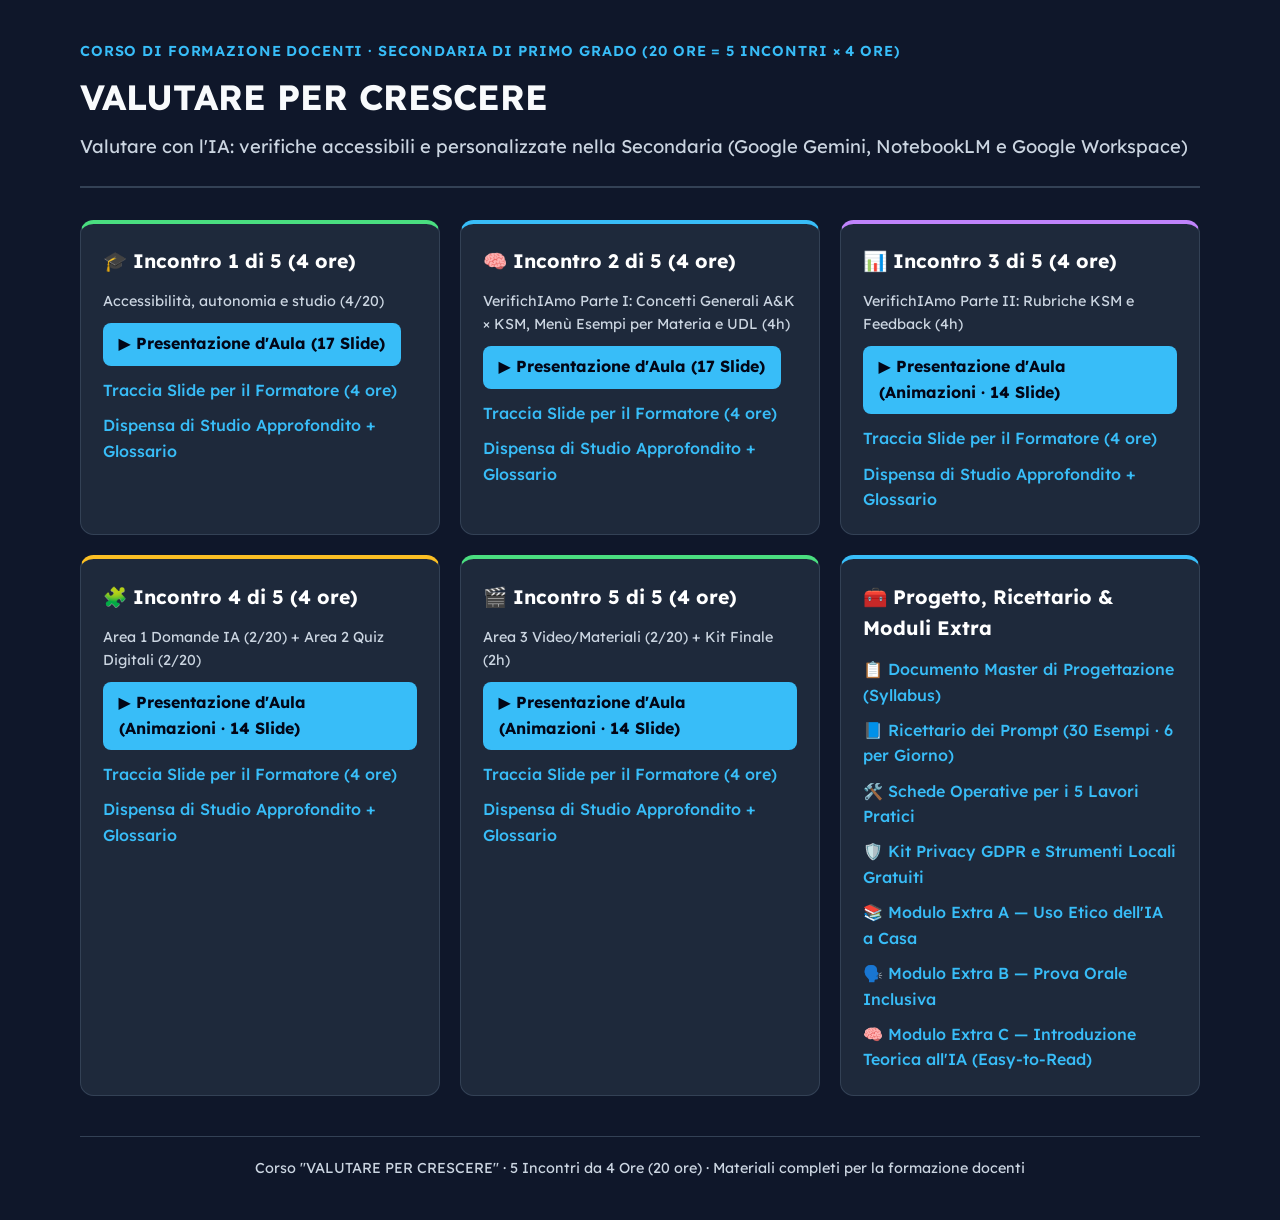
<file: index.html>
<!DOCTYPE html>
<html lang="it">
<head>
  <meta charset="UTF-8" />
  <meta name="viewport" content="width=device-width, initial-scale=1.0" />
  <title>VALUTARE PER CRESCERE — Corso IA nella Didattica e nella Valutazione (5 Giorni × 4 Ore)</title>
  <link rel="preconnect" href="https://fonts.googleapis.com">
  <link rel="preconnect" href="https://fonts.gstatic.com" crossorigin>
  <link href="https://fonts.googleapis.com/css2?family=Atkinson+Hyperlegible:wght@400;700&family=Lexend:wght@400;600;700&display=swap" rel="stylesheet">
  <style>
    :root {
      --bg: #0f172a;
      --card: #1e293b;
      --text: #f8fafc;
      --muted: #cbd5e1;
      --accent: #38bdf8;
      --green: #4ade80;
      --amber: #fbbf24;
      --purple: #c084fc;
      --border: #334155;
    }
    * { box-sizing: border-box; margin: 0; padding: 0; }
    body {
      font-family: 'Lexend', 'Atkinson Hyperlegible', system-ui, sans-serif;
      background: var(--bg);
      color: var(--text);
      line-height: 1.6;
      padding: 2.5rem 1.5rem;
    }
    .container { max-width: 1120px; margin: 0 auto; }
    header {
      border-bottom: 2px solid var(--border);
      padding-bottom: 1.5rem;
      margin-bottom: 2rem;
    }
    .kicker {
      color: var(--accent);
      font-size: 0.9rem;
      font-weight: 600;
      text-transform: uppercase;
      letter-spacing: 0.06em;
    }
    h1 { font-size: 2.2rem; margin: 0.4rem 0; }
    .subtitle { color: var(--muted); font-size: 1.15rem; }
    .grid {
      display: grid;
      grid-template-columns: repeat(auto-fit, minmax(310px, 1fr));
      gap: 1.25rem;
    }
    .card {
      background: var(--card);
      border: 1px solid var(--border);
      border-radius: 0.85rem;
      padding: 1.35rem;
    }
    .card.blue { border-top: 4px solid var(--accent); }
    .card.green { border-top: 4px solid var(--green); }
    .card.amber { border-top: 4px solid var(--amber); }
    .card.purple { border-top: 4px solid var(--purple); }
    h2 { font-size: 1.22rem; margin-bottom: 0.85rem; color: #fff; }
    ul { list-style: none; display: flex; flex-direction: column; gap: 0.6rem; }
    a {
      color: var(--accent);
      text-decoration: none;
      font-weight: 500;
    }
    a:hover { text-decoration: underline; }
    .btn {
      display: inline-block;
      background: var(--accent);
      color: #020617;
      font-weight: 700;
      padding: 0.55rem 1rem;
      border-radius: 0.5rem;
      margin-bottom: 0.75rem;
    }
    .btn:hover { background: #7dd3fc; text-decoration: none; }
    footer {
      margin-top: 2.5rem;
      padding-top: 1.25rem;
      border-top: 1px solid var(--border);
      color: var(--muted);
      font-size: 0.9rem;
      text-align: center;
    }
  </style>
</head>
<body>
  <div class="container">
    <header>
      <div class="kicker">Corso di Formazione Docenti · Secondaria di Primo Grado (20 ore = 5 Incontri × 4 Ore)</div>
      <h1>VALUTARE PER CRESCERE</h1>
      <p class="subtitle">Valutare con l'IA: verifiche accessibili e personalizzate nella Secondaria (Google Gemini, NotebookLM e Google Workspace)</p>
    </header>

    <div class="grid">
      <section class="card green">
        <h2>🎓 Incontro 1 di 5 (4 ore)</h2>
        <p style="font-size:0.9rem; color:var(--muted); margin-bottom:0.6rem;">Accessibilità, autonomia e studio (4/20)</p>
        <a class="btn" href="Incontro_1/Incontro_1_Presentazione_Aula.html">▶ Presentazione d'Aula (17 Slide)</a>
        <ul>
          <li><a href="Incontro_1/Incontro_1_Slide_Visualizzazione_Aula.html">Traccia Slide per il Formatore (4 ore)</a></li>
          <li><a href="Incontro_1/Incontro_1_Dispensa_Studio_Approfondito.html">Dispensa di Studio Approfondito + Glossario</a></li>
        </ul>
      </section>

      <section class="card blue">
        <h2>🧠 Incontro 2 di 5 (4 ore)</h2>
        <p style="font-size:0.9rem; color:var(--muted); margin-bottom:0.6rem;">VerifichIAmo Parte I: Concetti Generali A&amp;K × KSM, Menù Esempi per Materia e UDL (4h)</p>
        <a class="btn" href="Incontro_2/Incontro_2_Presentazione_Aula.html">▶ Presentazione d'Aula (17 Slide)</a>
        <ul>
          <li><a href="Incontro_2/Incontro_2_Slide_Visualizzazione_Aula.html">Traccia Slide per il Formatore (4 ore)</a></li>
          <li><a href="Incontro_2/Incontro_2_Dispensa_Studio_Approfondito.html">Dispensa di Studio Approfondito + Glossario</a></li>
        </ul>
      </section>

      <section class="card purple">
        <h2>📊 Incontro 3 di 5 (4 ore)</h2>
        <p style="font-size:0.9rem; color:var(--muted); margin-bottom:0.6rem;">VerifichIAmo Parte II: Rubriche KSM e Feedback (4h)</p>
        <a class="btn" href="Incontro_3/Incontro_3_Presentazione_Aula.html">▶ Presentazione d'Aula (Animazioni · 14 Slide)</a>
        <ul>
          <li><a href="Incontro_3/Incontro_3_Slide_Visualizzazione_Aula.html">Traccia Slide per il Formatore (4 ore)</a></li>
          <li><a href="Incontro_3/Incontro_3_Dispensa_Studio_Approfondito.html">Dispensa di Studio Approfondito + Glossario</a></li>
        </ul>
      </section>

      <section class="card amber">
        <h2>🧩 Incontro 4 di 5 (4 ore)</h2>
        <p style="font-size:0.9rem; color:var(--muted); margin-bottom:0.6rem;">Area 1 Domande IA (2/20) + Area 2 Quiz Digitali (2/20)</p>
        <a class="btn" href="Incontro_4/Incontro_4_Presentazione_Aula.html">▶ Presentazione d'Aula (Animazioni · 14 Slide)</a>
        <ul>
          <li><a href="Incontro_4/Incontro_4_Slide_Visualizzazione_Aula.html">Traccia Slide per il Formatore (4 ore)</a></li>
          <li><a href="Incontro_4/Incontro_4_Dispensa_Studio_Approfondito.html">Dispensa di Studio Approfondito + Glossario</a></li>
        </ul>
      </section>

      <section class="card green">
        <h2>🎬 Incontro 5 di 5 (4 ore)</h2>
        <p style="font-size:0.9rem; color:var(--muted); margin-bottom:0.6rem;">Area 3 Video/Materiali (2/20) + Kit Finale (2h)</p>
        <a class="btn" href="Incontro_5/Incontro_5_Presentazione_Aula.html">▶ Presentazione d'Aula (Animazioni · 14 Slide)</a>
        <ul>
          <li><a href="Incontro_5/Incontro_5_Slide_Visualizzazione_Aula.html">Traccia Slide per il Formatore (4 ore)</a></li>
          <li><a href="Incontro_5/Incontro_5_Dispensa_Studio_Approfondito.html">Dispensa di Studio Approfondito + Glossario</a></li>
        </ul>
      </section>

      <section class="card blue">
        <h2>🧰 Progetto, Ricettario & Moduli Extra</h2>
        <ul>
          <li><a href="00_Progetto_Corso_Valutare_per_Crescere.html">📋 Documento Master di Progettazione (Syllabus)</a></li>
          <li><a href="Materiali_Trasversali/01_Ricettario_Prompt_30_Esempi_Scuola_Media.html">📘 Ricettario dei Prompt (30 Esempi · 6 per Giorno)</a></li>
          <li><a href="Materiali_Trasversali/02_Schede_Operative_5_Lavori_Pratici.html">🛠️ Schede Operative per i 5 Lavori Pratici</a></li>
          <li><a href="Materiali_Trasversali/03_Kit_Privacy_GDPR_e_Strumenti_Locali.html">🛡️ Kit Privacy GDPR e Strumenti Locali Gratuiti</a></li>
          <li><a href="Moduli_Extra/Modulo_Extra_A_Uso_Etico_IA_Alunni_Casa.html">📚 Modulo Extra A — Uso Etico dell'IA a Casa</a></li>
          <li><a href="Moduli_Extra/Modulo_Extra_B_Prova_Orale_Inclusiva.html">🗣️ Modulo Extra B — Prova Orale Inclusiva</a></li>
          <li><a href="Moduli_Extra/Modulo_Extra_C_Introduzione_Teorica_IA.html">🧠 Modulo Extra C — Introduzione Teorica all'IA (Easy-to-Read)</a></li>
        </ul>
      </section>
    </div>

    <footer>
      Corso "VALUTARE PER CRESCERE" · 5 Incontri da 4 Ore (20 ore) · Materiali completi per la formazione docenti
    </footer>
  </div>
</body>
</html>
</file>
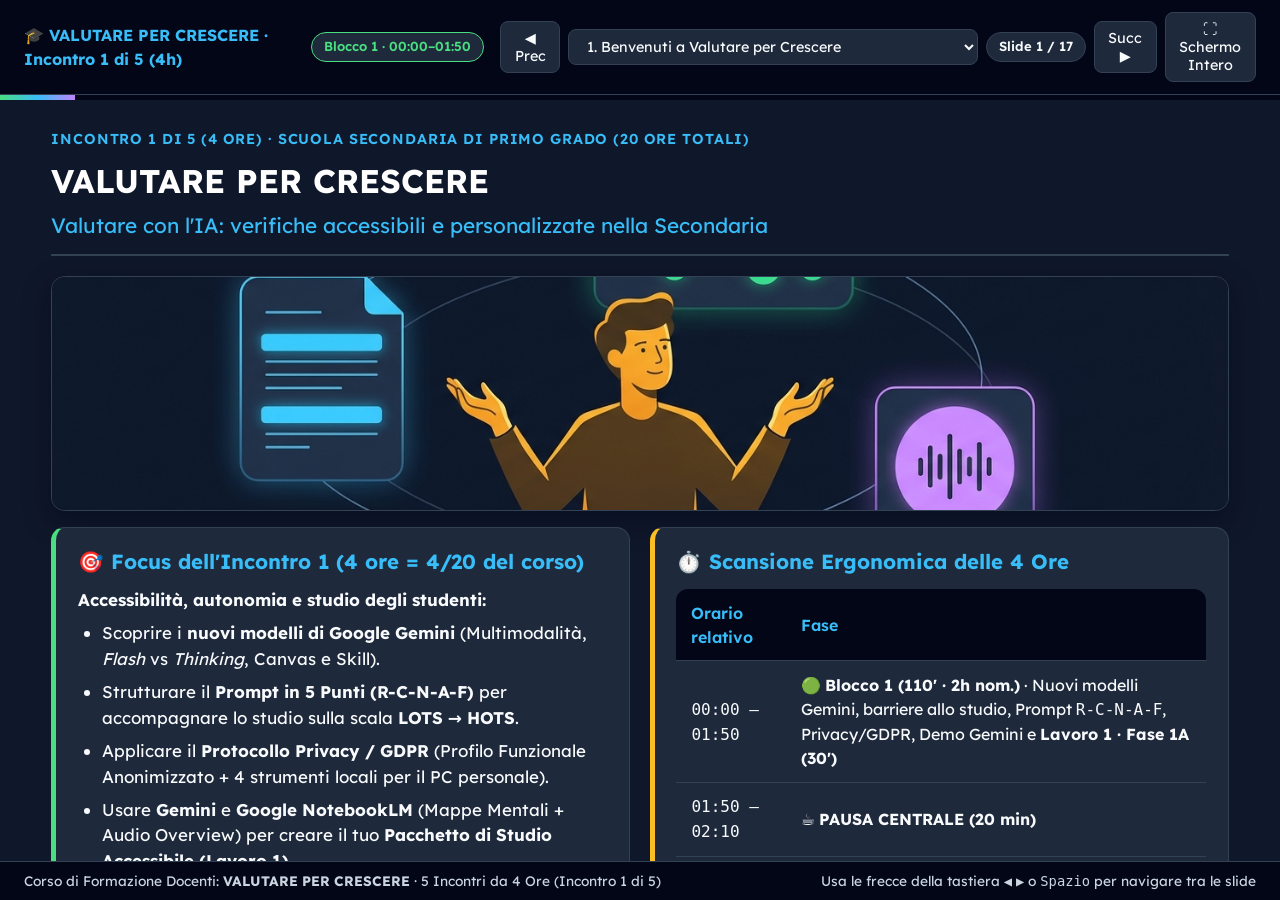
<file: Incontro_1/Incontro_1_Presentazione_Aula.html>
<!DOCTYPE html>
<html lang="it">
<head>
  <meta charset="UTF-8" />
  <meta name="viewport" content="width=device-width, initial-scale=1.0" />
  <title>VALUTARE PER CRESCERE — Incontro 1 di 5 (4 ore · Presentazione d'Aula)</title>
  <link rel="preconnect" href="https://fonts.googleapis.com">
  <link rel="preconnect" href="https://fonts.gstatic.com" crossorigin>
  <link href="https://fonts.googleapis.com/css2?family=Atkinson+Hyperlegible:ital,wght@0,400;0,700;1,400&family=Lexend:wght@400;500;600;700&display=swap" rel="stylesheet">
  <link rel="stylesheet" href="../assets/presentazione.css" />
</head>
<body>
  <header>
    <div class="brand">
      <span>🎓 VALUTARE PER CRESCERE · Incontro 1 di 5 (4h)</span>
      <span id="block-badge" class="badge b1">Blocco 1 · 00:00–01:50</span>
    </div>
    <div class="controls">
      <button id="prev-btn" onclick="prevSlide()" title="Slide precedente (Freccia Sinistra)">◀ Prec</button>
      <select id="slide-select" onchange="jumpToSlide(this.value)" aria-label="Seleziona slide"></select>
      <span id="counter" class="badge">Slide 1 / 17</span>
      <button id="next-btn" onclick="nextSlide()" title="Slide successiva (Freccia Destra / Spazio)">Succ ▶</button>
      <button onclick="toggleFullScreen()" title="Schermo intero">⛶ Schermo Intero</button>
    </div>
  </header>
  <div id="progress-container"><div id="progress-bar"></div></div>

  <main>
    <!-- SLIDE 1 -->
    <section class="slide" data-block="Blocco 1 · 00:00–01:50" data-badge="b1" data-title="1. Benvenuti a Valutare per Crescere">
      <div class="slide-header">
        <div class="slide-kicker">Incontro 1 di 5 (4 ore) · Scuola Secondaria di Primo Grado (20 ore totali)</div>
        <h1>VALUTARE PER CRESCERE</h1>
        <p style="color:var(--accent); font-size:1.3rem; margin-top:0.3rem;">Valutare con l'IA: verifiche accessibili e personalizzate nella Secondaria</p>
      </div>
      <img class="hero-banner" src="../assets/img/hero_inc1.jpg" alt="Docente al centro con strumenti multimodali inclusivi (testo, mappa mentale e audio)" />
      <div class="grid-2">
        <div class="card highlight-green">
          <h2>🎯 Focus dell'Incontro 1 (4 ore = 4/20 del corso)</h2>
          <p style="margin-bottom:0.5rem;"><strong>Accessibilità, autonomia e studio degli studenti:</strong></p>
          <ul>
            <li>Scoprire i <strong>nuovi modelli di Google Gemini</strong> (Multimodalità, <em>Flash</em> vs <em>Thinking</em>, Canvas e Skill).</li>
            <li>Strutturare il <strong>Prompt in 5 Punti (R-C-N-A-F)</strong> per accompagnare lo studio sulla scala <strong>LOTS → HOTS</strong>.</li>
            <li>Applicare il <strong>Protocollo Privacy / GDPR</strong> (Profilo Funzionale Anonimizzato + 4 strumenti locali per il PC personale).</li>
            <li>Usare <strong>Gemini</strong> e <strong>Google NotebookLM</strong> (Mappe Mentali + Audio Overview) per creare il tuo <strong>Pacchetto di Studio Accessibile (Lavoro 1)</strong>.</li>
          </ul>
        </div>
        <div class="card highlight-amber">
          <h2>⏱️ Scansione Ergonomica delle 4 Ore</h2>
          <table>
            <tr><th>Orario relativo</th><th>Fase</th></tr>
            <tr><td><code>00:00 – 01:50</code></td><td>🟢 <strong>Blocco 1 (110' · 2h nom.)</strong> · Nuovi modelli Gemini, barriere allo studio, Prompt <code>R-C-N-A-F</code>, Privacy/GDPR, Demo Gemini e <strong>Lavoro 1 · Fase 1A (30')</strong></td></tr>
            <tr><td><code>01:50 – 02:10</code></td><td>☕ <strong>PAUSA CENTRALE (20 min)</strong></td></tr>
            <tr><td><code>02:10 – 04:00</code></td><td>🔵 <strong>Blocco 2 (110' · 2h nom.)</strong> · Google NotebookLM (Mappe Mentali + Audio Overview), <strong>Lavoro 1 · Fase 1B (45')</strong> e Galleria tra pari (30')</td></tr>
          </table>
        </div>
      </div>
    </section>

    <!-- SLIDE 2 -->
    <section class="slide" data-block="Blocco 1 · 00:00–01:50" data-badge="b1" data-title="2. Setup Operativo in Laboratorio">
      <div class="slide-header">
        <div class="slide-kicker">Logistica del Laboratorio Informatico · 10 minuti</div>
        <h1>Setup Operativo sul tuo Google Drive</h1>
      </div>
      <div class="grid-2">
        <div class="card highlight-blue">
          <h2>📁 1. Crea la tua Cartella per i 5 Giorni</h2>
          <ol>
            <li>Accedi a Chrome con il tuo account <strong>Google Workspace for Education</strong>.</li>
            <li>Apri <strong>Google Drive</strong> e crea la cartella principale:<br/><code>Corso_Valutare_Per_Crescere</code></li>
            <li>Crea all'interno le <strong>5 sottocartelle</strong> (una per ciascun incontro da 4 ore):
              <ul>
                <li><code>01_Incontro1_Studio_Accessibile</code> (Oggi!)</li>
                <li><code>02_Incontro2_Verifica_UDL_Multilivello</code></li>
                <li><code>03_Incontro3_Rubrica_KSM_e_Feedback</code></li>
                <li><code>04_Incontro4_Banca_Quesiti_e_Quiz_Digitale</code></li>
                <li><code>05_Incontro5_Verifica_Multimodale_e_Kit_Finale</code></li>
              </ul>
            </li>
          </ol>
        </div>
        <div class="card highlight-amber">
          <h2>🌐 2. Apri i 2 Strumenti IA di Oggi</h2>
          <ul>
            <li>Scheda 1: <strong>Google Gemini</strong> → <code>gemini.google.com</code></li>
            <li>Scheda 2: <strong>Google NotebookLM</strong> → <code>notebooklm.google</code></li>
          </ul>
          <div class="trainer-note">
            ⚠️ <strong>Regola di sicurezza in laboratorio:</strong> i PC della scuola sono condivisi. Salva sempre i tuoi lavori su Google Drive (mai sul Desktop locale) e ricorda di fare <strong>Logout</strong> a fine pomeriggio!
          </div>
        </div>
      </div>
    </section>

    <!-- SLIDE 3 -->
    <section class="slide" data-block="Blocco 1 · 00:00–01:50" data-badge="b1" data-title="3. Il Filo Rosso dei 5 Giorni (20 ore)">
      <div class="slide-header">
        <div class="slide-kicker">Architettura 5 Giorni × 4 Ore · 1 Lavoro Pratico al Giorno</div>
        <h1>Il Filo Rosso: 5 Lavori in Aula → 1 Kit Pronto per la Classe</h1>
      </div>
      <p>Scegli oggi <strong>un argomento reale della tua disciplina</strong>: in ciascuna delle 5 giornate costruirai un tassello del tuo <strong>Kit Valutativo Inclusivo</strong>.</p>
      <div class="visual-box">
        <svg viewBox="0 0 1000 110" xmlns="http://www.w3.org/2000/svg" role="img" aria-label="Timeline dei 5 giorni del corso">
          <defs>
            <linearGradient id="tlGrad" x1="0" y1="0" x2="1" y2="0">
              <stop offset="0%" stop-color="#4ade80"/>
              <stop offset="50%" stop-color="#38bdf8"/>
              <stop offset="100%" stop-color="#c084fc"/>
            </linearGradient>
          </defs>
          <line x1="90" y1="45" x2="910" y2="45" stroke="url(#tlGrad)" stroke-width="5" stroke-linecap="round"/>
          <g transform="translate(90,45)"><circle r="22" fill="#0f172a" stroke="#4ade80" stroke-width="4"/><text y="6" text-anchor="middle" fill="#4ade80" font-weight="700" font-size="16">G1</text><text y="46" text-anchor="middle" fill="#f8fafc" font-size="13" font-weight="600">Studio Easy</text></g>
          <g transform="translate(295,45)"><circle r="22" fill="#0f172a" stroke="#38bdf8" stroke-width="4"/><text y="6" text-anchor="middle" fill="#38bdf8" font-weight="700" font-size="16">G2</text><text y="46" text-anchor="middle" fill="#f8fafc" font-size="13" font-weight="600">Verifica UDL</text></g>
          <g transform="translate(500,45)"><circle r="22" fill="#0f172a" stroke="#c084fc" stroke-width="4"/><text y="6" text-anchor="middle" fill="#c084fc" font-weight="700" font-size="16">G3</text><text y="46" text-anchor="middle" fill="#f8fafc" font-size="13" font-weight="600">Rubrica KSM</text></g>
          <g transform="translate(705,45)"><circle r="22" fill="#0f172a" stroke="#fbbf24" stroke-width="4"/><text y="6" text-anchor="middle" fill="#fbbf24" font-weight="700" font-size="16">G4</text><text y="46" text-anchor="middle" fill="#f8fafc" font-size="13" font-weight="600">Quiz Digitali</text></g>
          <g transform="translate(910,45)"><circle r="24" fill="#1e293b" stroke="#4ade80" stroke-width="4"/><text y="6" text-anchor="middle" fill="#4ade80" font-weight="700" font-size="15">KIT</text><text y="46" text-anchor="middle" fill="#4ade80" font-size="13" font-weight="700">G5 · Video &amp; Kit</text></g>
        </svg>
      </div>
      <table>
        <thead>
          <tr><th>Giornata (4h)</th><th>Moduli del Corso (20/20)</th><th>Lavoro Pratico della Giornata</th></tr>
        </thead>
        <tbody>
          <tr>
            <td>🟢 <strong>Incontro 1 (4h)</strong></td>
            <td>Accessibilità, autonomia e studio degli studenti (<code>4/20</code>)</td>
            <td><strong>Lavoro 1 (Fase 1A + 1B)</strong>: Scheda Easy-to-Read (Gemini) + Mappa Mentale & Audio Overview (NotebookLM)</td>
          </tr>
          <tr>
            <td>🔵 <strong>Incontro 2 (4h)</strong></td>
            <td>VerifichIAmo con l'IA — Parte I (<code>4h su 10/20</code>)</td>
            <td><strong>Lavoro 2 (Fase 2A + 2B)</strong>: Radiografia verifica + Verifica UDL a 3 Livelli (LOTS → HOTS) &amp; Skill</td>
          </tr>
          <tr>
            <td>🟣 <strong>Incontro 3 (4h)</strong></td>
            <td>VerifichIAmo con l'IA — Parte II (<code>4h su 10/20</code>)</td>
            <td><strong>Lavoro 3 (Fase 3A + 3B)</strong>: Rubrica KSM in Fogli + Autovalutazione + Feedback Formativo & Recupero</td>
          </tr>
          <tr>
            <td>🟠 <strong>Incontro 4 (4h)</strong></td>
            <td>Area 1 Domande con IA (<code>2/20</code>) + Area 2 Quiz Digitali (<code>2/20</code>)</td>
            <td><strong>Lavoro 4 (Fase 4A + 4B)</strong>: Banca Quesiti in Fogli + Google Modulo Quiz con Feedback e Ramificazione</td>
          </tr>
          <tr>
            <td>🟡 <strong>Incontro 5 (4h)</strong></td>
            <td>Area 3 Video/Materiali (<code>2/20</code>) + VerifichIAmo Parte III (<code>2h su 10/20</code>)</td>
            <td><strong>Lavoro 5 (Fase 5A + 5B)</strong>: Verifica Multimodale su Video/Materiali + Orchestrazione e Peer-Review del Kit</td>
          </tr>
        </tbody>
      </table>
    </section>

    <!-- SLIDE 4 -->
    <section class="slide" data-block="Blocco 1 · 00:00–01:50" data-badge="b1" data-title="4. Cosa cambia con i nuovi modelli di Gemini">
      <div class="slide-header">
        <div class="slide-kicker">Focus Tecnologico · Ecosistema Google Gratuito</div>
        <h1>Cosa Cambia con i Nuovi Modelli di Google Gemini?</h1>
      </div>
      <table>
        <thead>
          <tr>
            <th>Nuova Funzionalità</th>
            <th>Cosa significa sul piano tecnico</th>
            <th>Vantaggio pratico per il docente di Scuola Media</th>
          </tr>
        </thead>
        <tbody>
          <tr>
            <td>📸 <strong>1. Multimodalità Nativa</strong></td>
            <td>Elabora contemporaneamente testo, foto, schemi, grafici e PDF in un'unica ampia finestra di contesto.</td>
            <td>Fotografi la pagina del libro cartaceo o una vecchia verifica stampata e la trasformi subito senza ricopiare nulla.</td>
          </tr>
          <tr>
            <td>🧠 <strong>2. Modelli Rapidi (<em>Flash</em>) vs Ragionamento (<em>Thinking</em>)</strong></td>
            <td>I modelli <em>Thinking</em> eseguono una catena di pensiero (<em>Chain-of-Thought</em>) verificando vincoli e calcoli prima di rispondere.</td>
            <td>Usi <em>Flash</em> per glossari e testi ad alta leggibilità; usi <em>Thinking</em> per problemi di Matematica, verifiche LOTS→HOTS e <em>"Caccia all'errore"</em>.</td>
          </tr>
          <tr>
            <td>✍️ <strong>3. Gemini Canvas &amp; Skill</strong></td>
            <td>Area di editing affiancata (Canvas) e competenze/assistenti pre-istruiti salvabili (Skill).</td>
            <td>Selezioni col mouse solo 3 righe troppo difficili e le semplifichi al volo; salvi le regole della tua materia in una Skill.</td>
          </tr>
          <tr>
            <td>📄 <strong>4. Esportazione 1-Clic in Workspace</strong></td>
            <td>Ponte nativo tra Gemini, Google Documenti e Google Fogli.</td>
            <td>Nessun copia-incolla manuale che perde la formattazione delle tabelle o delle griglie.</td>
          </tr>
        </tbody>
      </table>
    </section>

    <!-- SLIDE 5 -->
    <section class="slide" data-block="Blocco 1 · 00:00–01:50" data-badge="b1" data-title="5. Barriere allo studio e UDL nella Secondaria">
      <div class="slide-header">
        <div class="slide-kicker">Scuola Secondaria di I Grado (11–14 anni)</div>
        <h1>Abbattere le Barriere Strumentali senza Abbassare la Dignità Cognitiva</h1>
      </div>
      <div class="grid-2">
        <div class="card highlight-red">
          <h2>🚧 Cosa blocca lo studio autonomo a casa?</h2>
          <ul>
            <li><strong>DSA (L. 170/2010)</strong>: affaticamento nella decodifica visiva e saturazione della <em>memoria di lavoro</em> su periodi lunghi.</li>
            <li><strong>NAI / Italiano L2</strong>: competenza cognitiva integra, ma blocco sulla <em>lingua astratta dello studio</em> (passivi, subordinate, lessico tecnico non spiegato).</li>
            <li><strong>Disabilità (L. 104/92) e FIL</strong>: bisogno di ancoraggi concreti, esempi quotidiani e passaggi guidati.</li>
            <li><strong>ADHD / Funzioni Esecutive</strong>: smarrimento davanti al "muro di testo" privo di micro-obiettivi visivi.</li>
          </ul>
        </div>
        <div class="card highlight-green">
          <h2>💡 La Risposta UDL + IA</h2>
          <ul>
            <li><strong>Ridurre il Carico Cognitivo Estraneo</strong> (font, sintassi contorta, impaginazione confusa) per liberare energie sul <strong>Carico Pertinente</strong> (capire e ragionare).</li>
            <li><strong>Molteplici canali (UDL)</strong>: Testo <em>Easy-to-Read</em> + Mappa Mentale visiva + Audio Overview parlato.</li>
            <li><strong>Scaffolding</strong>: fornire la "rampa di accesso" (banca parole, esempio svolto, suggerimento) per far salire tutti verso il ragionamento!</li>
          </ul>
        </div>
      </div>
      <div class="visual-box">
        <svg viewBox="0 0 960 118" xmlns="http://www.w3.org/2000/svg" role="img" aria-label="Confronto Carico Cognitivo prima e dopo UDL con IA">
          <text x="10" y="24" fill="#cbd5e1" font-size="14" font-weight="600">PRIMA (Testo tradizionale denso)</text>
          <rect x="10" y="34" width="750" height="22" rx="6" fill="#f87171"/>
          <text x="385" y="49" text-anchor="middle" fill="#020617" font-size="12" font-weight="700">80% Carico Estraneo (decodifica, muro di testo, lessico oscuro)</text>
          <rect x="764" y="34" width="186" height="22" rx="6" fill="#38bdf8"/>
          <text x="857" y="49" text-anchor="middle" fill="#020617" font-size="12" font-weight="700">20% Ragionamento</text>

          <text x="10" y="82" fill="#4ade80" font-size="14" font-weight="600">DOPO (UDL + Gemini Easy-to-Read + NotebookLM)</text>
          <rect x="10" y="90" width="140" height="22" rx="6" fill="#fbbf24"/>
          <text x="80" y="105" text-anchor="middle" fill="#020617" font-size="12" font-weight="700">15% Estraneo</text>
          <rect x="154" y="90" width="796" height="22" rx="6" fill="#4ade80"/>
          <text x="552" y="105" text-anchor="middle" fill="#020617" font-size="12" font-weight="700">85% Carico Pertinente liberato per capire, collegare e ragionare!</text>
        </svg>
      </div>
    </section>

    <!-- SLIDE 6 -->
    <section class="slide" data-block="Blocco 1 · 00:00–01:50" data-badge="b1" data-title="6. La Scala LOTS -> HOTS per guidare l'IA">
      <div class="slide-header">
        <div class="slide-kicker">Tassonomia di Anderson & Krathwohl (2001) + Criterio KSM</div>
        <h1>Perché "Studiare solo a Memoria" (LOTS 1) Penalizza i Più Fragili</h1>
      </div>
      <div class="visual-box" style="margin-top:0; margin-bottom:0.8rem;">
        <svg viewBox="0 0 960 125" xmlns="http://www.w3.org/2000/svg" role="img" aria-label="Scala ascendente LOTS verso HOTS">
          <rect x="15" y="84" width="142" height="32" rx="6" fill="#1e293b" stroke="#4ade80" stroke-width="2"/><text x="86" y="104" text-anchor="middle" fill="#4ade80" font-size="12" font-weight="700">1. Ricordare</text>
          <rect x="172" y="68" width="142" height="48" rx="6" fill="#1e293b" stroke="#4ade80" stroke-width="2"/><text x="243" y="96" text-anchor="middle" fill="#4ade80" font-size="12" font-weight="700">2. Comprendere</text>
          <rect x="329" y="52" width="142" height="64" rx="6" fill="#1e293b" stroke="#38bdf8" stroke-width="2"/><text x="400" y="88" text-anchor="middle" fill="#38bdf8" font-size="12" font-weight="700">3. Applicare</text>
          <rect x="486" y="36" width="142" height="80" rx="6" fill="#1e293b" stroke="#38bdf8" stroke-width="2"/><text x="557" y="80" text-anchor="middle" fill="#38bdf8" font-size="12" font-weight="700">4. Analizzare</text>
          <rect x="643" y="20" width="142" height="96" rx="6" fill="#1e293b" stroke="#c084fc" stroke-width="2"/><text x="714" y="72" text-anchor="middle" fill="#c084fc" font-size="12" font-weight="700">5. Valutare</text>
          <rect x="800" y="6" width="145" height="110" rx="6" fill="#1e293b" stroke="#fbbf24" stroke-width="2.5"/><text x="872" y="65" text-anchor="middle" fill="#fbbf24" font-size="12" font-weight="700">6. Creare</text>
          <text x="165" y="22" fill="#4ade80" font-size="12" font-weight="700">LOTS (Asse K)</text>
          <text x="478" y="22" text-anchor="middle" fill="#38bdf8" font-size="12" font-weight="700">PONTE (Asse S)</text>
          <text x="714" y="13" text-anchor="middle" fill="#c084fc" font-size="12" font-weight="700">HOTS (Asse M)</text>
        </svg>
      </div>
      <table>
        <thead>
          <tr>
            <th>Fascia</th>
            <th>Processo Cognitivo</th>
            <th>Cosa fa l'IA se NON la guidiamo</th>
            <th>Come istruiamo Gemini (Scaffolding Inclusivo)</th>
          </tr>
        </thead>
        <tbody>
          <tr>
            <td><strong>LOTS</strong></td>
            <td><strong>1. Ricordare</strong> <code>[A1, B1]</code></td>
            <td>❌ Genera 80% di domande mnemoniche (date, elenchi a vuoto).</td>
            <td>✅ Banche di parole, immagini etichettate, abbinamenti guidati.</td>
          </tr>
          <tr>
            <td><strong>LOTS</strong></td>
            <td><strong>2. Comprendere</strong> <code>[A2, B2]</code></td>
            <td>❌ Riassunti generici che tagliano i nessi causa-effetto.</td>
            <td>✅ Testi <em>Easy-to-Read</em>, metafore concrete, spiegazioni dialogate.</td>
          </tr>
          <tr>
            <td><strong>Ponte</strong></td>
            <td><strong>3. Applicare</strong> <code>[C3]</code></td>
            <td>❌ Esercizi privi di guida procedurale.</td>
            <td>✅ Procedura spezzettata <em>Passo 1 / Passo 2</em> + 1° esercizio già svolto.</td>
          </tr>
          <tr>
            <td><strong>HOTS</strong></td>
            <td><strong>4. Analizzare · 5. Valutare · 6. Creare</strong></td>
            <td>❌ Esclude gli HOTS dalle versioni facilitate!</td>
            <td>✅ Tabelle comparative semicompilate + <strong>"Caccia all'errore"</strong> con frasi-avvio.</td>
          </tr>
        </tbody>
      </table>
    </section>

    <!-- SLIDE 7 -->
    <section class="slide" data-block="Blocco 1 · 00:00–01:50" data-badge="b1" data-title="7. Il Framework R-C-N-A-F per governare Gemini">
      <div class="slide-header">
        <div class="slide-kicker">Ingegneria del Prompt Didattico</div>
        <h1>Governare Gemini fin dal Giorno 1: Il Prompt in 5 Punti (R-C-N-A-F)</h1>
      </div>
      <table>
        <thead>
          <tr>
            <th>Codice</th>
            <th>Blocco del Prompt</th>
            <th>Formula Operativa da usare su Gemini</th>
          </tr>
        </thead>
        <tbody>
          <tr>
            <td><strong>[R]</strong></td>
            <td><strong>RUOLO</strong></td>
            <td><em>"Agisci come docente esperto di [Materia] nella Scuola Secondaria di I grado e specialista in didattica inclusiva UDL..."</em></td>
          </tr>
          <tr>
            <td><strong>[C]</strong></td>
            <td><strong>CLASSE</strong></td>
            <td><em>"Classe [1ª/2ª/3ª] media (studenti di [11/12/13] anni)..."</em></td>
          </tr>
          <tr>
            <td><strong>[N]</strong></td>
            <td><strong>NUCLEI E SCALA LOTS → HOTS</strong></td>
            <td><em>"Conserva questi nuclei fondanti [...] e accompagna lo studente dal Ricordare [A1] al Comprendere le relazioni [B2] e all'Applicare [C3]..."</em></td>
          </tr>
          <tr>
            <td><strong>[A]</strong></td>
            <td><strong>ACCESSIBILITÀ (Profilo Anonimo)</strong></td>
            <td><em>"Regole Easy-to-Read: frasi attive di max 15-18 parole, zero doppie negazioni, paragrafi con titolo-domanda, termini tecnici in GRASSETTO..."</em></td>
          </tr>
          <tr>
            <td><strong>[F]</strong></td>
            <td><strong>FORMATO DI OUTPUT</strong></td>
            <td><em>"Restituisci: 1) Testo adattato; 2) Tabella Glossario con esempi; 3) 3 domande-guida con suggerimento [Aiuto: ...] pronte per Esporta in Documenti."</em></td>
          </tr>
        </tbody>
      </table>
    </section>

    <!-- SLIDE 8 -->
    <section class="slide" data-block="Blocco 1 · 00:00–01:50" data-badge="b1" data-title="8. Privacy, GDPR e Profilo Funzionale Anonimizzato">
      <div class="slide-header">
        <div class="slide-kicker">Tutela dei Minori · GDPR Art. 9 · AI Act · Linee Guida MIM</div>
        <h1>Privacy e IA a Scuola: Il Profilo Funzionale Anonimizzato</h1>
      </div>
      <div class="visual-box" style="margin-top:0; margin-bottom:0.8rem;">
        <svg viewBox="0 0 960 90" xmlns="http://www.w3.org/2000/svg" role="img" aria-label="Flusso Filtro Privacy GDPR verso Gemini">
          <rect x="10" y="16" width="235" height="58" rx="10" fill="#1e293b" stroke="#f87171" stroke-width="2"/>
          <text x="127" y="40" text-anchor="middle" fill="#f87171" font-size="13" font-weight="700">❌ DATI SENSIBILI</text>
          <text x="127" y="60" text-anchor="middle" fill="#cbd5e1" font-size="12">Nomi, PEI, PDP, ICD-10</text>
          <line x1="250" y1="45" x2="310" y2="45" stroke="#f87171" stroke-width="3" stroke-dasharray="6,4"/>
          <rect x="315" y="10" width="230" height="70" rx="12" fill="#020617" stroke="#fbbf24" stroke-width="2.5"/>
          <text x="430" y="38" text-anchor="middle" fill="#fbbf24" font-size="14" font-weight="700">🛡️ FILTRO GDPR DOCENTE</text>
          <text x="430" y="60" text-anchor="middle" fill="#cbd5e1" font-size="12">Trasforma in bisogni funzionali</text>
          <line x1="550" y1="45" x2="615" y2="45" stroke="#4ade80" stroke-width="3"/>
          <polygon points="615,38 628,45 615,52" fill="#4ade80"/>
          <rect x="632" y="16" width="318" height="58" rx="10" fill="#1e293b" stroke="#4ade80" stroke-width="2"/>
          <text x="791" y="40" text-anchor="middle" fill="#4ade80" font-size="13" font-weight="700">✅ PROFILO ANONIMIZZATO → GEMINI</text>
          <text x="791" y="60" text-anchor="middle" fill="#cbd5e1" font-size="12">Frasi brevi, glossario, parole chiave, scaffolding</text>
        </svg>
      </div>
      <table>
        <thead>
          <tr>
            <th style="width:38%;">❌ Prompt VIETATO (Viola il GDPR)</th>
            <th>✅ Prompt CORRETTO (Profilo Funzionale Anonimizzato)</th>
          </tr>
        </thead>
        <tbody>
          <tr>
            <td><em>"Adatta questa pagina per Luca Bianchi della 1ª C che ha dislessia severa F81.0 e ADHD come da PDP..."</em></td>
            <td><em>"Adatta questo testo per una 1ª media includendo accorgimenti per studenti con affaticamento nella decodifica della lettura e tempi brevi di attenzione: usa paragrafi di max 4 righe con titolo-domanda, frasi attive sotto le 16 parole e parole chiave in grassetto."</em></td>
          </tr>
          <tr>
            <td><em>"Ecco il PEI di Sofia (L. 104 disabilità intellettiva lieve), falle una scheda di scienze..."</em></td>
            <td><em>"Progetta una scheda per obiettivi minimi focalizzata sui 3 nuclei essenziali: usa frasi lineari Soggetto-Verbo-Complemento, collega ogni concetto a un esempio concreto quotidiano e inserisci 3 domande a scelta guidata con suggerimento."</em></td>
          </tr>
          <tr>
            <td><em>"Fai una scheda per Youssef arrivato dall'Egitto un mese fa..."</em></td>
            <td><em>"Adatta questa scheda per studenti di 12 anni con alta competenza cognitiva ma Italiano L2 a livello A1/A2: usa verbi al presente, lessico ad alta frequenza e spiega i 5 termini tecnici in un glossario semplice."</em></td>
          </tr>
        </tbody>
      </table>
    </section>

    <!-- SLIDE 9 -->
    <section class="slide" data-block="Blocco 1 · 00:00–01:50" data-badge="b1" data-title="9. Demo Strumenti Locali Gratuiti (PC Personale)">
      <div class="slide-header">
        <div class="slide-kicker">Demo Live del Formatore · 100% Offline sul PC di Casa</div>
        <h1>4 Strumenti Locali Gratuiti per la Privacy sul tuo PC Personale</h1>
      </div>
      <div class="grid-2">
        <div class="card highlight-green">
          <h2>🛡️ 1. PDF24 Creator (Windows · Offline)</h2>
          <p>Funzione <strong>"Oscura PDF"</strong>: distrugge fisicamente nomi e dati sensibili da un PDF prima di usarlo. Funzione <strong>"Estrai pagine"</strong> per isolare 1 pagina da caricare in Gemini senza usare siti web esterni.</p>
          <div class="resource-links">
            <a class="res-pill dl" href="https://tools.pdf24.org/it/creator" target="_blank" rel="noopener noreferrer">⬇️ Scarica</a>
            <a class="res-pill" href="https://tools.pdf24.org/it/oscurare-pdf" target="_blank" rel="noopener noreferrer">📖 Guida ufficiale (IT)</a>
            <a class="res-pill vid" href="https://www.youtube.com/watch?v=a3-NpD6N3QI" target="_blank" rel="noopener noreferrer">▶️ Video tutorial (IT)</a>
          </div>
        </div>
        <div class="card highlight-blue">
          <h2>🤖 2. LM Studio / GPT4All (IA 100% Offline)</h2>
          <p>Esegue modelli IA compatti (es. <em>Gemma 3, Qwen 2.5, Llama 3.2</em>) direttamente sulla memoria del tuo PC personale <strong>anche con il Wi-Fi spento</strong>. Zero dati inviati nel cloud.</p>
          <div class="resource-links">
            <a class="res-pill dl" href="https://lmstudio.ai/" target="_blank" rel="noopener noreferrer">⬇️ LM Studio</a>
            <a class="res-pill dl" href="https://www.nomic.ai/gpt4all" target="_blank" rel="noopener noreferrer">⬇️ GPT4All</a>
            <a class="res-pill" href="https://lmstudio.ai/docs/app" target="_blank" rel="noopener noreferrer">📖 Docs LM Studio (EN)</a>
            <a class="res-pill" href="https://docs.gpt4all.io/" target="_blank" rel="noopener noreferrer">📖 Docs GPT4All (EN)</a>
            <a class="res-pill vid" href="https://www.youtube.com/watch?v=8B9xdOx_URc" target="_blank" rel="noopener noreferrer">▶️ Video LM Studio (IT)</a>
            <a class="res-pill vid" href="https://www.youtube.com/watch?v=qYltg-GEnuI" target="_blank" rel="noopener noreferrer">▶️ Video GPT4All (IT)</a>
          </div>
        </div>
        <div class="card highlight-purple">
          <h2>🧩 3. Lumi Education (H5P Desktop)</h2>
          <p>Crea sul tuo PC video interattivi, cloze e flashcard ed esporta tutto in <strong>un singolo file <code>.html</code></strong> da caricare su Google Classroom (zero account per gli studenti!).</p>
          <div class="resource-links">
            <a class="res-pill dl" href="https://app.lumi.education/" target="_blank" rel="noopener noreferrer">⬇️ Scarica</a>
            <a class="res-pill" href="https://docs.lumi.education/" target="_blank" rel="noopener noreferrer">📖 Guida ufficiale (EN)</a>
            <a class="res-pill vid" href="https://www.youtube.com/watch?v=aemAUP1Hjek" target="_blank" rel="noopener noreferrer">▶️ Video tutorial (IT)</a>
          </div>
        </div>
        <div class="card highlight-amber">
          <h2>📝 4. LibreOffice (Metadati &amp; PDF/UA)</h2>
          <p>Pulizia in 1 clic dei metadati autore ed esportazione in <strong>PDF/UA accessibile</strong> per le sintesi vocali (TTS) usate dagli studenti con DSA o disabilità visiva.</p>
          <div class="resource-links">
            <a class="res-pill dl" href="https://it.libreoffice.org/" target="_blank" rel="noopener noreferrer">⬇️ Scarica</a>
            <a class="res-pill" href="https://help.libreoffice.org/latest/it/text/shared/01/ref_pdf_export_universal_accessibility.html" target="_blank" rel="noopener noreferrer">📖 Guida PDF/UA (IT)</a>
            <a class="res-pill vid" href="https://www.youtube.com/watch?v=TBVsww3QGkU" target="_blank" rel="noopener noreferrer">▶️ Video PDF accessibili (IT)</a>
          </div>
        </div>
      </div>
      <div class="trainer-note">
        📌 <strong>Materiale aggiuntivo consigliato:</strong> consulta il <a href="../Moduli_Extra/Modulo_Extra_A_Uso_Etico_IA_Alunni_Casa.html" target="_blank" rel="noopener noreferrer"><strong>Modulo Extra A — Uso etico e consapevole dell'IA da parte degli alunni a casa</strong> ↗</a> (con Patto di Classe e scheda per le famiglie) e le 4 mini-guide passo-passo nel <a href="../Materiali_Trasversali/03_Kit_Privacy_GDPR_e_Strumenti_Locali.html" target="_blank" rel="noopener noreferrer"><strong>Kit Privacy GDPR e Strumenti Locali</strong> ↗</a>.
      </div>
    </section>

    <!-- SLIDE 10 -->
    <section class="slide" data-block="Blocco 1 · 00:00–01:50" data-badge="b1" data-title="10. Demo Live 1 & Lavoro 1 · Fase 1A (30')">
      <div class="slide-header">
        <div class="slide-kicker">Demo Live 1 (10') + 🛠️ LAVORO PRATICO 1 · FASE 1A (30' · 3 Micro-Step)</div>
        <h1>Dalla Foto del Libro alla Scheda Easy-to-Read in Gemini Canvas</h1>
      </div>

      <div class="steps-grid">
        <div class="step-card step-green">
          <div class="step-card-top">
            <span class="step-num">Step 1A.1</span>
            <span class="step-time">5 min</span>
          </div>
          <h2>🔥 Confronto Lampo</h2>
          <p>Scegli un tuo testo (o dal <em>Kit Campione</em>) e lancia un <strong>prompt ingenuo</strong> di 1 riga su <code>gemini.google.com</code> per osservarne i limiti.</p>
          <button type="button" class="step-open-btn" onclick="openStepModal('modal-step-1a1', this)">🔍 Apri passaggi &amp; screenshot</button>
        </div>

        <div class="step-card step-blue">
          <div class="step-card-top">
            <span class="step-num">Step 1A.2</span>
            <span class="step-time">15 min</span>
          </div>
          <h2>⚡ Prompt R-C-N-A-F &amp; Canvas</h2>
          <p>Usa il <strong>Profilo Funzionale Anonimizzato</strong>, carica foto/testo con il <strong>Prompt Template 1</strong> e rifinisci un paragrafo in <strong>Gemini Canvas</strong>.</p>
          <button type="button" class="step-open-btn" onclick="openStepModal('modal-step-1a2', this)">🔍 Apri passaggi &amp; screenshot</button>
        </div>

        <div class="step-card step-purple">
          <div class="step-card-top">
            <span class="step-num">Step 1A.3</span>
            <span class="step-time">10 min</span>
          </div>
          <h2>✅ Validazione, Lexend &amp; Drive</h2>
          <p>Controlla i nuclei (<em>Human-in-the-Loop</em>), clicca <strong>Esporta in Documenti</strong>, imposta <strong>Lexend 12 pt (1,5 · sinistra)</strong> e salva in Drive.</p>
          <button type="button" class="step-open-btn" onclick="openStepModal('modal-step-1a3', this)">🔍 Apri passaggi &amp; screenshot</button>
        </div>
      </div>

      <details class="prompt-accordion">
        <summary>
          <span>📋 Prompt Template 1 — Struttura R-C-N-A-F (pronto da copiare in Step 1A.2)</span>
          <span class="accordion-hint"></span>
        </summary>
        <div class="prompt-box"><button class="copy-btn" onclick="copyPrompt(this)">📋 Copia Prompt Template 1</button>[R - RUOLO] Agisci come un docente esperto di [MATERIA] nella Scuola Secondaria di Primo Grado e specialista in didattica inclusiva UDL.
[C - CLASSE] Lavoriamo per una classe [1ª / 2ª / 3ª] media (studenti di [11 / 12 / 13] anni).
[N - NUCLEI E SCALA COGNITIVA] Partendo dal testo o dall'immagine allegata su [ARGOMENTO], conserva tutti i concetti fondamentali della disciplina ma riorganizzali per accompagnare lo studente dal semplice ricordare (LOTS 1) alla comprensione delle relazioni causa-effetto e all'applicazione pratica (LOTS 2 e 3).
[A - ACCESSIBILITÀ E PROFILO FUNZIONALE] Applica rigorosamente le regole Easy-to-Read per studenti con affaticamento nella lettura e memoria di lavoro fragile:
- frasi brevi (massimo 15-18 parole) in forma attiva e zero doppie negazioni;
- testo diviso in 3 o 4 paragrafi brevi, ciascuno introdotto da un titolo-domanda;
- termini tecnici fondamentali mantenuti in GRASSETTO e spiegati subito tra parentesi con parole semplici.
[F - FORMATO DI OUTPUT] Restituisci una scheda strutturata in 3 parti:
1. TESTO AD ALTA LEGGIBILITÀ (con paragrafi titolati e parole chiave in grassetto);
2. TABELLA GLOSSARIO (colonne: Termine tecnico | Spiegazione semplice | Esempio concreto quotidiano);
3. TRE DOMANDE GUIDA ALLO STUDIO graduate (1 sul Ricordare con banca parole, 1 sul Comprendere, 1 sull'Applicare), ciascuna accompagnata da un suggerimento "[Aiuto: ...]".</div>
      </details>

      <div class="trainer-note">
        💡 <strong>Clicca su ciascuno dei 3 Step</strong> per aprire la finestra guida con i passaggi dettagliati e lo screenshot esplicativo, oppure apri il menu a scomparsa qui sopra per copiare il <strong>Prompt Template 1</strong>.
      </div>

      <!-- MODAL STEP 1A.1 -->
      <div id="modal-step-1a1" class="step-modal" role="dialog" aria-modal="true" aria-labelledby="modal-title-1a1" aria-hidden="true">
        <div class="step-modal-dialog">
          <div class="step-modal-header">
            <div class="step-modal-title-wrap">
              <span class="step-modal-kicker">Lavoro Pratico 1 · Fase 1A · 5 minuti</span>
              <h3 id="modal-title-1a1">🔥 Step 1A.1 — Riscaldamento "Confronto Lampo"</h3>
            </div>
            <button type="button" class="modal-close-btn" onclick="closeStepModal()">✕ Chiudi</button>
          </div>
          <div class="step-modal-body">
            <ol>
              <li><strong>Scegli il testo di partenza</strong>: prendi una pagina del tuo libro di testo o una breve dispensa disciplinare (1ª, 2ª o 3ª media) su cui lavorerai lungo tutti e 5 gli incontri. Se non hai un testo pronto, usa uno dei 4 brani del <a href="../Materiali_Trasversali/04_Kit_Materiali_Campione_Pronti_Aula.html" target="_blank" rel="noopener noreferrer">Kit Materiali Campione ↗</a>.</li>
              <li><strong>Apri Google Gemini</strong>: collegati a <a href="https://gemini.google.com" target="_blank" rel="noopener noreferrer">gemini.google.com ↗</a> con il tuo account Google.</li>
              <li><strong>Lancia un prompt ingenuo di 1 riga</strong>: clicca <strong>"+ Nuova chat"</strong>, incolla il testo e scrivi una richiesta generica (es. <em>"Riassumi questo testo per la scuola media e fai 3 domande"</em>).</li>
              <li><strong>Osserva i 3 limiti tipici in 30 secondi</strong>: muro di testo continuo, lessico tecnico non spiegato (o eliminato) e domande solo mnemoniche (<code>LOTS 1</code>) prive di aiuti.</li>
            </ol>
            <figure class="step-modal-figure">
              <img src="../Materiali_Trasversali/assets_lavoro1/01_step1a1_prompt_ingenuo.png" alt="Screenshot guida Step 1A.1: prompt ingenuo su Gemini e limiti dell'output" />
              <figcaption>Guida visiva Step 1A.1 — I 3 limiti tipici di un prompt non guidato.</figcaption>
            </figure>
          </div>
          <div class="step-modal-footer">
            <span style="font-size:0.84rem; color:var(--muted);">Premi <code>Esc</code> o clicca fuori per chiudere</span>
            <div class="step-modal-nav">
              <button type="button" onclick="switchStepModal('modal-step-1a2')">Step 1A.2 ▶</button>
            </div>
          </div>
        </div>
      </div>

      <!-- MODAL STEP 1A.2 -->
      <div id="modal-step-1a2" class="step-modal" role="dialog" aria-modal="true" aria-labelledby="modal-title-1a2" aria-hidden="true">
        <div class="step-modal-dialog">
          <div class="step-modal-header">
            <div class="step-modal-title-wrap">
              <span class="step-modal-kicker">Lavoro Pratico 1 · Fase 1A · 15 minuti</span>
              <h3 id="modal-title-1a2">⚡ Step 1A.2 — Prompt R-C-N-A-F, Upload Multimodale e Gemini Canvas</h3>
            </div>
            <button type="button" class="modal-close-btn" onclick="closeStepModal()">✕ Chiudi</button>
          </div>
          <div class="step-modal-body">
            <ol>
              <li><strong>Scegli il Profilo Funzionale Anonimizzato (GDPR)</strong>: apri la Parte 2 del <a href="../Materiali_Trasversali/03_Kit_Privacy_GDPR_e_Strumenti_Locali.html" target="_blank" rel="noopener noreferrer">Kit Privacy GDPR ↗</a> e verifica di non inserire mai nomi, classi identificabili o codici diagnostici (es. ICD-10).</li>
              <li><strong>Apri una nuova chat pulita</strong> su <code>gemini.google.com</code> (<strong>"+ Nuova chat"</strong>) per evitare interferenze dalla prova precedente.</li>
              <li><strong>Scegli il tuo binario operativo</strong>:</li>
            </ol>
            <div class="step-modal-tracks">
              <div class="step-track base">
                <strong>🟢 Binario Base ("Pronti Via")</strong><br/>
                Incolla direttamente il <strong>Prompt Template 1 (<code>R-C-N-A-F</code>)</strong> seguito dal testo di partenza e premi <strong>Invia</strong>.
              </div>
              <div class="step-track pro">
                <strong>🔵 Binario Approfondimento (Multimodale + Canvas)</strong><br/>
                Clicca <strong><code>+</code></strong> per allegare la <strong>foto/PDF</strong> della pagina del libro, attiva il pulsante <strong>Canvas</strong>, incolla il Prompt Template 1 e invia.
              </div>
            </div>
            <ol start="4">
              <li><strong>Rifinitura chirurgica in Canvas</strong>: nel pannello laterale destro seleziona col mouse una singola frase ancora densa e clicca sugli strumenti rapidi (<strong>"Semplifica"</strong> o <strong>"Accorcia"</strong>) senza rigenerare tutta la scheda.</li>
            </ol>
            <figure class="step-modal-figure">
              <img src="../Materiali_Trasversali/assets_lavoro1/02_step1a2_gemini_canvas_rcnaf.png" alt="Screenshot guida Step 1A.2: upload foto, Canvas e Prompt R-C-N-A-F" />
              <figcaption>Guida visiva Step 1A.2 — Caricamento foto (+), attivazione Canvas, Prompt R-C-N-A-F e modifica mirata.</figcaption>
            </figure>
          </div>
          <div class="step-modal-footer">
            <div class="step-modal-nav">
              <button type="button" onclick="switchStepModal('modal-step-1a1')">◀ Step 1A.1</button>
            </div>
            <div class="step-modal-nav">
              <button type="button" onclick="switchStepModal('modal-step-1a3')">Step 1A.3 ▶</button>
            </div>
          </div>
        </div>
      </div>

      <!-- MODAL STEP 1A.3 -->
      <div id="modal-step-1a3" class="step-modal" role="dialog" aria-modal="true" aria-labelledby="modal-title-1a3" aria-hidden="true">
        <div class="step-modal-dialog">
          <div class="step-modal-header">
            <div class="step-modal-title-wrap">
              <span class="step-modal-kicker">Lavoro Pratico 1 · Fase 1A · 10 minuti</span>
              <h3 id="modal-title-1a3">✅ Step 1A.3 — Validazione, Esportazione in Documenti, Lexend &amp; Drive</h3>
            </div>
            <button type="button" class="modal-close-btn" onclick="closeStepModal()">✕ Chiudi</button>
          </div>
          <div class="step-modal-body">
            <ol>
              <li><strong>Validazione <em>Human-in-the-Loop</em></strong>: rileggi la scheda generata e controlla che i nuclei disciplinari siano esatti, privi di allucinazioni e con i termini tecnici conservati e spiegati bene.</li>
              <li><strong>Esporta in 1 clic</strong>: clicca su <strong>"Esporta in Documenti"</strong> (in alto a destra in Canvas o sotto la risposta in chat) per creare il file in <strong>Google Documenti</strong>.</li>
              <li><strong>Imposta l'alta leggibilità</strong>: premi <code>Ctrl + A</code> (o <code>Cmd + A</code> su Mac) e applica font <strong>Lexend</strong> (o <em>Atkinson Hyperlegible</em>), dimensione <strong><code>12 pt</code></strong>, interlinea <strong><code>1,5</code></strong> e <strong>allineamento a sinistra</strong> (mai giustificato!).</li>
              <li><strong>Rinomina e archivia su Drive</strong>: dai un nome chiaro al file (es. <code>Scheda_Studio_[Argomento]_EasyToRead</code>), clicca l'icona cartella <strong>📁 Sposta</strong> accanto al titolo e salvalo in <code>Corso_Valutare_Per_Crescere / 01_Incontro1_Studio_Accessibile</code>.</li>
            </ol>
            <figure class="step-modal-figure">
              <img src="../Materiali_Trasversali/assets_lavoro1/03_step1a3_docs_lexend_drive.png" alt="Screenshot guida Step 1A.3: formattazione Lexend 12pt, interlinea 1,5 e salvataggio in Drive" />
              <figcaption>Guida visiva Step 1A.3 — Formattazione Lexend in Google Documenti e spostamento nella cartella Drive.</figcaption>
            </figure>
          </div>
          <div class="step-modal-footer">
            <div class="step-modal-nav">
              <button type="button" onclick="switchStepModal('modal-step-1a2')">◀ Step 1A.2</button>
            </div>
            <div class="step-modal-nav">
              <button type="button" onclick="closeStepModal()">✅ Ho completato la Fase 1A</button>
            </div>
          </div>
        </div>
      </div>
    </section>

    <!-- SLIDE 11 (PAUSA CENTRALE) -->
    <section class="slide" data-block="Pausa Centrale · 01:50–02:10" data-badge="pausa" data-title="11. PAUSA CENTRALE (20 minuti)">
      <div class="card highlight-amber" style="text-align:center; padding:2.6rem 2rem; margin-top:1.5rem;">
        <div class="slide-kicker">Stacco Ergonomico di Metà Pomeriggio · 01:50 – 02:10</div>
        <h1 style="font-size:3rem; margin:1rem 0;"><span class="coffee-float">☕</span> PAUSA CENTRALE — 20 Minuti</h1>
        <p style="font-size:1.3rem; color:var(--muted);">Sgranchiamoci le gambe e prendiamo un caffè.<br/>Al rientro (<code>02:10</code>): <strong>Google NotebookLM (Mappe Mentali + Audio Overview) e Lavoro Pratico 1 · Fase 1B (45')!</strong></p>
        <div class="timer-widget" data-minutes="20" data-label="Countdown Pausa Centrale" style="max-width:560px; margin:1.6rem auto 0;"></div>
      </div>
    </section>

    <!-- SLIDE 12 -->
    <section class="slide" data-block="Blocco 2 · 02:10–04:00" data-badge="b2" data-title="12. Google NotebookLM: Zero Allucinazioni">
      <div class="slide-header">
        <div class="slide-kicker">Blocco 2 (<code>02:10 – 04:00</code>) · Demo Live 2 (<code>notebooklm.google</code>)</div>
        <h1>Google NotebookLM: L'IA Ancorata al 100% alle Fonti del Docente</h1>
      </div>
      <div class="visual-box" style="margin-top:0; margin-bottom:0.85rem;">
        <svg viewBox="0 0 960 95" xmlns="http://www.w3.org/2000/svg" role="img" aria-label="Architettura Grounding di NotebookLM">
          <rect x="10" y="14" width="230" height="66" rx="10" fill="#1e293b" stroke="#38bdf8" stroke-width="2"/>
          <text x="125" y="40" text-anchor="middle" fill="#38bdf8" font-size="13" font-weight="700">📂 LE TUE FONTI</text>
          <text x="125" y="60" text-anchor="middle" fill="#cbd5e1" font-size="12">PDF · Docs · Slide · YouTube</text>
          <line x1="245" y1="47" x2="325" y2="47" stroke="#38bdf8" stroke-width="3"/><polygon points="325,40 338,47 325,54" fill="#38bdf8"/>
          <rect x="342" y="10" width="265" height="74" rx="14" fill="#020617" stroke="#4ade80" stroke-width="2.5"/>
          <text x="474" y="39" text-anchor="middle" fill="#4ade80" font-size="14" font-weight="700">🔒 NOTEBOOKLM (GROUNDING)</text>
          <text x="474" y="61" text-anchor="middle" fill="#cbd5e1" font-size="12">Perimetro chiuso · Zero allucinazioni</text>
          <line x1="612" y1="47" x2="682" y2="47" stroke="#c084fc" stroke-width="3"/><polygon points="682,40 695,47 682,54" fill="#c084fc"/>
          <rect x="700" y="14" width="250" height="66" rx="10" fill="#1e293b" stroke="#c084fc" stroke-width="2"/>
          <text x="825" y="40" text-anchor="middle" fill="#c084fc" font-size="13" font-weight="700">✨ 3 OUTPUT INCLUSIVI</text>
          <text x="825" y="60" text-anchor="middle" fill="#cbd5e1" font-size="12">Mappa PNG · Audio IT · Citazioni</text>
        </svg>
      </div>
      <div class="grid-3">
        <div class="card highlight-green">
          <h2>🔒 1. Grounding & Citazioni</h2>
          <p>Carichi i tuoi <strong>PDF, Google Docs, Slide e link YouTube</strong>. NotebookLM risponde <strong>solo</strong> usando i tuoi materiali e inserisce i numerini cliccabili che rimandano alla riga esatta della fonte.</p>
        </div>
        <div class="card highlight-blue">
          <h2>🗺️ 2. Mappe Mentali Automatiche</h2>
          <p>Con 1 clic nel pannello <em>Studio</em> genera una <strong>Mappa Mentale interattiva</strong> ad albero: puoi espandere i rami e <strong>scaricarla come immagine PNG</strong> da inserire nella scheda!</p>
        </div>
        <div class="card highlight-purple">
          <h2>🎧 3. Audio Overview <span class="wave-bars" aria-hidden="true"><span></span><span></span><span></span><span></span><span></span></span></h2>
          <p>Genera un <strong>dialogo audio a due voci in italiano</strong> che spiega la tua lezione! Straordinario per il ripasso a casa degli alunni con <strong>dislessia o fatica di lettura</strong>.</p>
        </div>
      </div>
      <div class="prompt-box" style="margin-top:1rem;"><button class="copy-btn" onclick="copyPrompt(this)">📋 Copia Istruzione Audio</button>Istruzione per "Personalizza" nell'Audio Overview di NotebookLM:
"Parlate in italiano rivolgendovi direttamente a studenti di [1ª/2ª/3ª] media. Usate un tono incoraggiante e chiaro. Spiegate bene i 3 concetti fondamentali del documento usando una metafora o un esempio vicino alla vita quotidiana dei ragazzi."</div>
    </section>

    <!-- SLIDE 13 -->
    <section class="slide" data-block="Blocco 2 · 02:10–04:00" data-badge="b2" data-title="13. I 6 Esempi Pronti per il Giorno 1">
      <div class="slide-header">
        <div class="slide-kicker">Dal Ricettario dei 30 Esempi Proporzionali · Giorno 1</div>
        <h1>6 Esempi Già Pronti per il Lavoro Pratico di Oggi</h1>
      </div>
      <div class="grid-3">
        <div class="card highlight-blue">
          <h2>📘 <a href="../Materiali_Trasversali/01_Ricettario_Prompt_30_Esempi_Scuola_Media.html#esempio-01" target="_blank" style="color:var(--accent);">#01 Italiano (1ª) ↗</a></h2>
          <p>Foto pagina antologia (<em>Ulisse e Polifemo</em>) → <em>Easy-to-Read</em> in 3 scene in Gemini Canvas per alunni con dislessia.</p>
        </div>
        <div class="card highlight-blue">
          <h2>📘 <a href="../Materiali_Trasversali/01_Ricettario_Prompt_30_Esempi_Scuola_Media.html#esempio-02" target="_blank" style="color:var(--accent);">#02 Italiano L2 (2ª) ↗</a></h2>
          <p>Testo storico-letterario → Mappa testuale e glossario ad alta frequenza per alunni <strong>NAI</strong> + Audio Overview.</p>
        </div>
        <div class="card highlight-green">
          <h2>📐 <a href="../Materiali_Trasversali/01_Ricettario_Prompt_30_Esempi_Scuola_Media.html#esempio-07" target="_blank" style="color:var(--accent-green);">#07 Matematica (1ª) ↗</a></h2>
          <p>Foto esercizi sulle <strong>Frazioni</strong> → Ricetta procedurale <em>Passo 1 / Passo 2</em> con esercizio-modello svolto per discalculia.</p>
        </div>
        <div class="card highlight-amber">
          <h2>🇬🇧 <a href="../Materiali_Trasversali/01_Ricettario_Prompt_30_Esempi_Scuola_Media.html#esempio-11" target="_blank" style="color:var(--accent-amber);">#11 Inglese (1ª) ↗</a></h2>
          <p>Reading graduata su <em>Daily Routine</em> con <strong>Word Bank fonetica</strong> e verbi in grassetto per DSA.</p>
        </div>
        <div class="card highlight-purple">
          <h2>🌍 <a href="../Materiali_Trasversali/01_Ricettario_Prompt_30_Esempi_Scuola_Media.html#esempio-16" target="_blank" style="color:var(--accent-purple);">#16 Geografia (1ª) ↗</a></h2>
          <p><strong>Gemini Multimodale</strong> su carta fisica/climatica → Guida in 3 mosse alla lettura della carta + glossario.</p>
        </div>
        <div class="card highlight-green">
          <h2>🔬 <a href="../Materiali_Trasversali/01_Ricettario_Prompt_30_Esempi_Scuola_Media.html#esempio-18" target="_blank" style="color:var(--accent-green);">#18 Scienze (1ª) ↗</a></h2>
          <p><strong>NotebookLM</strong> su <em>La Cellula</em> → Mappa Mentale + Audio Overview + metafora della fabbrica ecologica.</p>
        </div>
      </div>
    </section>

    <!-- SLIDE 14 -->
    <section class="slide" data-block="Blocco 2 · 02:10–04:00" data-badge="b2" data-title="14. LAVORO 1 · Fase 1B (45' Anti-Attesa)">
      <div class="slide-header">
        <div class="slide-kicker">Laboratorio Hands-On · <code>02:45 – 03:30</code> (45 Minuti · 4 Micro-Step in Ordine Anti-Attesa)</div>
        <h1>🛠️ LAVORO PRATICO 1 · FASE 1B: Completa il Pacchetto su NotebookLM</h1>
      </div>
      <div class="visual-box" style="margin-top:0; margin-bottom:0.8rem;">
        <svg viewBox="0 0 960 92" xmlns="http://www.w3.org/2000/svg" role="img" aria-label="Flusso parallelo anti-attesa Fase 1B">
          <text x="10" y="28" fill="#c084fc" font-size="12" font-weight="700">CORSIA AUDIO</text>
          <rect x="130" y="12" width="110" height="24" rx="5" fill="#c084fc"/><text x="185" y="28" text-anchor="middle" fill="#020617" font-size="11" font-weight="700">1B.1 Avvia (5')</text>
          <rect x="246" y="12" width="490" height="24" rx="5" fill="#1e293b" stroke="#c084fc" stroke-dasharray="5,4"/><text x="491" y="28" text-anchor="middle" fill="#c084fc" font-size="11">Elaborazione in background (zero attese!)</text>
          <rect x="742" y="12" width="208" height="24" rx="5" fill="#c084fc"/><text x="846" y="28" text-anchor="middle" fill="#020617" font-size="11" font-weight="700">1B.4 Ascolto &amp; Salva (10')</text>
          <text x="10" y="68" fill="#4ade80" font-size="12" font-weight="700">CORSIA ATTIVA</text>
          <rect x="246" y="52" width="240" height="24" rx="5" fill="#4ade80"/><text x="366" y="68" text-anchor="middle" fill="#020617" font-size="11" font-weight="700">1B.2 Mappa Mentale PNG (15')</text>
          <rect x="494" y="52" width="242" height="24" rx="5" fill="#38bdf8"/><text x="615" y="68" text-anchor="middle" fill="#020617" font-size="11" font-weight="700">1B.3 Chat &amp; Citazioni (15')</text>
        </svg>
      </div>
      <div class="grid-2">
        <div class="card highlight-green">
          <h2>🚀 Step 1B.1 (5') & Step 1B.2 (15')</h2>
          <ol>
            <li><strong>Step 1B.1 (5') — Avvia SUBITO l'Audio Overview:</strong> apri <code>notebooklm.google</code>, carica il tuo Doc Google della Fase 1A (+ un video YouTube per Approfondimento) e avvia in background <strong>"Audio Overview → Personalizza"</strong>.</li>
            <li><strong>Step 1B.2 (15') — Mappa Mentale PNG:</strong> mentre l'audio elabora, clicca su <strong>"Mappa mentale"</strong>, scarica il <strong>PNG</strong> e incollalo in cima al tuo Doc in <code>01_Incontro1_Studio_Accessibile</code>.</li>
          </ol>
        </div>
        <div class="card highlight-blue">
          <h2>🔍 Step 1B.3 (15') & Step 1B.4 (10')</h2>
          <ol>
            <li><strong>Step 1B.3 (15') — Grounding & Citazioni:</strong> chiedi in chat una tabella comparativa basata solo sulle fonti e clicca su almeno <strong>2 citazioni numerate</strong>.</li>
            <li><strong>Step 1B.4 (10') — Controllo & Salvataggio Audio:</strong> ascolta i primi 60 secondi dell'Audio Overview ormai pronto e salvalo nella cartella Drive <code>01_Incontro1_Studio_Accessibile</code>.</li>
          </ol>
        </div>
      </div>
      <div class="timer-widget" data-minutes="45" data-label="Lavoro Pratico 1 · Fase 1B (45 min)"></div>
    </section>

    <!-- SLIDE 15 -->
    <section class="slide" data-block="Blocco 2 · 02:10–04:00" data-badge="b2" data-title="15. Galleria tra Pari e Debriefing">
      <div class="slide-header">
        <div class="slide-kicker">Condivisione e Validazione (<code>03:30 – 03:50</code> · 20 min)</div>
        <h1>Galleria Lampo e Confronto tra Dipartimenti</h1>
      </div>
      <div class="grid-2">
        <div class="card highlight-purple">
          <h2>🔍 3 Esempi dal Vivo (Lettere, STEM, Lingue/Tecnico-Artistiche)</h2>
          <ul>
            <li>Osserviamo insieme 3 pacchetti di studio appena creati dai colleghi.</li>
            <li>Notiamo come il testo <em>Easy-to-Read</em> + la <strong>Mappa Mentale</strong> di NotebookLM offrano due punti d'accesso complementari allo stesso contenuto.</li>
          </ul>
        </div>
        <div class="card highlight-green">
          <h2>💬 3 Domande di Debriefing</h2>
          <ol>
            <li>Quale differenza avete notato tra un riassunto tradizionale e la scheda strutturata con il Prompt in 5 punti?</li>
            <li>In quale punto siete dovuti intervenire voi (<em>Human-in-the-Loop</em>) per correggere Gemini?</li>
            <li>Come userete la <strong>Mappa Mentale</strong> o l'<strong>Audio Overview</strong> con i vostri alunni BES/DSA/NAI?</li>
          </ol>
        </div>
      </div>
    </section>

    <!-- SLIDE 16 -->
    <section class="slide" data-block="Blocco 2 · 02:10–04:00" data-badge="b2" data-title="16. Il Ricettario dei 30 Esempi Proporzionali">
      <div class="slide-header">
        <div class="slide-kicker">Risorsa Completa del Corso · 6 Esempi per ciascuno dei 5 Giorni</div>
        <h1>30 Prompt Proporzionali alle Materie della Scuola Media</h1>
      </div>
      <div class="grid-3">
        <div class="card highlight-blue">
          <h2>📘 Area Lettere (33,3%)</h2>
          <ul>
            <li><strong>Italiano</strong>: 6 esempi (<code>#01–#06</code>)</li>
            <li><strong>Storia</strong>: 2 esempi (<code>#14–#15</code>)</li>
            <li><strong>Geografia</strong>: 2 esempi (<code>#16–#17</code>)</li>
          </ul>
        </div>
        <div class="card highlight-green">
          <h2>📐 Area STEM & Lingue (36,7%)</h2>
          <ul>
            <li><strong>Matematica</strong>: 4 esempi (<code>#07–#10</code>)</li>
            <li><strong>Scienze</strong>: 2 esempi (<code>#18–#19</code>)</li>
            <li><strong>Inglese</strong>: 3 esempi (<code>#11–#13</code>)</li>
            <li><strong>2ª Lingua (Fr/Sp)</strong>: 2 esempi (<code>#20–#21</code>)</li>
          </ul>
        </div>
        <div class="card highlight-purple">
          <h2>🎨 Tecnico-Artistiche, Motorie, IRC (30%)</h2>
          <ul>
            <li><strong>Tecnologia</strong>: 2 esempi (<code>#22–#23</code>)</li>
            <li><strong>Arte e Immagine</strong>: 2 esempi (<code>#24–#25</code>)</li>
            <li><strong>Musica</strong>: 2 esempi (<code>#26–#27</code>)</li>
            <li><strong>Ed. Fisica</strong>: 2 esempi (<code>#28–#29</code>)</li>
            <li><strong>IRC / Ed. Civica</strong>: 1 esempio (<code>#30</code>)</li>
          </ul>
        </div>
      </div>
    </section>

    <!-- SLIDE 17 -->
    <section class="slide" data-block="Blocco 2 · 02:10–04:00" data-badge="b2" data-title="17. Checklist Finale e Ponte verso il Giorno 2">
      <div class="slide-header">
        <div class="slide-kicker">Chiusura Incontro 1 di 5 (<code>03:50 – 04:00</code>) · Arrivederci all'Incontro 2!</div>
        <h1>Checklist di Fine Giornata 1 & Anticipazione Giorno 2</h1>
      </div>
      <div class="grid-2">
        <div class="card highlight-green">
          <h2>✅ Verifica nella tua Cartella Google Drive</h2>
          <ul>
            <li>✔ Cartella <code>Corso_Valutare_Per_Crescere / 01_Incontro1_Studio_Accessibile</code> creata.</li>
            <li>✔ Documento Google con il tuo <strong>Pacchetto di Studio Accessibile (Lavoro 1)</strong> salvato.</li>
            <li>✔ <strong>Mappa Mentale PNG</strong> e/o <strong>Audio Overview</strong> generati su <strong>NotebookLM</strong>.</li>
            <li>🔒 <strong>Ricorda di effettuare il LOGOUT dal browser del laboratorio!</strong></li>
          </ul>
        </div>
        <div class="card highlight-purple">
          <h2>🚀 Cosa faremo nell'Incontro 2 di 5 (4 ore)</h2>
          <p><strong>VerifichIAmo con l'IA — Parte I (4h)</strong>:</p>
          <ul>
            <li>Dal Prompt di studio al <strong>Prompt di Verifica (<code>R-C-N-A-F</code>)</strong>;</li>
            <li>Radiografia di una verifica reale con <strong>Gemini Multimodale</strong>;</li>
            <li>Progettazione della <strong>Verifica UDL su 3 Livelli</strong> (Facilitata/Equipollente, Standard, Potenziamento) con il modello di <strong>Ragionamento (<em>Thinking</em>)</strong>, la scala <strong>LOTS → HOTS</strong> e la <em>"Caccia all'errore"</em>;</li>
            <li>Creazione della tua <strong>Skill disciplinare permanente</strong>.</li>
          </ul>
        </div>
      </div>
    </section>
  </main>

  <footer>
    <div>Corso di Formazione Docenti: <strong>VALUTARE PER CRESCERE</strong> · 5 Incontri da 4 Ore (Incontro 1 di 5)</div>
    <div>Usa le frecce della tastiera <code>◀</code> <code>▶</code> o <code>Spazio</code> per navigare tra le slide</div>
  </footer>

  <script src="../assets/presentazione.js"></script>
</body>
</html>
</file>
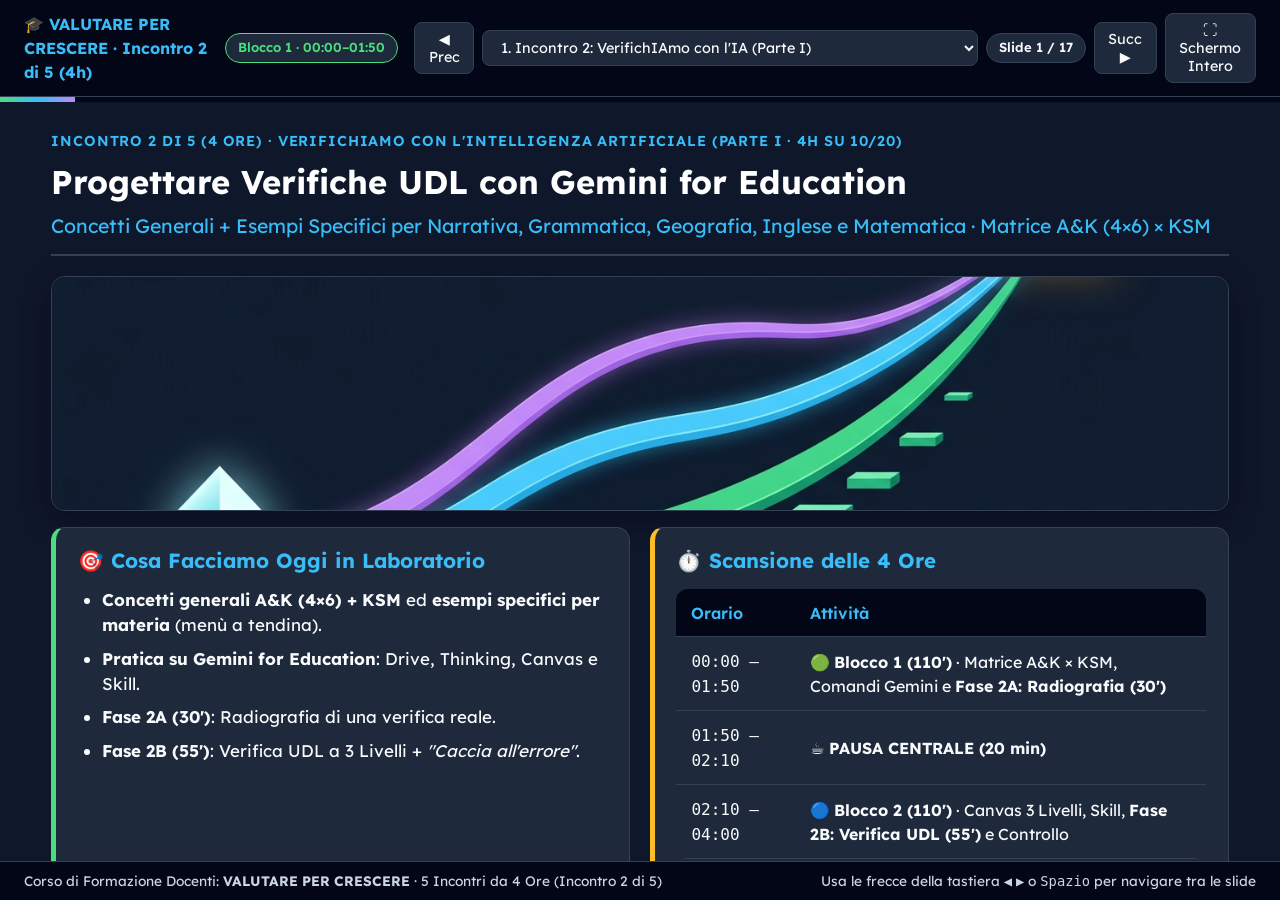
<file: Incontro_2/Incontro_2_Presentazione_Aula.html>
<!DOCTYPE html>
<html lang="it">
<head>
  <meta charset="UTF-8" />
  <meta name="viewport" content="width=device-width, initial-scale=1.0" />
  <title>VALUTARE PER CRESCERE — Incontro 2 di 5 (4 ore · Presentazione d'Aula)</title>
  <link rel="preconnect" href="https://fonts.googleapis.com">
  <link rel="preconnect" href="https://fonts.gstatic.com" crossorigin>
  <link href="https://fonts.googleapis.com/css2?family=Atkinson+Hyperlegible:ital,wght@0,400;0,700;1,400&family=Lexend:wght@400;500;600;700&display=swap" rel="stylesheet">
  <link rel="stylesheet" href="../assets/presentazione.css" />
</head>
<body>
  <header>
    <div class="brand">
      <span>🎓 VALUTARE PER CRESCERE · Incontro 2 di 5 (4h)</span>
      <span id="block-badge" class="badge b1">Blocco 1 · 00:00–01:50</span>
    </div>
    <div class="controls">
      <button id="prev-btn" onclick="prevSlide()" title="Slide precedente (Freccia Sinistra)">◀ Prec</button>
      <select id="slide-select" onchange="jumpToSlide(this.value)" aria-label="Seleziona slide"></select>
      <span id="counter" class="badge">Slide 1 / 17</span>
      <button id="next-btn" onclick="nextSlide()" title="Slide successiva (Freccia Destra / Spazio)">Succ ▶</button>
      <button onclick="toggleFullScreen()" title="Schermo intero">⛶ Schermo Intero</button>
    </div>
  </header>
  <div id="progress-container"><div id="progress-bar"></div></div>

  <main>
    <!-- SLIDE 1 -->
    <section class="slide" data-block="Blocco 1 · 00:00–01:50" data-badge="b1" data-title="1. Incontro 2: VerifichIAmo con l'IA (Parte I)">
      <div class="slide-header">
        <div class="slide-kicker">Incontro 2 di 5 (4 ore) · VerifichIAmo con l'Intelligenza Artificiale (Parte I · 4h su 10/20)</div>
        <h1>Progettare Verifiche UDL con Gemini for Education</h1>
        <p style="color:var(--accent); font-size:1.22rem; margin-top:0.3rem;">Concetti Generali + Esempi Specifici per Narrativa, Grammatica, Geografia, Inglese e Matematica · Matrice A&amp;K (4×6) × KSM</p>
      </div>
      <img class="hero-banner" src="../assets/img/hero_inc2.jpg" alt="Un unico obiettivo che si divide in 3 percorsi UDL paralleli verso lo stesso traguardo" />
      <div class="grid-2">
        <div class="card highlight-green">
          <h2>🎯 Cosa Facciamo Oggi in Laboratorio</h2>
          <ul>
            <li><strong>Concetti generali A&amp;K (4×6) + KSM</strong> ed <strong>esempi specifici per materia</strong> (menù a tendina).</li>
            <li><strong>Pratica su Gemini for Education</strong>: Drive, Thinking, Canvas e Skill.</li>
            <li><strong>Fase 2A (30')</strong>: Radiografia di una verifica reale.</li>
            <li><strong>Fase 2B (55')</strong>: Verifica UDL a 3 Livelli + <em>"Caccia all'errore"</em>.</li>
          </ul>
        </div>
        <div class="card highlight-amber">
          <h2>⏱️ Scansione delle 4 Ore</h2>
          <table>
            <tr><th>Orario</th><th>Attività</th></tr>
            <tr><td><code>00:00 – 01:50</code></td><td>🟢 <strong>Blocco 1 (110')</strong> · Matrice A&amp;K × KSM, Comandi Gemini e <strong>Fase 2A: Radiografia (30')</strong></td></tr>
            <tr><td><code>01:50 – 02:10</code></td><td>☕ <strong>PAUSA CENTRALE (20 min)</strong></td></tr>
            <tr><td><code>02:10 – 04:00</code></td><td>🔵 <strong>Blocco 2 (110')</strong> · Canvas 3 Livelli, Skill, <strong>Fase 2B: Verifica UDL (55')</strong> e Controllo</td></tr>
          </table>
        </div>
      </div>
    </section>

    <!-- SLIDE 2 -->
    <section class="slide" data-block="Blocco 1 · 00:00–01:50" data-badge="b1" data-title="2. Prompt Ingenuo vs Prompt Ingegnerizzato">
      <div class="slide-header">
        <div class="slide-kicker">Confronto Live su Google Gemini · Italiano, Storia e Inglese</div>
        <h1>Perché i Prompt Generici Producono Verifiche Inique?</h1>
      </div>
      <div class="grid-2">
        <div class="card highlight-red">
          <h2>❌ Prompt Ingenuo</h2>
          <p><em>"Fai una verifica su Promessi Sposi / Feudalesimo / Past Simple per la 2ª media + versione DSA."</em></p>
          <ul style="margin-top:0.65rem;">
            <li><strong>80% solo memoria</strong> (<code>LOTS 1</code>: date, regole a memoria, verbi isolati).</li>
            <li><strong>Versione DSA al ribasso</strong>: toglie i quesiti di ragionamento.</li>
            <li><strong>Barriere</strong>: doppie negazioni e consegne multiple accorpate.</li>
          </ul>
        </div>
        <div class="card highlight-green">
          <h2>✅ Prompt Ingegnerizzato (R-C-N-A-F)</h2>
          <p>Diamo a Gemini <strong>3 vincoli docimologici precisi</strong>:</p>
          <ol style="margin-top:0.65rem;">
            <li><strong>Quote LOTS → HOTS</strong>: 40% Asse K · 40% Asse S · 20% Asse M.</li>
            <li><strong>Scaffolding senza sconti</strong>: righe numerate, sintagmi <code>/</code>, <em>Word Bank</em>, <em>sentence starters</em>.</li>
            <li><strong>3 Versioni parallele</strong> (A, B, C) + Correttorio <code>[A-D][1-6]</code>.</li>
          </ol>
        </div>
      </div>
      <div class="visual-box">
        <svg viewBox="0 0 960 116" xmlns="http://www.w3.org/2000/svg" role="img" aria-label="Confronto distribuzione LOTS e HOTS tra prompt ingenuo e ingegnerizzato">
          <text x="10" y="22" fill="#f87171" font-size="13" font-weight="700">❌ PROMPT INGENUO (Bias mnemonico)</text>
          <rect x="10" y="30" width="750" height="22" rx="6" fill="#f87171"/><text x="385" y="45" text-anchor="middle" fill="#020617" font-size="12" font-weight="700">80% LOTS 1 — Ricordare date, definizioni o paradigmi isolati</text>
          <rect x="764" y="30" width="136" height="22" rx="6" fill="#fbbf24"/><text x="832" y="45" text-anchor="middle" fill="#020617" font-size="11" font-weight="700">15% Ponte</text>
          <rect x="904" y="30" width="46" height="22" rx="6" fill="#c084fc"/><text x="927" y="45" text-anchor="middle" fill="#020617" font-size="10" font-weight="700">5%</text>

          <text x="10" y="78" fill="#4ade80" font-size="13" font-weight="700">✅ PROMPT R-C-N-A-F (Equilibrio Anderson &amp; Krathwohl × KSM)</text>
          <rect x="10" y="86" width="374" height="22" rx="6" fill="#4ade80"/><text x="197" y="101" text-anchor="middle" fill="#020617" font-size="12" font-weight="700">40% LOTS (Asse K · Comprensione)</text>
          <rect x="388" y="86" width="374" height="22" rx="6" fill="#38bdf8"/><text x="575" y="101" text-anchor="middle" fill="#020617" font-size="12" font-weight="700">40% Ponte (Asse S · Regole in contesto)</text>
          <rect x="766" y="86" width="184" height="22" rx="6" fill="#c084fc"/><text x="858" y="101" text-anchor="middle" fill="#020617" font-size="12" font-weight="700">20% HOTS (Asse M)</text>
        </svg>
      </div>
    </section>

    <!-- SLIDE 3 (CONCETTI GENERALI: MATRICE ANDERSON & KRATHWOHL 4x6 + CRITERIO KSM) -->
    <section class="slide" data-block="Blocco 1 · 00:00–01:50" data-badge="b1" data-title="3. Concetti Generali: Matrice A&K (4×6) × Criterio KSM">
      <div class="slide-header" style="margin-bottom:0.65rem; padding-bottom:0.55rem;">
        <div class="slide-kicker">Bussola Docimologica · Leggere i Codici [A-D][1-6] in Google Gemini</div>
        <h1>Concetti Generali: Matrice Anderson &amp; Krathwohl (4×6) × KSM</h1>
      </div>
      <div class="grid-2" style="margin-top:0.4rem; margin-bottom:0.55rem; gap:0.9rem;">
        <div class="card highlight-blue" style="padding:0.78rem 1.05rem;">
          <h2 style="font-size:1.12rem; margin-bottom:0.32rem;">🧱 4 Dimensioni della Conoscenza (Lettera <code>A–D</code>)</h2>
          <ul style="gap:0.2rem;">
            <li style="font-size:0.93rem;"><code style="color:#4ade80; font-weight:700;">A</code> <strong>Fattuale</strong>: dati essenziali, lessico, terminologia di base.</li>
            <li style="font-size:0.93rem;"><code style="color:#4ade80; font-weight:700;">B</code> <strong>Concettuale</strong>: relazioni causa-effetto, categorie, modelli.</li>
            <li style="font-size:0.93rem;"><code style="color:#38bdf8; font-weight:700;">C</code> <strong>Procedurale</strong>: regole applicate in contesto, metodi e algoritmi.</li>
            <li style="font-size:0.93rem;"><code style="color:#c084fc; font-weight:700;">D</code> <strong>Metacognitiva</strong>: strategie, autocorrezione e analisi dell'errore.</li>
          </ul>
        </div>
        <div class="card highlight-purple" style="padding:0.78rem 1.05rem;">
          <h2 style="font-size:1.12rem; margin-bottom:0.32rem;">⚙️ 6 Processi Cognitivi (Numero <code>1–6</code> · LOTS → HOTS)</h2>
          <ul style="gap:0.2rem;">
            <li style="font-size:0.93rem;"><strong>LOTS <code>1–2</code> (Base)</strong>: <code>1</code> Ricordare · <code>2</code> Comprendere</li>
            <li style="font-size:0.93rem;"><strong>Ponte <code>3–4</code> (Operativo)</strong>: <code>3</code> Applicare · <code>4</code> Analizzare</li>
            <li style="font-size:0.93rem;"><strong>HOTS <code>5–6</code> (Critico/Creativo)</strong>: <code>5</code> Valutare · <code>6</code> Creare</li>
            <li style="font-size:0.93rem;"><strong>Codice = Lettera + Numero</strong>: es. <code>[B2]</code> relazioni · <code>[C5]</code> valutare procedure.</li>
          </ul>
        </div>
      </div>
      <table style="margin-top:0;">
        <thead>
          <tr>
            <th style="padding:0.52rem 0.85rem; width:21%;">Asse KSM &amp; Quota</th>
            <th style="padding:0.52rem 0.85rem; width:14%;">Codici A&amp;K</th>
            <th style="padding:0.52rem 0.85rem; width:34%;">Che cosa valuta in generale nella verifica</th>
            <th style="padding:0.52rem 0.85rem; width:31%;">Principio di Scaffolding UDL (Versione A)</th>
          </tr>
        </thead>
        <tbody>
          <tr>
            <td style="padding:0.48rem 0.85rem; font-size:0.93rem;">🟢 <strong>K · Knowledge (~40%)</strong><br/><em>Il Sapere (A + B)</em></td>
            <td style="padding:0.48rem 0.85rem; font-size:0.93rem; white-space:nowrap;"><strong>LOTS 1–2</strong><br/><code>[A1, B1, B2]</code></td>
            <td style="padding:0.48rem 0.85rem; font-size:0.93rem;">Riconoscere i concetti chiave, il lessico fondante e le relazioni principali dell'argomento.</td>
            <td style="padding:0.48rem 0.85rem; font-size:0.93rem;">Banche parole, riferimenti puntuali, mappe o formulari (zero pura memoria meccanica).</td>
          </tr>
          <tr>
            <td style="padding:0.48rem 0.85rem; font-size:0.93rem;">🔵 <strong>S · Skills (~40%)</strong><br/><em>Il Saper Fare (C)</em></td>
            <td style="padding:0.48rem 0.85rem; font-size:0.93rem; white-space:nowrap;"><strong>Ponte 3–4</strong><br/><code>[C3, B4, C4]</code></td>
            <td style="padding:0.48rem 0.85rem; font-size:0.93rem;">Applicare regole, procedure e metodi in contesto; scomporre e confrontare informazioni.</td>
            <td style="padding:0.48rem 0.85rem; font-size:0.93rem;">Tracce guidate <em>step-by-step</em>, testi/frasi già segmentati e tabelle comparative impostate.</td>
          </tr>
          <tr>
            <td style="padding:0.48rem 0.85rem; font-size:0.93rem;">🟣 <strong>M · Mindset (~20%)</strong><br/><em>Metacognizione (D)</em></td>
            <td style="padding:0.48rem 0.85rem; font-size:0.93rem; white-space:nowrap;"><strong>HOTS 5–6</strong><br/><code>[B5, C5, D4, B6]</code></td>
            <td style="padding:0.48rem 0.85rem; font-size:0.93rem;">Individuare e correggere un errore ragionato (<em>Error Analysis</em>) o rielaborare in modo personale.</td>
            <td style="padding:0.48rem 0.85rem; font-size:0.93rem;">Quesiti <em>"Caccia all'errore"</em> (zero blocco da foglio bianco) + frasi-avvio (<em>sentence starters</em>).</td>
          </tr>
        </tbody>
      </table>
      <div class="subject-bridge-banner">
        <div class="subject-bridge-text">
          <div class="subject-bridge-title">🎯 <strong>Esempi specifici per le materie disponibili!</strong> Clicca su una materia o apri il menù a tendina nella Slide 4:</div>
          <div class="subject-bridge-tags">
            <button type="button" class="subject-mini-btn" onclick="openSubjectExample('narrativa', 3)">📖 Narrativa italiana</button>
            <button type="button" class="subject-mini-btn" onclick="openSubjectExample('grammatica', 3)">🧩 Grammatica italiana</button>
            <button type="button" class="subject-mini-btn" onclick="openSubjectExample('geografia', 3)">🌍 Geografia</button>
            <button type="button" class="subject-mini-btn" onclick="openSubjectExample('inglese', 3)">🇬🇧 Inglese</button>
            <button type="button" class="subject-mini-btn" onclick="openSubjectExample('matematica', 3)">📐 Matematica</button>
          </div>
        </div>
        <button type="button" class="subject-bridge-cta" onclick="nextSlide()">📚 Menù Esempi per Materia ▶</button>
      </div>
    </section>

    <!-- SLIDE 4 (ESEMPI SPECIFICI PER MATERIA CON MENÙ A TENDINA BEN VISIBILE) -->
    <section class="slide" data-block="Blocco 1 · 00:00–01:50" data-badge="b1" data-title="4. Esempi Specifici per Materia (Menù a Tendina)">
      <div class="slide-header" style="margin-bottom:0.85rem; padding-bottom:0.65rem;">
        <div class="slide-kicker">Applicazione Disciplinare · Dal Modello Generale ai Quesiti Reali di Verifica</div>
        <h1>Esempi Specifici per Materia (Matrice A&amp;K × KSM)</h1>
      </div>

      <div class="subject-selector-box">
        <div class="subject-selector-main">
          <div class="subject-selector-info">
            <span class="subject-selector-kicker">🔽 Menù Esempi Disciplinari · 5 Materie</span>
            <label for="subject-examples-select" class="subject-selector-label">Seleziona la materia dal menù a tendina per vedere gli esempi specifici:</label>
          </div>
          <div class="subject-select-wrap">
            <select id="subject-examples-select" class="subject-select-dropdown" onchange="selectSubjectExample(this.value)" aria-label="Seleziona esempi specifici per materia">
              <option value="narrativa">📖 Narrativa italiana</option>
              <option value="grammatica">🧩 Grammatica italiana</option>
              <option value="geografia">🌍 Geografia</option>
              <option value="inglese">🇬🇧 Inglese</option>
              <option value="matematica">📐 Matematica</option>
            </select>
          </div>
        </div>
        <div class="subject-quick-pills" role="group" aria-label="Scelta rapida materia">
          <span class="subject-quick-label">Accesso rapido materie:</span>
          <button type="button" class="subject-pill is-active" data-subject="narrativa" aria-pressed="true" onclick="selectSubjectExample('narrativa')">📖 Narrativa italiana</button>
          <button type="button" class="subject-pill" data-subject="grammatica" aria-pressed="false" onclick="selectSubjectExample('grammatica')">🧩 Grammatica italiana</button>
          <button type="button" class="subject-pill" data-subject="geografia" aria-pressed="false" onclick="selectSubjectExample('geografia')">🌍 Geografia</button>
          <button type="button" class="subject-pill" data-subject="inglese" aria-pressed="false" onclick="selectSubjectExample('inglese')">🇬🇧 Inglese</button>
          <button type="button" class="subject-pill" data-subject="matematica" aria-pressed="false" onclick="selectSubjectExample('matematica')">📐 Matematica</button>
        </div>
      </div>

      <!-- PANNELLO 1: NARRATIVA ITALIANA -->
      <div class="subject-panel is-active" data-subject="narrativa">
        <div class="subject-panel-head">
          <div class="subject-panel-title">📖 Narrativa italiana <span>· Comprensione e analisi di un brano antologico (1ª–3ª media)</span></div>
          <button type="button" class="step-open-btn" style="width:auto; margin-top:0; padding:0.38rem 0.8rem;" onclick="openStepModal('modal-ex-03', this)">📋 Apri &amp; Copia Prompt Narrativa (#03)</button>
        </div>
        <table>
          <thead>
            <tr>
              <th style="width:20%;">Asse KSM &amp; Quota</th>
              <th style="width:13%;">Codici A&amp;K</th>
              <th style="width:35%;">Esempio di Quesito (Versione B Standard)</th>
              <th style="width:32%;">Supporto UDL / DSA (Versione A)</th>
            </tr>
          </thead>
          <tbody>
            <tr>
              <td>🟢 <strong>K · Knowledge (~40%)</strong><br/><em>Sapere (A + B)</em></td>
              <td><strong>LOTS 1–2</strong><br/><code>[A1, B2]</code></td>
              <td>Individuare dati espliciti (personaggi, tempo, luogo) e spiegare perché il protagonista compie una scelta decisiva.</td>
              <td><strong>Righe del brano numerate</strong> con indicazione <code>(Cerca tra riga 4 e riga 9)</code> e banca parole essenziale.</td>
            </tr>
            <tr>
              <td>🔵 <strong>S · Skills (~40%)</strong><br/><em>Saper Fare (C)</em></td>
              <td><strong>Ponte 3–4</strong><br/><code>[C3, B4]</code></td>
              <td>Dividere il racconto in sequenze narrative e confrontare il cambiamento di due personaggi tra inizio e finale.</td>
              <td><strong>Tabella comparativa già impostata</strong> (<em>Inizio / Finale</em>) con la prima riga svolta come modello.</td>
            </tr>
            <tr>
              <td>🟣 <strong>M · Mindset (~20%)</strong><br/><em>Metacognizione (D)</em></td>
              <td><strong>HOTS 5–6</strong><br/><code>[B5, D4, B6]</code></td>
              <td><strong>Caccia all'errore interpretativo</strong> (smentire la tesi errata di un lettore frettoloso citando il testo) + finale/riflessione personale.</td>
              <td>Rimando alle righe chiave + <strong>2 <em>sentence starters</em></strong> (<em>"Non sono d'accordo perché alla riga… il brano dice…"</em>).</td>
            </tr>
          </tbody>
        </table>
      </div>

      <!-- PANNELLO 2: GRAMMATICA ITALIANA -->
      <div class="subject-panel" data-subject="grammatica">
        <div class="subject-panel-head">
          <div class="subject-panel-title">🧩 Grammatica italiana <span>· Analisi logica della frase e funzioni sintattiche (2ª media)</span></div>
          <button type="button" class="step-open-btn" style="width:auto; margin-top:0; padding:0.38rem 0.8rem;" onclick="openStepModal('modal-ex-04', this)">📋 Apri &amp; Copia Prompt Grammatica (#04)</button>
        </div>
        <table>
          <thead>
            <tr>
              <th style="width:20%;">Asse KSM &amp; Quota</th>
              <th style="width:13%;">Codici A&amp;K</th>
              <th style="width:35%;">Esempio di Quesito (Versione B Standard)</th>
              <th style="width:32%;">Supporto UDL / DSA (Versione A)</th>
            </tr>
          </thead>
          <tbody>
            <tr>
              <td>🟢 <strong>K · Knowledge (~40%)</strong><br/><em>Sapere (A + B)</em></td>
              <td><strong>LOTS 1–2</strong><br/><code>[B1, B2]</code></td>
              <td>Riconoscere il predicato della frase e distinguere se esprime un'azione del soggetto o una sua qualità/condizione.</td>
              <td><strong>Box Bussola</strong> in testa alla verifica con le domande-guida (zero definizioni astratte a memoria).</td>
            </tr>
            <tr>
              <td>🔵 <strong>S · Skills (~40%)</strong><br/><em>Saper Fare (C)</em></td>
              <td><strong>Ponte 3–4</strong><br/><code>[C3, C4]</code></td>
              <td>Analizzare la funzione logica dei sintagmi in contesto (Soggetto, Oggetto, Termine, Tempo e Luogo).</td>
              <td>Frasi <strong>già divise in sintagmi con <code>/</code></strong> (<em>"Al mattino / il cane / rincorre / la palla"</em>) e scelta tra 3 opzioni.</td>
            </tr>
            <tr>
              <td>🟣 <strong>M · Mindset (~20%)</strong><br/><em>Metacognizione (D)</em></td>
              <td><strong>HOTS 5–6</strong><br/><code>[C5, D4, C6]</code></td>
              <td><strong>Detective Grammaticale</strong>: correggere l'errore in <em>"A Luca / piace / il latte"</em> (<code>a Luca = Soggetto</code> ❌) + espansione guidata.</td>
              <td>Indizio sul verbo <em>piacere</em> + <strong>frase-avvio</strong> (<em>"L'errore è in ___ perché chi compie l'azione è ___"</em>).</td>
            </tr>
          </tbody>
        </table>
      </div>

      <!-- PANNELLO 3: GEOGRAFIA -->
      <div class="subject-panel" data-subject="geografia">
        <div class="subject-panel-head">
          <div class="subject-panel-title">🌍 Geografia <span>· Lettura di carte tematiche, climi, ambienti ed economia (1ª–2ª media)</span></div>
          <button type="button" class="step-open-btn" style="width:auto; margin-top:0; padding:0.38rem 0.8rem;" onclick="openStepModal('modal-ex-geo', this)">📋 Apri &amp; Copia Prompt Geografia</button>
        </div>
        <table>
          <thead>
            <tr>
              <th style="width:20%;">Asse KSM &amp; Quota</th>
              <th style="width:13%;">Codici A&amp;K</th>
              <th style="width:35%;">Esempio di Quesito (Versione B Standard)</th>
              <th style="width:32%;">Supporto UDL / DSA (Versione A)</th>
            </tr>
          </thead>
          <tbody>
            <tr>
              <td>🟢 <strong>K · Knowledge (~40%)</strong><br/><em>Sapere (A + B)</em></td>
              <td><strong>LOTS 1–2</strong><br/><code>[A1, B2]</code></td>
              <td>Individuare su carta tematica fasce climatiche/ambienti e spiegare come altitudine o mare influenzano il clima.</td>
              <td><strong>Carta ad alto contrasto</strong> con <em>Guida visiva in 3 mosse</em> sulla legenda e glossario geografico essenziale.</td>
            </tr>
            <tr>
              <td>🔵 <strong>S · Skills (~40%)</strong><br/><em>Saper Fare (C)</em></td>
              <td><strong>Ponte 3–4</strong><br/><code>[C3, B4]</code></td>
              <td>Collegare le caratteristiche fisiche di una regione (pianure, fiumi, coste) ai settori economici e confrontare i dati di 2 Paesi.</td>
              <td><strong>Tabella comparativa pre-impostata</strong> con indicatori evidenziati e frecce <em>territorio → attività</em>.</td>
            </tr>
            <tr>
              <td>🟣 <strong>M · Mindset (~20%)</strong><br/><em>Metacognizione (D)</em></td>
              <td><strong>HOTS 5–6</strong><br/><code>[B5, D4, B6]</code></td>
              <td><strong>Caccia all'errore geografico</strong> (es. <em>"Sulla costa norvegese il mare gela sempre perché è a Nord"</em> → Corrente del Golfo!) + proposta green.</td>
              <td>Richiamo visivo sulla carta dei climi + <strong><em>sentence starter</em></strong> (<em>"L'affermazione è errata perché sulla carta…"</em>).</td>
            </tr>
          </tbody>
        </table>
      </div>

      <!-- PANNELLO 4: INGLESE -->
      <div class="subject-panel" data-subject="inglese">
        <div class="subject-panel-head">
          <div class="subject-panel-title">🇬🇧 Inglese <span>· Reading Comprehension e uso comunicativo (Livello QCER A1 / A2)</span></div>
          <button type="button" class="step-open-btn" style="width:auto; margin-top:0; padding:0.38rem 0.8rem;" onclick="openStepModal('modal-ex-12', this)">📋 Apri &amp; Copia Prompt Inglese (#12)</button>
        </div>
        <table>
          <thead>
            <tr>
              <th style="width:20%;">Asse KSM &amp; Quota</th>
              <th style="width:13%;">Codici A&amp;K</th>
              <th style="width:35%;">Esempio di Quesito (Versione B Standard)</th>
              <th style="width:32%;">Supporto UDL / DSA (Versione A)</th>
            </tr>
          </thead>
          <tbody>
            <tr>
              <td>🟢 <strong>K · Knowledge (~40%)</strong><br/><em>Sapere (A + B)</em></td>
              <td><strong>LOTS 1–2</strong><br/><code>[A1, B2]</code></td>
              <td>Associare i vocaboli chiave alle azioni e comprendere il senso globale di un breve <em>Reading</em> graduato.</td>
              <td><strong>Consegne bilingui</strong> (EN + IT), verbi in <strong>grassetto</strong> e <strong><em>Word Bank</em></strong> con pronuncia intuitiva.</td>
            </tr>
            <tr>
              <td>🔵 <strong>S · Skills (~40%)</strong><br/><em>Saper Fare (C)</em></td>
              <td><strong>Ponte 3–4</strong><br/><code>[C3, C4]</code></td>
              <td>Completare un dialogo autentico al <em>Past Simple</em> (affermativa, negativa con <em>didn't</em>) e riordinare domande <em>Wh-</em>.</td>
              <td><strong>Scelta tra 3 opzioni grammaticali</strong> (<em>went / didn't go / did go</em>) invece del completamento libero.</td>
            </tr>
            <tr>
              <td>🟣 <strong>M · Mindset (~20%)</strong><br/><em>Metacognizione (D)</em></td>
              <td><strong>HOTS 5–6</strong><br/><code>[C5, D4, C6]</code></td>
              <td><strong>Grammar Detective</strong>: scovare e correggere l'errore in <em>"Yesterday Sara didn't went"</em> + 3 frasi personali guidate.</td>
              <td><strong>Zero trappole di spelling</strong> (mai <em>went/wnet</em> per DSA!) + <strong><em>sentence starters</em></strong> pronti per il writing.</td>
            </tr>
          </tbody>
        </table>
      </div>

      <!-- PANNELLO 5: MATEMATICA -->
      <div class="subject-panel" data-subject="matematica">
        <div class="subject-panel-head">
          <div class="subject-panel-title">📐 Matematica <span>· Geometria e problemi reali (es. Teorema di Pitagora · 2ª media)</span></div>
          <button type="button" class="step-open-btn" style="width:auto; margin-top:0; padding:0.38rem 0.8rem;" onclick="openStepModal('modal-ex-08', this)">📋 Apri &amp; Copia Prompt Matematica (#08)</button>
        </div>
        <table>
          <thead>
            <tr>
              <th style="width:20%;">Asse KSM &amp; Quota</th>
              <th style="width:13%;">Codici A&amp;K</th>
              <th style="width:35%;">Esempio di Quesito (Versione B Standard)</th>
              <th style="width:32%;">Supporto UDL / DSA (Versione A)</th>
            </tr>
          </thead>
          <tbody>
            <tr>
              <td>🟢 <strong>K · Knowledge (~40%)</strong><br/><em>Sapere (A + B)</em></td>
              <td><strong>LOTS 1–2</strong><br/><code>[B1, B2]</code></td>
              <td>Riconoscere cateti, angolo retto e ipotenusa anche in un triangolo ruotato e associarli alla relazione pitagorica.</td>
              <td><strong>Box Formulario illustrato</strong> in cima alla pagina con figura già disegnata e lati evidenziati.</td>
            </tr>
            <tr>
              <td>🔵 <strong>S · Skills (~40%)</strong><br/><em>Saper Fare (C)</em></td>
              <td><strong>Ponte 3–4</strong><br/><code>[C3, C4]</code></td>
              <td>Risolvere problemi geometrici concreti (es. scala appoggiata a un muro) calcolando ipotenusa o cateto mancante.</td>
              <td><strong>Terne pitagoriche intere</strong> (<code>3-4-5</code>, <code>6-8-10</code>, zero blocchi sui decimali) e schema <strong>Dati → Passo 1 → Passo 2</strong>.</td>
            </tr>
            <tr>
              <td>🟣 <strong>M · Mindset (~20%)</strong><br/><em>Metacognizione (D)</em></td>
              <td><strong>HOTS 5–6</strong><br/><code>[C5, D4, C6]</code></td>
              <td><strong>Caccia all'errore matematico</strong>: trovare il passaggio errato di chi ha <em>sommato</em> i quadrati cercando un cateto + verifica terna.</td>
              <td>Domanda-guida (<em>"Può un cateto essere più lungo dell'ipotenusa?"</em>) + <strong><em>sentence starter</em></strong> per spiegare la correzione.</td>
            </tr>
          </tbody>
        </table>
      </div>
    </section>

    <!-- SLIDE 5 (USO PRATICO DI GOOGLE GEMINI FOR EDUCATION - ZERO RIPETIZIONI INC. 1) -->
    <section class="slide" data-block="Blocco 1 · 00:00–01:50" data-badge="b1" data-title="5. Guida Pratica: I 4 Comandi di Gemini for Education">
      <div class="slide-header">
        <div class="slide-kicker">Operatività in Laboratorio · Dove Cliccare in Google Gemini for Education</div>
        <h1>I 4 Strumenti Pratici di Gemini per le Verifiche</h1>
      </div>
      <div class="grid-2">
        <div class="card highlight-green">
          <h2>1️⃣ Tasto <code>+</code> → Google Drive / Foto</h2>
          <p>Clicca su <strong><code>+</code></strong> nella barra del prompt per allegare direttamente da <strong>Google Drive</strong> il Doc/PDF del brano o la foto di una vecchia verifica.</p>
        </div>
        <div class="card highlight-purple">
          <h2>2️⃣ Selettore → Modello <em>Thinking</em></h2>
          <p>Attiva <strong>Ragionamento (<em>Thinking</em>)</strong>: verifica in anticipo il rispetto delle quote <code>40/40/20</code> e la correttezza dell'errore simulato.</p>
        </div>
        <div class="card highlight-blue">
          <h2>3️⃣ Gemini Canvas → Modifica col Mouse</h2>
          <p>Evidenzia col mouse <strong>1 sola domanda</strong> nel pannello destro: usa la barra flottante per chiedere <em>"Riduci a livello A1"</em> o <em>"Metti le barrette / ai sintagmi"</em>.</p>
        </div>
        <div class="card highlight-amber">
          <h2>4️⃣ Esporta in Fogli / Documenti &amp; Skill</h2>
          <p>Usa <strong>Esporta in Fogli</strong> per la tabella della <em>Radiografia</em>, <strong>Esporta in Documenti</strong> per la verifica a 3 livelli e salva le regole in una <strong>Skill</strong>!</p>
        </div>
      </div>
    </section>

    <!-- SLIDE 6 -->
    <section class="slide" data-block="Blocco 1 · 00:00–01:50" data-badge="b1" data-title="6. Error Analysis: Caccia all'Errore (HOTS 5)">
      <div class="slide-header">
        <div class="slide-kicker">HOTS 5 — Valutare [B5, C5, D4] · Asse M Accessibile anche a BES/DSA/NAI</div>
        <h1>La "Caccia all'Errore" in Grammatica, Storia e Inglese</h1>
      </div>
      <p>Niente blocco del foglio bianco: l'alunno analizza la risposta di uno <strong>studente immaginario</strong> e corregge l'errore con una frase-avvio (<em>sentence starter</em>)!</p>
      <div class="grid-3">
        <div class="card highlight-blue" style="display:flex; flex-direction:column; justify-content:space-between; gap:0.75rem;">
          <div>
            <h2>📘 Grammatica (#04)</h2>
            <p><strong>Detective Grammaticale:</strong><br/><em>"A Luca / piace / il latte"</em> → <span class="err-pill">a Luca = Sogg.</span> ❌<br/>👉 <span class="ok-pill">il latte = Sogg.</span> (a Luca = Termine!)</p>
          </div>
          <button type="button" class="step-open-btn" onclick="openStepModal('modal-ex-04', this)">📋 Apri &amp; Copia Prompt #04</button>
        </div>
        <div class="card highlight-amber" style="display:flex; flex-direction:column; justify-content:space-between; gap:0.75rem;">
          <div>
            <h2>🏛️ Storia (#14)</h2>
            <p><strong>Caccia all'Anacronismo:</strong><br/><em>"Nel 1000 i servi coltivavano <span class="err-pill">patate e pomodori</span>"</em> ❌<br/>👉 <span class="ok-pill">Arrivati dall'America dopo il 1492!</span></p>
          </div>
          <button type="button" class="step-open-btn" onclick="openStepModal('modal-ex-14', this)">📋 Apri &amp; Copia Prompt #14</button>
        </div>
        <div class="card highlight-green" style="display:flex; flex-direction:column; justify-content:space-between; gap:0.75rem;">
          <div>
            <h2>🇬🇧 Inglese (#12)</h2>
            <p><strong>Grammar Detective:</strong><br/><em>"Yesterday Sara <span class="err-pill">didn't went</span>"</em> ❌<br/>👉 <span class="ok-pill">didn't go</span> (<strong>MAI</strong> errori di spelling tipo <em>wnet</em> per DSA!)</p>
          </div>
          <button type="button" class="step-open-btn" onclick="openStepModal('modal-ex-12', this)">📋 Apri &amp; Copia Prompt #12</button>
        </div>
      </div>
    </section>

    <!-- SLIDE 7 -->
    <section class="slide" data-block="Blocco 1 · 00:00–01:50" data-badge="b1" data-title="7. Prove Equipollenti vs Differenziate">
      <div class="slide-header">
        <div class="slide-kicker">Cornice Normativa · D.Lgs. 62/2017 · L. 170/2010 · Nuovo PEI</div>
        <h1>Cosa Scrivere a Gemini: Equipollente vs Differenziata</h1>
      </div>
      <div class="grid-2">
        <div class="card highlight-green">
          <h2>⚖️ Prova Equipollente (Versione A — PDP/BES/NAI)</h2>
          <p><strong>Stessi obiettivi cognitivi e voto fino a 10/10</strong>, con supporti compensativi integrati:</p>
          <ul style="margin-top:0.5rem;">
            <li><strong>Italiano/Storia</strong>: righe numerate <code>(Cerca a riga 4-8)</code>, sintagmi divisi da <code>/</code>, linea del tempo.</li>
            <li><strong>Inglese</strong>: <em>Word Bank</em>, scelta tra 3 opzioni grammaticali, consegne bilingui e <em>sentence starters</em>.</li>
          </ul>
        </div>
        <div class="card highlight-blue">
          <h2>🧩 Prova Differenziata (PEI Personalizzato L. 104)</h2>
          <p>Obiettivi tarati sui <strong>3 nuclei essenziali del PEI</strong>:</p>
          <ul style="margin-top:0.5rem;">
            <li>Frasi lineari <strong>Soggetto–Verbo–Complemento</strong>.</li>
            <li>Comprensione per scene brevi titolate e abbinamenti visivi.</li>
            <li><strong>1° esercizio già interamente svolto</strong> come esempio-modello.</li>
          </ul>
        </div>
      </div>
    </section>

    <!-- SLIDE 8 (FASE 2A SENZA MURI DI TESTO: 3 STEP CARDS + ACCORDION) -->
    <section class="slide" data-block="Blocco 1 · 00:00–01:50" data-badge="b1" data-title="8. LAVORO 2 · Fase 2A: Radiografia Verifica (30')">
      <div class="slide-header">
        <div class="slide-kicker">🛠️ LAVORO PRATICO 2 · FASE 2A (<code>01:20 – 01:50</code> · 30 Minuti)</div>
        <h1>"Radiografia" di una Verifica Reale della Tua Materia</h1>
      </div>
      <div class="steps-grid">
        <div class="step-card step-green">
          <div class="step-card-top"><span class="step-num">Step 2A.1</span><span class="step-time">5 min</span></div>
          <h2>Carica la Verifica</h2>
          <p>Usa <code>+</code> in Gemini per allegare una tua verifica da Drive/foto (o usa una prova dal <a href="../Materiali_Trasversali/04_Kit_Materiali_Campione_Pronti_Aula.html#parte-2" target="_blank">Kit Campione ↗</a>).</p>
        </div>
        <div class="step-card step-blue">
          <div class="step-card-top"><span class="step-num">Step 2A.2</span><span class="step-time">15 min</span></div>
          <h2>Lancia la Radiografia</h2>
          <p>Copia il prompt qui sotto: Gemini mappa ogni quesito con codice <code>[A-D][1-6]</code>, Asse KSM e barriere BES/DSA.</p>
        </div>
        <div class="step-card step-purple">
          <div class="step-card-top"><span class="step-num">Step 2A.3</span><span class="step-time">10 min</span></div>
          <h2>Esporta in Fogli</h2>
          <p>Clicca <strong>Esporta in Fogli</strong> sotto la tabella diagnostica e annota col collega 2 modifiche per riequilibrare LOTS/HOTS.</p>
        </div>
      </div>
      <details class="prompt-accordion">
        <summary>
          <span>📋 Prompt di Radiografia Tassonomica (Clicca per copiare o mostrare)</span>
          <span class="accordion-hint"></span>
        </summary>
        <div class="prompt-box"><button class="copy-btn" onclick="copyPrompt(this)">📋 Copia Prompt Radiografia</button>Analizza questa verifica di [Narrativa / Grammatica / Geografia / Storia / Inglese / Matematica] per la classe [1ª / 2ª / 3ª] della Scuola Secondaria di I grado secondo la Tassonomia di Anderson & Krathwohl (Conoscenze A Fattuale, B Concettuale, C Procedurale, D Metacognitiva x Processi 1. Ricordare, 2. Comprendere, 3. Applicare, 4. Analizzare, 5. Valutare, 6. Creare) e il Criterio KSM (Knowledge, Skills, Mindset/Metacognition).
Restituisci:
1. Una TABELLA DIAGNOSTICA (pronta per Esporta in Fogli) con colonne: N. Quesito | Processo e Codice [A-D][1-6] | Asse KSM | Barriere linguistiche, grafiche o mnemoniche per alunni con DSA, BES o Italiano L2;
2. La percentuale attuale di quesiti LOTS (1-2), Ponte (3-4) e HOTS (5-6);
3. Tre proposte concrete per riequilibrare la prova al 40% K / 40% S / 20% M senza abbassare gli obiettivi.</div>
      </details>
    </section>

    <!-- SLIDE 9 (PAUSA CENTRALE) -->
    <section class="slide" data-block="Pausa Centrale · 01:50–02:10" data-badge="pausa" data-title="9. PAUSA CENTRALE (20 minuti)">
      <div class="card highlight-amber" style="text-align:center; padding:2.6rem 2rem; margin-top:1.5rem;">
        <div class="slide-kicker">Stacco Ergonomico di Metà Pomeriggio · 01:50 – 02:10</div>
        <h1 style="font-size:3rem; margin:1rem 0;"><span class="coffee-float">☕</span> PAUSA CENTRALE — 20 Minuti</h1>
        <p style="font-size:1.3rem; color:var(--muted);">Pausa caffè e movimento!<br/>Al rientro (<code>02:10</code>): <strong>Gemini Canvas per le 3 Versioni UDL, creazione della Skill di Italiano/Storia e Inglese e Fase 2B!</strong></p>
        <div class="timer-widget" data-minutes="20" data-label="Countdown Pausa Centrale" style="max-width:560px; margin:1.6rem auto 0;"></div>
      </div>
    </section>

    <!-- SLIDE 10 -->
    <section class="slide" data-block="Blocco 2 · 02:10–04:00" data-badge="b2" data-title="10. Gemini Canvas: Verifica UDL su 3 Livelli">
      <div class="slide-header">
        <div class="slide-kicker">Blocco 2 (<code>02:10 – 04:00</code>) · Demo Live 1</div>
        <h1>Co-Progettare 3 Versioni Parallele in Gemini Canvas</h1>
      </div>
      <div class="visual-box" style="margin-top:0; margin-bottom:0.8rem;">
        <svg viewBox="0 0 960 105" xmlns="http://www.w3.org/2000/svg" role="img" aria-label="Tre percorsi UDL paralleli verso lo stesso traguardo">
          <rect x="10" y="28" width="165" height="50" rx="10" fill="#020617" stroke="#fbbf24" stroke-width="2"/><text x="92" y="50" text-anchor="middle" fill="#fbbf24" font-size="12" font-weight="700">🎯 1 NUCLEO</text><text x="92" y="68" text-anchor="middle" fill="#cbd5e1" font-size="11">Stessi obiettivi</text>
          <path d="M180 53 C250 53, 250 20, 320 20 L690 20 C750 20, 750 53, 800 53" fill="none" stroke="#4ade80" stroke-width="4"/>
          <path d="M180 53 L800 53" fill="none" stroke="#38bdf8" stroke-width="4"/>
          <path d="M180 53 C250 53, 250 86, 320 86 L690 86 C750 86, 750 53, 800 53" fill="none" stroke="#c084fc" stroke-width="4"/>
          <rect x="360" y="6" width="290" height="24" rx="6" fill="#0f172a" stroke="#4ade80"/><text x="505" y="22" text-anchor="middle" fill="#4ade80" font-size="11" font-weight="700">Versione A · Rampa con Scaffolding</text>
          <rect x="360" y="41" width="290" height="24" rx="6" fill="#0f172a" stroke="#38bdf8"/><text x="505" y="57" text-anchor="middle" fill="#38bdf8" font-size="11" font-weight="700">Versione B · Percorso Standard</text>
          <rect x="360" y="74" width="290" height="24" rx="6" fill="#0f172a" stroke="#c084fc"/><text x="505" y="90" text-anchor="middle" fill="#c084fc" font-size="11" font-weight="700">Versione C · Sfida Potenziamento</text>
          <rect x="805" y="24" width="145" height="58" rx="10" fill="#1e293b" stroke="#4ade80" stroke-width="2.5"/><text x="877" y="49" text-anchor="middle" fill="#4ade80" font-size="12" font-weight="700">🏁 TRAGUARDO</text><text x="877" y="68" text-anchor="middle" fill="#f8fafc" font-size="11">Piena dignità UDL</text>
        </svg>
      </div>
      <div class="grid-3">
        <div class="card highlight-green">
          <h2>🟢 Versione A (Facilitata)</h2>
          <p>Righe numerate, sintagmi divisi da <code>/</code>, <em>Word Bank</em>, tabelle semicompilate e <em>sentence starters</em> per Q5–Q6.</p>
        </div>
        <div class="card highlight-blue">
          <h2>🔵 Versione B (Standard)</h2>
          <p>Stessi 6 quesiti bilanciati <code>40% K / 40% S / 20% M</code> con consegne chiare ma senza supporti precompilati.</p>
        </div>
        <div class="card highlight-purple">
          <h2>🟣 Versione C (Potenziamento)</h2>
          <p>Sostituisce Q6 con una sfida <code>HOTS 6 — Creare</code> (confronto intertestuale o scrittura creativa in L2).</p>
        </div>
      </div>
    </section>

    <!-- SLIDE 11 (CHE COS'È UNA SKILL SU GEMINI E COME FUNZIONA IN 4 PASSI) -->
    <section class="slide" data-block="Blocco 2 · 02:10–04:00" data-badge="b2" data-title="11. Che cos'è una Skill su Google Gemini?">
      <div class="slide-header">
        <div class="slide-kicker">Prima di Crearla · Capire lo Strumento in 60 Secondi</div>
        <h1>Che Cos'è una "Skill" su Gemini? Il Collega che Non Dimentica le Regole</h1>
      </div>
      <div class="grid-2" style="margin-bottom:0.85rem;">
        <div class="card highlight-red">
          <h2>❌ Chat Normale = "Il Supplente del Giorno"</h2>
          <p>Ogni nuova chat <strong>riparte da zero</strong>: devi incollare ogni volta 20 righe di regole (Anderson &amp; Krathwohl, pesi KSM <code>40/40/20</code>, righe numerate, tutele DSA).</p>
        </div>
        <div class="card highlight-green">
          <h2>✅ Skill = "Il Collega di Cattedra"</h2>
          <p>È una <strong>competenza / assistente Gemini personalizzata</strong> che memorizza <strong>una sola volta per tutto l'anno</strong> le tue regole fisse. Quando la attivi, scrivi solo <strong>classe e argomento</strong>!</p>
        </div>
      </div>
      <div class="steps-grid" style="grid-template-columns:repeat(4, 1fr);">
        <div class="step-card step-blue">
          <div class="step-card-top"><span class="step-num">Passo 1</span><span class="step-time">Menu</span></div>
          <h2>Gestore delle Skill</h2>
          <p>Nel menu a sinistra di Gemini clicca su <strong>Skill → + Nuova Skill</strong>.</p>
        </div>
        <div class="step-card step-purple">
          <div class="step-card-top"><span class="step-num">Passo 2</span><span class="step-time">Nome + Regole</span></div>
          <h2>Istruzioni Fisse</h2>
          <p>Dai un <strong>Nome</strong> e incolla nel campo <strong>Istruzioni</strong> le regole UDL/KSM della tua materia.</p>
        </div>
        <div class="step-card step-amber">
          <div class="step-card-top"><span class="step-num">Passo 3</span><span class="step-time">Opzionale</span></div>
          <h2>File da Drive (<code>+</code>)</h2>
          <p>In <strong>Conoscenze</strong> puoi allegare da Drive la programmazione o la griglia KSM d'istituto.</p>
        </div>
        <div class="step-card step-green">
          <div class="step-card-top"><span class="step-num">Passo 4</span><span class="step-time">Pronta!</span></div>
          <h2>Salva &amp; Riusa</h2>
          <p>Clicca <strong>Salva</strong>: da oggi ti bastano <strong>3 righe</strong> per creare ogni nuova verifica!</p>
        </div>
      </div>
    </section>

    <!-- SLIDE 12 (DEMO LIVE 2: LE 2 SKILL PRONTE CON ISTRUZIONI COPIABILI A FISARMONICA) -->
    <section class="slide" data-block="Blocco 2 · 02:10–04:00" data-badge="b2" data-title="12. Demo Live 2: Costruiamo la Skill (Italiano & Inglese)">
      <div class="slide-header">
        <div class="slide-kicker">Demo Live 2 (3 Minuti) · Copia le Istruzioni Permanenti e Incollale in "Nuova Skill"</div>
        <h1>Costruiamo la Skill di Italiano/Storia o di Inglese</h1>
      </div>
      <div class="grid-2">
        <div class="card highlight-blue">
          <h2>📘 Skill: <code>Verifiche UDL — Italiano &amp; Storia</code></h2>
          <p>Memorizza per sempre: <strong>righe numerate</strong>, frasi divise in sintagmi con <code>/</code>, <em>Box Bussola</em>, <em>Detective Grammaticale</em> e <em>Caccia all'Anacronismo</em>.</p>
          <details class="prompt-accordion" style="margin-top:0.55rem;">
            <summary>
              <span>📋 1. Copia le "Istruzioni" permanenti (Italiano/Storia)</span>
              <span class="accordion-hint"></span>
            </summary>
            <div class="prompt-box"><button class="copy-btn" onclick="copyPrompt(this)">📋 Copia Istruzioni Skill Italiano/Storia</button>Agisci come docente esperto di Italiano (Narrativa e Grammatica) e Storia nella Scuola Secondaria di I Grado e progettista UDL.
Ogni volta che ti indico una CLASSE, una MATERIA e un ARGOMENTO (o ti allego un brano da Google Drive), progetta una verifica strutturata secondo la Tassonomia di Anderson & Krathwohl (Conoscenze A-D x Processi 1-6) e il Criterio KSM (40% K / 40% S / 20% M) con 6 quesiti:
- Q1-Q2 LOTS (1. Ricordare / 2. Comprendere — Asse K, codici [A1, B2]);
- Q3-Q4 Ponte (3. Applicare / 4. Analizzare — Asse S, codici [C3, B4]);
- Q5 HOTS (5. Valutare — Asse M, codice [B5/C5/D4]): "Caccia all'errore" (Narrativa: fallo motivazionale; Grammatica: "Il Detective Grammaticale"; Storia: "Caccia all'Anacronismo");
- Q6 HOTS (6. Creare / Riflettere — Asse M, codice [B6/D5]): breve produzione o riflessione metacognitiva.
REGOLE FISSE UDL/DSA: 1) Numera sempre le righe dei brani [Riga 1]...; 2) In Grammatica dividi le frasi in sintagmi con "/" e inserisci il Box Bussola; 3) In Storia usa una Linea del Tempo compensativa; 4) Nella Mossa 1 genera VERSIONE B + CORRETTORIO [A-D][1-6] e KSM; quando ti scrivo "Procedi con A e C", genera VERSIONE A (Facilitata con banca parole e sentence starters) e VERSIONE C (Potenziamento).</div>
          </details>
          <details class="prompt-accordion">
            <summary>
              <span>⚡ 2. Mini-Prompt quotidiano (3 righe per usarla!)</span>
              <span class="accordion-hint"></span>
            </summary>
            <div class="prompt-box">Classe: 2ª media · Materia: Italiano Grammatica
Argomento: Soggetto, Predicato, Compl. Oggetto e Termine
[Allego da Drive le frasi o il brano]<button class="copy-btn" style="position:static; display:block; margin-top:0.75rem; margin-left:auto;" onclick="copyPrompt(this)">📋 Copia Test Italiano/Grammatica</button></div>
          </details>
        </div>
        <div class="card highlight-green">
          <h2>🇬🇧 Skill: <code>Verifiche UDL — English L2 (A1/A2)</code></h2>
          <p>Memorizza per sempre: livello <strong>QCER A1/A2</strong>, consegne bilingui, <em>Word Bank</em> e <em>Grammar Detective</em> con <strong>zero trappole di spelling per DSA</strong>.</p>
          <details class="prompt-accordion" style="margin-top:0.55rem;">
            <summary>
              <span>📋 1. Copia le "Istruzioni" permanenti (English L2)</span>
              <span class="accordion-hint"></span>
            </summary>
            <div class="prompt-box"><button class="copy-btn" onclick="copyPrompt(this)">📋 Copia Istruzioni Skill Inglese</button>Agisci come docente esperto di Lingua Inglese (L2) nella Scuola Secondaria di I Grado (livelli QCER A1 in 1ª media, A1+/A2 in 2ª e A2 in 3ª media) e specialista in accessibilità glottodidattica per alunni con DSA e BES.
Ogni volta che ti indico CLASSE, TOPIC e NUCLEI GRAMMATICALI/LESSICALI, progetta una verifica di 6 quesiti bilanciata secondo Anderson & Krathwohl (4x6) e il Criterio KSM (40% K / 40% S / 20% M):
- Q1-Q2 LOTS (1. Ricordare / 2. Comprendere — Asse K, codici [A1, B2]): Reading/Vocabulary con parole chiave in grassetto;
- Q3-Q4 Ponte (3. Applicare / 4. Analizzare — Asse S, codici [C3, B4]): Grammar in context e trasformazione comunicativa;
- Q5 HOTS (5. Valutare — Asse M, codice [C5/D4]): "Grammar Detective" (3 frasi di uno studente immaginario con un errore morfosintattico o comunicativo da individuare e correggere);
- Q6 HOTS (6. Creare — Asse M, codice [C6]): Guided Writing di 3-4 frasi personali con sentence starters.
REGOLE FISSE ANTI-BARRIERA DSA: 1) Consegne bilingui (Inglese + traduzione italiana tra parentesi); 2) VIETATO inserire errori basati su puro spelling o lettere invertite (es. friend/freind, went/wnet): usa SOLO errori morfosintattici (es. "Yesterday I didn't went"); 3) Nella Mossa 1 genera VERSIONE B + CORRETTORIO [A-D][1-6]; quando ti scrivo "Procedi con A e C", genera VERSIONE A (con Word Bank e 3 opzioni) e VERSIONE C (Potenziamento).</div>
          </details>
          <details class="prompt-accordion">
            <summary>
              <span>⚡ 2. Mini-Prompt quotidiano (3 righe per usarla!)</span>
              <span class="accordion-hint"></span>
            </summary>
            <div class="prompt-box">Classe: 2ª media (Level A1+/A2) · Topic: Past Simple
3 Nuclei: regular verbs, irregular verbs, negative with didn't + base form<button class="copy-btn" style="position:static; display:block; margin-top:0.75rem; margin-left:auto;" onclick="copyPrompt(this)">📋 Copia Test Inglese</button></div>
          </details>
        </div>
      </div>
    </section>

    <!-- SLIDE 13 (ESEMPI FOCUS ITALIANO, GRAMMATICA, STORIA, INGLESE, GEOGRAFIA, MATEMATICA + POPUP COPIABILI) -->
    <section class="slide" data-block="Blocco 2 · 02:10–04:00" data-badge="b2" data-title="13. Modelli Pronti nel Ricettario (Italiano, Storia, Inglese, STEM)">
      <div class="slide-header">
        <div class="slide-kicker">Dal Ricettario dei 30 Esempi · Clicca su un Modello per Aprire e Copiare il Prompt</div>
        <h1>Modelli Pronti per il Laboratorio di Oggi</h1>
      </div>
      <div class="grid-3">
        <div class="card highlight-blue" style="display:flex; flex-direction:column; justify-content:space-between; gap:0.65rem;">
          <div>
            <h2>📘 #03 Italiano Narrativa</h2>
            <p>Comprensione testo (3ª media) a 3 livelli con righe numerate e <em>Caccia all'errore interpretativo</em>.</p>
          </div>
          <button type="button" class="step-open-btn" onclick="openStepModal('modal-ex-03', this)">📋 Apri &amp; Copia Prompt #03</button>
        </div>
        <div class="card highlight-blue" style="display:flex; flex-direction:column; justify-content:space-between; gap:0.65rem;">
          <div>
            <h2>📘 #04 Italiano Grammatica</h2>
            <p>Analisi logica (2ª media) con <em>Box Bussola</em>, sintagmi divisi da <code>/</code> e <em>Detective Grammaticale</em>.</p>
          </div>
          <button type="button" class="step-open-btn" onclick="openStepModal('modal-ex-04', this)">📋 Apri &amp; Copia Prompt #04</button>
        </div>
        <div class="card highlight-amber" style="display:flex; flex-direction:column; justify-content:space-between; gap:0.65rem;">
          <div>
            <h2>🏛️ #14 Storia Feudalesimo</h2>
            <p>Verifica 1ª media con linea del tempo compensativa, tabella sulla <em>curtis</em> e <em>Caccia all'anacronismo</em>.</p>
          </div>
          <button type="button" class="step-open-btn" onclick="openStepModal('modal-ex-14', this)">📋 Apri &amp; Copia Prompt #14</button>
        </div>
        <div class="card highlight-green" style="display:flex; flex-direction:column; justify-content:space-between; gap:0.65rem;">
          <div>
            <h2>🇬🇧 #11 Inglese Reading A1</h2>
            <p><em>Daily Routine</em> (1ª media) graduata su più livelli con verbi in grassetto e <em>Word Bank</em> fonetica.</p>
          </div>
          <button type="button" class="step-open-btn" onclick="openStepModal('modal-ex-11', this)">📋 Apri &amp; Copia Prompt #11</button>
        </div>
        <div class="card highlight-green" style="display:flex; flex-direction:column; justify-content:space-between; gap:0.65rem;">
          <div>
            <h2>🇬🇧 #12 Inglese Past Simple</h2>
            <p>Verifica grammaticale 2ª media con <em>Grammar Detective</em> (zero trappole ortografiche per DSA!).</p>
          </div>
          <button type="button" class="step-open-btn" onclick="openStepModal('modal-ex-12', this)">📋 Apri &amp; Copia Prompt #12</button>
        </div>
        <div class="card highlight-purple" style="display:flex; flex-direction:column; justify-content:space-between; gap:0.65rem;">
          <div>
            <h2>🌍📐🎨 Geografia, Mat. &amp; Altri</h2>
            <p>Modelli UDL a 3 livelli per Geografia, Matematica (#08), Tecnologia (#22) e Arte (#24).</p>
          </div>
          <div style="display:flex; gap:0.35rem; flex-wrap:wrap;">
            <button type="button" class="step-open-btn" style="flex:1; min-width:72px; padding:0.42rem 0.4rem; font-size:0.78rem;" onclick="openStepModal('modal-ex-geo', this)">🌍 Geo</button>
            <button type="button" class="step-open-btn" style="flex:1; min-width:72px; padding:0.42rem 0.4rem; font-size:0.78rem;" onclick="openStepModal('modal-ex-08', this)">📐 #08</button>
            <button type="button" class="step-open-btn" style="flex:1; min-width:72px; padding:0.42rem 0.4rem; font-size:0.78rem;" onclick="openStepModal('modal-ex-22', this)">⚙️ #22</button>
            <button type="button" class="step-open-btn" style="flex:1; min-width:72px; padding:0.42rem 0.4rem; font-size:0.78rem;" onclick="openStepModal('modal-ex-24', this)">🎨 #24</button>
          </div>
        </div>
      </div>
    </section>

    <!-- SLIDE 14 (PROMPT CHAINING SENZA MURI DI TESTO: ACCORDIONS SEPARATI) -->
    <section class="slide" data-block="Blocco 2 · 02:10–04:00" data-badge="b2" data-title="14. Prompt Chaining (2B.1 -> 2B.2)">
      <div class="slide-header">
        <div class="slide-kicker">Costruzione Incrementale in Gemini Thinking + Canvas (Zero Output Troncati)</div>
        <h1>Prompt Chaining in 2 Mosse: Prima Valida B, Poi Genera A e C</h1>
      </div>
      <div class="visual-box" style="margin-top:0; margin-bottom:0.65rem;">
        <svg viewBox="0 0 960 64" xmlns="http://www.w3.org/2000/svg" role="img" aria-label="Flusso Prompt Chaining in due mosse">
          <rect x="10" y="10" width="250" height="44" rx="8" fill="#1e293b" stroke="#38bdf8" stroke-width="2"/><text x="135" y="37" text-anchor="middle" fill="#38bdf8" font-size="13" font-weight="700">1️⃣ Mossa 1: Versione B + Correttorio</text>
          <line x1="266" y1="32" x2="326" y2="32" stroke="#4ade80" stroke-width="3"/><polygon points="326,26 338,32 326,38" fill="#4ade80"/>
          <rect x="342" y="10" width="265" height="44" rx="8" fill="#020617" stroke="#4ade80" stroke-width="2.5"/><text x="474" y="37" text-anchor="middle" fill="#4ade80" font-size="13" font-weight="700">✅ Controllo Human-in-the-Loop</text>
          <line x1="613" y1="32" x2="673" y2="32" stroke="#c084fc" stroke-width="3"/><polygon points="673,26 685,32 673,38" fill="#c084fc"/>
          <rect x="690" y="10" width="260" height="44" rx="8" fill="#1e293b" stroke="#c084fc" stroke-width="2"/><text x="820" y="37" text-anchor="middle" fill="#c084fc" font-size="13" font-weight="700">2️⃣ Mossa 2: Versioni A &amp; C parallele</text>
        </svg>
      </div>
      <details class="prompt-accordion">
        <summary>
          <span>1️⃣ MOSSA 1 (Prompt 2B.1) — Genera Versione B Standard + Correttorio [A-D][1-6]</span>
          <span class="accordion-hint"></span>
        </summary>
        <div class="prompt-box"><button class="copy-btn" onclick="copyPrompt(this)">📋 Copia Mossa 1 (2B.1)</button>[R] Agisci come docente esperto di [Italiano / Grammatica / Geografia / Storia / Inglese / Matematica] nella Scuola Secondaria di I Grado e progettista UDL secondo Anderson & Krathwohl (4x6: Conoscenze A-D x Processi 1-6) e Criterio KSM.
[C] Classe [1ª / 2ª / 3ª] media (durata prova: 45-50 minuti).
[N] Progetta la VERSIONE B (Standard) su [ARGOMENTO] (nuclei fondanti: [ELENCA 3 NUCLEI]) con 6 quesiti:
- Q1-Q2 LOTS (1. Ricordare / 2. Comprendere — Asse K, codici [A1, B2]);
- Q3-Q4 Ponte (3. Applicare / 4. Analizzare — Asse S, codici [C3, B4]);
- Q5 HOTS (5. Valutare — Asse M, codice [B5/C5/D4]): "Caccia all'errore" (Detective Grammaticale / Caccia all'Anacronismo / Errore Geografico o Matematico / Grammar Detective);
- Q6 HOTS (6. Creare / Riflettere — Asse M, codice [B6/D5]): breve produzione o riflessione guidata.
[A] Un solo verbo d'azione per consegna, zero doppie negazioni (in Inglese: consegne bilingui e zero trappole di spelling).
[F] Restituisci VERSIONE B + CORRETTORIO COMPLETO con i codici [A-D][1-6] e gli assi K-S-M di ogni quesito.</div>
      </details>
      <details class="prompt-accordion">
        <summary>
          <span>2️⃣ MOSSA 2 (Prompt 2B.2) — Genera Versione A (Facilitata) e Versione C (Potenziamento)</span>
          <span class="accordion-hint"></span>
        </summary>
        <div class="prompt-box"><button class="copy-btn" onclick="copyPrompt(this)">📋 Copia Mossa 2 (2B.2)</button>La Versione B è validata. Ora genera sugli STESSI obiettivi cognitivi:
1. VERSIONE A (Facilitata/Equipollente per BES, DSA, NAI): consegne passo-passo, parole chiave in grassetto, banca parole/Word Bank per Q1-Q2 (con righe numerate, carta guidata, formulario o linea del tempo), tabella semicompilata o frasi divise in sintagmi "/" per Q3-Q4, suggerimento e sentence starter per Q5-Q6 ("L'errore si trova... perché...").
2. VERSIONE C (Potenziamento): sostituisce Q6 con una sfida aperta di livello HOTS 6 (confronto intertestuale o produzione creativa). Impagina pronto per "Esporta in Documenti".</div>
      </details>
    </section>

    <!-- SLIDE 15 -->
    <section class="slide" data-block="Blocco 2 · 02:10–04:00" data-badge="b2" data-title="15. LAVORO 2 · Fase 2B (55' in 3 Step)">
      <div class="slide-header">
        <div class="slide-kicker">Laboratorio Hands-On · <code>02:40 – 03:35</code> (55 Minuti · 3 Micro-Step Progressivi)</div>
        <h1>🛠️ LAVORO PRATICO 2 · FASE 2B: Verifica UDL a 3 Livelli &amp; Skill</h1>
      </div>
      <div class="steps-grid">
        <div class="step-card step-green">
          <div class="step-card-top"><span class="step-num">Step 2B.1</span><span class="step-time">20 min</span></div>
          <h2>Mossa 1: Versione B</h2>
          <p>Attiva <strong>Thinking + Canvas</strong>, lancia la <strong>Mossa 1</strong> sul tuo argomento disciplinare e controlla il correttorio <code>[A-D][1-6]</code>.</p>
        </div>
        <div class="step-card step-blue">
          <div class="step-card-top"><span class="step-num">Step 2B.2</span><span class="step-time">20 min</span></div>
          <h2>Mossa 2: Versioni A &amp; C</h2>
          <p>Lancia la <strong>Mossa 2</strong>, modifica 1 domanda col mouse in <strong>Canvas</strong>, clicca <strong>Esporta in Documenti</strong> (<em>Lexend 12 pt</em>) e salva in Drive.</p>
        </div>
        <div class="step-card step-purple">
          <div class="step-card-top"><span class="step-num">Step 2B.3</span><span class="step-time">15 min</span></div>
          <h2>Salva la tua Skill</h2>
          <p>Apri <strong>Skill → + Nuova Skill</strong> e incolla le regole fisse (dalla Slide 12) per avere il tuo assistente pronto tutto l'anno!</p>
        </div>
      </div>
      <div class="timer-widget" data-minutes="55" data-label="Lavoro Pratico 2 · Fase 2B (20' + 20' + 15')"></div>
    </section>

    <!-- SLIDE 16 -->
    <section class="slide" data-block="Blocco 2 · 02:10–04:00" data-badge="b2" data-title="16. Controllo Critico Human-in-the-Loop">
      <div class="slide-header">
        <div class="slide-kicker">Validazione tra Pari (<code>03:35 – 03:50</code> · 15 min)</div>
        <h1>Controllo Critico (<em>Human-in-the-Loop</em>) in Italiano, Storia e Inglese</h1>
      </div>
      <div class="grid-2">
        <div class="card highlight-red">
          <h2>1️⃣ Fedeltà al Testo &amp; Correttorio</h2>
          <p>Verifica che Gemini non chieda dettagli assenti nel brano e che l'analisi logica dei complementi nel correttorio sia esatta.</p>
        </div>
        <div class="card highlight-amber">
          <h2>2️⃣ Livello 11–14 Anni &amp; QCER A1/A2</h2>
          <p>In Inglese controlla che non ci siano tempi verbali non studiati; in Italiano/Storia evita registri da scuola superiore.</p>
        </div>
        <div class="card highlight-blue">
          <h2>3️⃣ Un Solo Verbo per Consegna</h2>
          <p>Zero doppie negazioni e zero domande multiple accorpate; in Inglese zero distrattori basati su refusi di <em>spelling</em>.</p>
        </div>
        <div class="card highlight-green">
          <h2>4️⃣ Dignità Cognitiva nella Versione A</h2>
          <p>Controlla che anche nella Versione Facilitata sia presente il Quesito 5 (<em>Caccia all'errore</em>) con <em>sentence starters</em>!</p>
        </div>
      </div>
    </section>

    <!-- SLIDE 17 -->
    <section class="slide" data-block="Blocco 2 · 02:10–04:00" data-badge="b2" data-title="17. Checklist Finale e Ponte verso Incontro 3">
      <div class="slide-header">
        <div class="slide-kicker">Chiusura Incontro 2 di 5 (<code>03:50 – 04:00</code>) · Arrivederci all'Incontro 3!</div>
        <h1>Checklist di Fine Giornata 2 &amp; Anticipazione Incontro 3</h1>
      </div>
      <div class="grid-2">
        <div class="card highlight-green">
          <h2>✅ Verifica nella tua Cartella Google Drive</h2>
          <ul>
            <li>✔ Foglio Google con la <strong>Tabella Diagnostica della Radiografia</strong> (Fase 2A).</li>
            <li>✔ Documento Google con la <strong>Verifica UDL a 3 Livelli + Correttorio <code>[A-D][1-6]</code></strong> in <code>02_Incontro2_Verifica_UDL_Multilivello</code>.</li>
            <li>✔ <strong>Skill disciplinare</strong> salvata in Gemini.</li>
            <li>🔒 <strong>Effettua il LOGOUT dal browser del laboratorio!</strong></li>
          </ul>
        </div>
        <div class="card highlight-purple">
          <h2>🚀 Cosa faremo nell'Incontro 3 di 5 (4 ore)</h2>
          <p><strong>VerifichIAmo con l'IA — Parte II (4h)</strong>:</p>
          <ul>
            <li>Costruiremo con Gemini la <strong>Rubrica di Valutazione KSM × Anderson &amp; Krathwohl</strong> (esportata in Google Fogli per Classroom);</li>
            <li>Tradurremo la rubrica nella <strong>Scheda di Autovalutazione Studente</strong>;</li>
            <li>Genereremo la <strong>Banca di Feedback Formativi (<em>feed-forward</em>)</strong>!</li>
          </ul>
        </div>
      </div>
    </section>
  </main>

  <!-- POPUP MODALI ESEMPI RICETTARIO (INCONTRO 2) -->
  <div id="modal-ex-03" class="step-modal" role="dialog" aria-modal="true" aria-labelledby="modal-title-ex03" aria-hidden="true">
    <div class="step-modal-dialog">
      <div class="step-modal-header">
        <div class="step-modal-title-wrap">
          <span class="step-modal-kicker">Esempio #03 · Italiano Narrativa (3ª Media) · Gemini Thinking + Canvas</span>
          <h3 id="modal-title-ex03">📘 Verifica UDL a 3 Livelli — Comprensione e Analisi del Testo Narrativo</h3>
        </div>
        <button type="button" class="modal-close-btn" onclick="closeStepModal()">✕ Chiudi</button>
      </div>
      <div class="step-modal-body">
        <div class="trainer-note" style="margin-top:0;">
          <strong>Profilo:</strong> Classe eterogenea (Vers. A DSA/BES · Vers. B Standard · Vers. C Potenziamento) · <strong>Scala:</strong> <code>LOTS [A1, B2] (40%) → Ponte [C3, B4] (40%) → HOTS [B5, D5] (20%)</code>
        </div>
        <div class="prompt-box" style="margin-top:0;"><button class="copy-btn" onclick="copyPrompt(this)">📋 Copia Prompt #03</button>[R] Agisci come docente di Italiano di 3ª media ed esperto di progettazione di prove UDL secondo Anderson &amp; Krathwohl e il Criterio KSM.
[C] Classe 3ª media (13-14 anni), anche in preparazione alla prova scritta d'esame.
[N] Sulla base del brano allegato, progetta una verifica di comprensione e analisi di 6 quesiti così bilanciati:
- Q1-Q2 [A1, B2 - Asse K]: informazioni esplicite e messaggio centrale del testo;
- Q3-Q4 [C3, B4 - Asse S]: figure retoriche/scelte lessicali dell'autore e divisione in sequenze;
- Q5 [B5 - Asse M]: "Caccia all'errore interpretativo" (presenta un'interpretazione errata del testo scritta da un lettore frettoloso: lo studente deve trovare l'errore citando una frase del brano);
- Q6 [D5/B6 - Asse M]: riflessione argomentata personale di 5-6 righe collegata al presente.
[A] Genera 3 versioni parallele:
- Versione A (Facilitata per DSA/BES): righe del brano numerate, nei quesiti indica tra parentesi "(Cerca tra riga 4 e riga 8)", per Q3-Q4 tabella semicompilata, per Q5-Q6 fornisci 2 sentence starters ("Non sono d'accordo con questa lettura perché alla riga...", "Questo episodio mi fa pensare a...").
- Versione B (Standard): righe numerate e consegne ad alta leggibilità.
- Versione C (Potenziamento): nel Q6 chiedi un confronto intertestuale con un altro autore studiato.
[F] Restituisci le 3 versioni pronte per "Esporta in Documenti" + il correttorio con codici [A-D][1-6].</div>
      </div>
      <div class="step-modal-footer">
        <span style="font-size:0.84rem; color:var(--muted);">Premi <code>Esc</code> o clicca fuori per chiudere</span>
        <div class="step-modal-nav">
          <button type="button" onclick="switchStepModal('modal-ex-04')">#04 Grammatica ▶</button>
        </div>
      </div>
    </div>
  </div>

  <div id="modal-ex-04" class="step-modal" role="dialog" aria-modal="true" aria-labelledby="modal-title-ex04" aria-hidden="true">
    <div class="step-modal-dialog">
      <div class="step-modal-header">
        <div class="step-modal-title-wrap">
          <span class="step-modal-kicker">Esempio #04 · Italiano / Grammatica (2ª Media) · Gemini Thinking</span>
          <h3 id="modal-title-ex04">📘 Analisi Logica Inclusiva &amp; "Il Detective Grammaticale"</h3>
        </div>
        <button type="button" class="modal-close-btn" onclick="closeStepModal()">✕ Chiudi</button>
      </div>
      <div class="step-modal-body">
        <div class="trainer-note" style="margin-top:0;">
          <strong>Profilo:</strong> DSA (dislessia/disortografia) e memoria procedurale fragile · <strong>Scala:</strong> <code>LOTS [B1] → Ponte [C3, C4] → HOTS [C5, D4]</code>
        </div>
        <div class="prompt-box" style="margin-top:0;"><button class="copy-btn" onclick="copyPrompt(this)">📋 Copia Prompt #04</button>[R] Agisci come docente di Italiano di 2ª media specializzato in didattica della grammatica valenziale e inclusiva.
[C] Classe 2ª media (12 anni).
[N] Progetta una verifica di analisi logica su Soggetto, Predicato (verbale/nominale), Complemento Oggetto, Termine, Luogo e Tempo che non richieda di imparare etichette a memoria [A1], ma valuti il ragionamento sulla funzione dei sintagmi nella frase [C3, C4, C5].
[A] Per aggirare le barriere della dislessia e della memoria di lavoro:
- inserisci in testa alla verifica un "Box Bussola" con le 4 domande-guida per riconoscere i complementi;
- spezza già le frasi in sintagmi separati da barrette (es. "Al mattino / il cane di Sara / rincorre / una palla / in giardino");
- evita frasi con soggetti sottintesi ambigui o inversioni poetiche;
- inserisci l'esercizio HOTS "Il Detective Grammaticale" (3 frasi già analizzate da uno studente immaginario con 1 errore ciascuna da scovare e correggere).
[F] Produci Versione Facilitata (con opzioni a scelta per ogni sintagma) e Versione Standard, pronte per Google Documenti.</div>
      </div>
      <div class="step-modal-footer">
        <div class="step-modal-nav">
          <button type="button" onclick="switchStepModal('modal-ex-03')">◀ #03 Narrativa</button>
        </div>
        <div class="step-modal-nav">
          <button type="button" onclick="switchStepModal('modal-ex-14')">#14 Storia ▶</button>
        </div>
      </div>
    </div>
  </div>

  <div id="modal-ex-14" class="step-modal" role="dialog" aria-modal="true" aria-labelledby="modal-title-ex14" aria-hidden="true">
    <div class="step-modal-dialog">
      <div class="step-modal-header">
        <div class="step-modal-title-wrap">
          <span class="step-modal-kicker">Esempio #14 · Storia (1ª Media) · Gemini Thinking + Canvas</span>
          <h3 id="modal-title-ex14">🏛️ Verifica UDL sul Feudalesimo &amp; "Lo Storico Cerca l'Errore"</h3>
        </div>
        <button type="button" class="modal-close-btn" onclick="closeStepModal()">✕ Chiudi</button>
      </div>
      <div class="step-modal-body">
        <div class="trainer-note" style="margin-top:0;">
          <strong>Profilo:</strong> DSA/BES (linea del tempo compensativa inclusa) · <strong>Scala:</strong> <code>LOTS [A1, B2] → Ponte [B3, B4] → HOTS [B5, D4]</code>
        </div>
        <div class="prompt-box" style="margin-top:0;"><button class="copy-btn" onclick="copyPrompt(this)">📋 Copia Prompt #14</button>[R] Agisci come docente di Storia di 1ª media esperto in didattica per quadri di civiltà e valutazione inclusiva UDL.
[C] Classe 1ª media (11 anni) — Argomento: Il Feudalesimo e la società medievale.
[N] Progetta una verifica su 3 livelli (A Facilitata, B Standard, C Potenziamento) che NON chieda date isolate a memoria, ma valuti i processi cognitivi lungo la scala LOTS -&gt; HOTS:
- Q1 [A1/B1 - Ricordare con supporto]: collocare nella piramide feudale Signore, Vassallo, Valvassore e Servi della gleba;
- Q2 [B2 - Comprendere]: spiegare lo scambio reciproco della cerimonia dell'investitura (omaggio/fedeltà in cambio del beneficio/feudo);
- Q3 [B3 - Applicare a un caso]: leggere la breve giornata di "Guglielmo" (4 righe) e dedurre a quale ordine della società medievale appartiene motivando la risposta;
- Q4 [B4 - Analizzare]: confrontare in una tabella 2 differenze tra curtes (pars dominica vs pars massaricia);
- Q5 [B5 - Valutare / HOTS]: "Lo Storico Cerca l'Errore": in un breve racconto sul castello medievale sono stati nascosti 2 anacronismi/errori storici (es. i contadini che mangiano patate e pomodori nell'Anno Mille!): l'alunno deve scovarli e spiegare perché sono impossibili.
[A] Nella Versione A inserisci in testa una mini-linea del tempo di riferimento, una banca parole per Q1-Q2, la tabella di Q4 già impostata con la prima riga compilata come esempio e un suggerimento per i 2 anacronismi di Q5.
[F] Restituisci le 3 versioni pronte per "Esporta in Documenti" + griglia rapida di correzione con codici [A-D][1-6].</div>
      </div>
      <div class="step-modal-footer">
        <div class="step-modal-nav">
          <button type="button" onclick="switchStepModal('modal-ex-04')">◀ #04 Grammatica</button>
        </div>
        <div class="step-modal-nav">
          <button type="button" onclick="switchStepModal('modal-ex-11')">#11 Inglese A1 ▶</button>
        </div>
      </div>
    </div>
  </div>

  <div id="modal-ex-11" class="step-modal" role="dialog" aria-modal="true" aria-labelledby="modal-title-ex11" aria-hidden="true">
    <div class="step-modal-dialog">
      <div class="step-modal-header">
        <div class="step-modal-title-wrap">
          <span class="step-modal-kicker">Esempio #11 · Inglese (1ª Media · QCER A1) · Gemini Flash + Canvas</span>
          <h3 id="modal-title-ex11">🇬🇧 Reading Graduata "Daily Routine" con Word Bank Fonetica</h3>
        </div>
        <button type="button" class="modal-close-btn" onclick="closeStepModal()">✕ Chiudi</button>
      </div>
      <div class="step-modal-body">
        <div class="trainer-note" style="margin-top:0;">
          <strong>Profilo:</strong> Dislessia (lingua ortograficamente opaca → supporto fonetico intuitivo) · <strong>Scala:</strong> <code>LOTS [A1, B2] → Ponte [C3]</code>
        </div>
        <div class="prompt-box" style="margin-top:0;"><button class="copy-btn" onclick="copyPrompt(this)">📋 Copia Prompt #11</button>[R] Agisci come docente di Inglese nella Scuola Secondaria di I grado specializzato nell'insegnamento delle lingue straniere ad alunni con DSA (glottodidattica accessibile).
[C] Classe 1ª media (11 anni, livello QCER A1).
[N] Scrivi un breve testo di Reading (circa 100 parole) sulla "Daily Routine" di uno studente londinese di 11 anni (Present Simple, avverbi di frequenza, orari).
[A] Poiché l'inglese è una lingua ortograficamente opaca che affatica gli studenti con dislessia:
- genera 2 versioni del testo: Versione Facilitata (frasi corte in elenco cronologico con orario all'inizio di ogni riga e verbi del Present Simple in GRASSETTO) e Versione Standard;
- crea una tabella "Word Bank" di 8 verbi/espressioni con: Parola inglese | Pronuncia semplificata per italofoni (es. "get up -&gt; ghet ap") | Traduzione in italiano;
- evita domande aperte che richiedano spelling complesso: usa 4 quesiti di comprensione (2 True/False e 2 di riordino cronologico delle azioni).
[F] Impagina in modo pulito per "Esporta in Documenti".</div>
      </div>
      <div class="step-modal-footer">
        <div class="step-modal-nav">
          <button type="button" onclick="switchStepModal('modal-ex-14')">◀ #14 Storia</button>
        </div>
        <div class="step-modal-nav">
          <button type="button" onclick="switchStepModal('modal-ex-12')">#12 Past Simple ▶</button>
        </div>
      </div>
    </div>
  </div>

  <div id="modal-ex-12" class="step-modal" role="dialog" aria-modal="true" aria-labelledby="modal-title-ex12" aria-hidden="true">
    <div class="step-modal-dialog">
      <div class="step-modal-header">
        <div class="step-modal-title-wrap">
          <span class="step-modal-kicker">Esempio #12 · Inglese (2ª Media · QCER A1+/A2) · Gemini → Fogli / Moduli</span>
          <h3 id="modal-title-ex12">🇬🇧 Past Simple &amp; "Grammar Detective" (Zero Trappole di Spelling)</h3>
        </div>
        <button type="button" class="modal-close-btn" onclick="closeStepModal()">✕ Chiudi</button>
      </div>
      <div class="step-modal-body">
        <div class="trainer-note" style="margin-top:0;">
          <strong>Profilo:</strong> DSA (valuta la regola morfosintattica, mai refusi ortografici) · <strong>Scala:</strong> <code>LOTS [A1, B2] → Ponte [C3] → HOTS [C4, C5]</code>
        </div>
        <div class="prompt-box" style="margin-top:0;"><button class="copy-btn" onclick="copyPrompt(this)">📋 Copia Prompt #12</button>[R] Agisci come docente di Inglese di 2ª media esperto in valutazione linguistica inclusiva.
[C] Classe 2ª media (12 anni, livello A1+/A2) — Argomento: Past Simple (affermativa, negativa con didn't + forma base, interrogativa).
[N] Genera una banca di 10 quesiti a scelta multipla (3 opzioni A, B, C):
- 4 quesiti LOTS/Ponte [B2, C3]: completare frasi in contesto con la forma corretta del Past Simple;
- 3 quesiti Ponte [C3]: scegliere la domanda corretta per una risposta data;
- 3 quesiti HOTS "Grammar Detective" [C4, C5]: individuare e correggere l'errore tipico (es. "Yesterday I didn't went to school").
[A] IMPORTANTE per gli alunni con dislessia/disortografia: i distrattori NON devono mai essere parole scritte con lettere invertite o errori ortografici visivamente confondenti (es. NON mettere "went / wnet / wetn"), ma devono testare la regola grammaticale (es. "didn't go / didn't went / not went"). Inserisci il feedback formativo in italiano semplice.
[F] Tabella pronta per "Esporta in Fogli": N. | Livello e Codice | Sentence/Question | Option A | Option B | Option C | Correct Answer | Hint (in italiano) | Formative Feedback (in italiano).</div>
      </div>
      <div class="step-modal-footer">
        <div class="step-modal-nav">
          <button type="button" onclick="switchStepModal('modal-ex-11')">◀ #11 Inglese A1</button>
        </div>
        <div class="step-modal-nav">
          <button type="button" onclick="switchStepModal('modal-ex-geo')">🌍 Geografia ▶</button>
        </div>
      </div>
    </div>
  </div>

  <div id="modal-ex-geo" class="step-modal" role="dialog" aria-modal="true" aria-labelledby="modal-title-exgeo" aria-hidden="true">
    <div class="step-modal-dialog">
      <div class="step-modal-header">
        <div class="step-modal-title-wrap">
          <span class="step-modal-kicker">Modello Geografia (#16–#17) · 1ª–2ª Media · Gemini Multimodale + Thinking</span>
          <h3 id="modal-title-exgeo">🌍 Verifica UDL a 3 Livelli — Climi, Carte Tematiche &amp; "Caccia all'Errore Geografico"</h3>
        </div>
        <button type="button" class="modal-close-btn" onclick="closeStepModal()">✕ Chiudi</button>
      </div>
      <div class="step-modal-body">
        <div class="trainer-note" style="margin-top:0;">
          <strong>Profilo:</strong> DSA/BES/NAI (lettura guidata della carta + zero capitali isolate a memoria) · <strong>Scala:</strong> <code>LOTS [A1, B2] (40%) → Ponte [C3, B4] (40%) → HOTS [B5, B6] (20%)</code>
        </div>
        <div class="prompt-box" style="margin-top:0;"><button class="copy-btn" onclick="copyPrompt(this)">📋 Copia Prompt Geografia</button>[R] Agisci come docente di Geografia nella Scuola Secondaria di I grado ed esperto di progettazione di prove UDL accessibili visivamente e linguisticamente.
[C] Classe 2ª media (12 anni) — Argomento: Climi, ambienti e settori economici in Europa (a partire dalla carta tematica o tabella dati allegata).
[N] Progetta una verifica di 6 quesiti bilanciata secondo Anderson &amp; Krathwohl e il Criterio KSM (40% K / 40% S / 20% M), evitando il puro nozionismo mnemonico:
- Q1-Q2 [A1, B2 - Asse K]: individuare sulla carta le fasce climatiche principali e spiegare come latitudine, altitudine o Corrente del Golfo influenzano la temperatura;
- Q3-Q4 [C3, B4 - Asse S]: collegare la morfologia di una regione europea (es. pianure navigabili, coste, rilievi) alle attività economiche prevalenti e confrontare in tabella i dati di 2 Paesi;
- Q5 [B5 - Asse M]: "Caccia all'errore geografico" (presenta la deduzione sbagliata di un viaggiatore distratto, es. "Sulla costa atlantica della Norvegia il mare è sempre ghiacciato perché si trova molto a Nord": lo studente deve individuare l'errore osservando la carta e correggerlo);
- Q6 [B6/D5 - Asse M]: proporre una scelta sostenibile di mobilità o energia adatta al territorio analizzato.
[A] Genera 3 versioni parallele (A Facilitata, B Standard, C Potenziamento):
- Nella Versione A (DSA/BES/NAI): inserisci una "Guida in 3 Mosse per leggere la carta", un mini-glossario di 5 termini chiave, la tabella di Q4 già impostata e 2 sentence starters per Q5-Q6 ("L'affermazione non è corretta perché osservando la carta...", "Per questo territorio consiglierei...").
[F] Restituisci le 3 versioni pronte per "Esporta in Documenti" + correttorio con codici [A-D][1-6] e KSM.</div>
      </div>
      <div class="step-modal-footer">
        <div class="step-modal-nav">
          <button type="button" onclick="switchStepModal('modal-ex-12')">◀ #12 Past Simple</button>
        </div>
        <div class="step-modal-nav">
          <button type="button" onclick="switchStepModal('modal-ex-08')">#08 Matematica ▶</button>
        </div>
      </div>
    </div>
  </div>

  <div id="modal-ex-08" class="step-modal" role="dialog" aria-modal="true" aria-labelledby="modal-title-ex08" aria-hidden="true">
    <div class="step-modal-dialog">
      <div class="step-modal-header">
        <div class="step-modal-title-wrap">
          <span class="step-modal-kicker">Esempio #08 · Matematica (2ª Media) · Gemini Thinking</span>
          <h3 id="modal-title-ex08">📐 Verifica UDL sul Teorema di Pitagora &amp; "Caccia all'Errore Matematico"</h3>
        </div>
        <button type="button" class="modal-close-btn" onclick="closeStepModal()">✕ Chiudi</button>
      </div>
      <div class="step-modal-body">
        <div class="trainer-note" style="margin-top:0;">
          <strong>Profilo:</strong> DSA/discalculia (formulario + terne pitagoriche intere) · <strong>Scala:</strong> <code>LOTS [B1, B2] → Ponte [C3, C4] → HOTS [C5, D4]</code>
        </div>
        <div class="prompt-box" style="margin-top:0;"><button class="copy-btn" onclick="copyPrompt(this)">📋 Copia Prompt #08</button>[R] Agisci come docente di Matematica di 2ª media. ATTIVA IL CONTROLLO RIGOROSO DEI CALCOLI.
[C] Classe 2ª media (12 anni) — Verifica sul Teorema di Pitagora applicato al triangolo rettangolo e al rettangolo.
[N] Progetta una verifica di 5 quesiti bilanciati sulla scala LOTS -&gt; HOTS:
- Q1 [B2 - Asse K]: riconoscere cateti e ipotenusa anche quando il triangolo rettangolo è ruotato;
- Q2-Q3 [C3 - Asse S]: calcolo dell'ipotenusa e di un cateto in problemi geometrici concreti (es. una scala appoggiata a un muro);
- Q4 [C4/C5 - Asse M]: "Caccia all'errore matematico" (mostra lo svolgimento di uno studente immaginario che per trovare un cateto ha SOMMATO i quadrati invece di sottrarli: l'alunno deve individuare il passaggio errato, spiegare perché non ha senso geometricamente e correggerlo);
- Q5 [C6/D5 - Asse M]: problema inverso o verifica se una terna di misure forma un angolo retto.
[A] Genera 3 versioni (A Facilitata, B Standard, C Potenziamento):
- Nella Versione A (per DSA/discalculia): inserisci in alto il Box Formulario con le 2 formule dirette, usa esclusivamente terne pitagoriche che diano radici quadrate esatte intere (es. 3-4-5, 6-8-10, 5-12-13) per valutare il procedimento geometrico senza bloccare l'alunno sui decimali, e dividi Q2 e Q3 in "Dati / Passo 1 / Passo 2".
[F] Restituisci le 3 versioni complete di soluzioni verificate e codici [A-D][1-6].</div>
      </div>
      <div class="step-modal-footer">
        <div class="step-modal-nav">
          <button type="button" onclick="switchStepModal('modal-ex-geo')">◀ 🌍 Geografia</button>
        </div>
        <div class="step-modal-nav">
          <button type="button" onclick="switchStepModal('modal-ex-22')">#22 Tecnologia ▶</button>
        </div>
      </div>
    </div>
  </div>

  <div id="modal-ex-22" class="step-modal" role="dialog" aria-modal="true" aria-labelledby="modal-title-ex22" aria-hidden="true">
    <div class="step-modal-dialog">
      <div class="step-modal-header">
        <div class="step-modal-title-wrap">
          <span class="step-modal-kicker">Esempio #22 · Tecnologia (3ª Media) · Gemini Multimodale + Thinking</span>
          <h3 id="modal-title-ex22">⚙️ Fonti Energetiche, Centrale Elettrica &amp; "Caccia al Guasto"</h3>
        </div>
        <button type="button" class="modal-close-btn" onclick="closeStepModal()">✕ Chiudi</button>
      </div>
      <div class="step-modal-body">
        <div class="trainer-note" style="margin-top:0;">
          <strong>Profilo:</strong> BES/DSA (schema a blocchi numerati 1→2→3→4 + tabella pro/contro) · <strong>Scala:</strong> <code>LOTS [A1, B2] → Ponte [B3, B4] → HOTS [B5, C6]</code>
        </div>
        <div class="prompt-box" style="margin-top:0;"><button class="copy-btn" onclick="copyPrompt(this)">📋 Copia Prompt #22</button>[R] Agisci come docente di Tecnologia nella Scuola Secondaria di I grado.
[C] Classe 3ª media (13-14 anni) — Argomento: Fonti di energia rinnovabili/non rinnovabili e trasformazioni energetiche in una centrale elettrica (a partire dallo schema allegato).
[N] Progetta una verifica su 3 livelli (A Facilitata, B Standard, C Potenziamento) articolata in 5 quesiti lungo la scala LOTS -&gt; HOTS:
- Q1 [A1, B1 - Ricordare/Classificare]: classificare 6 fonti energetiche in rinnovabili ed esauribili;
- Q2 [B2, C2 - Comprendere un processo tecnico]: ricostruire i 4 passaggi di trasformazione dell'energia nella centrale (es. da energia meccanica dell'acqua -&gt; turbina -&gt; alternatore -&gt; energia elettrica);
- Q3 [B4 - Analizzare]: confrontare in tabella vantaggi e limiti di 2 fonti rinnovabili (es. solare vs idroelettrico);
- Q4 [C5 - Valutare / HOTS "Caccia al guasto/errore tecnico"]: in uno schema di impianto energetico domestico c'è una scelta tecnica sbagliata (es. pannelli fotovoltaici installati su una parete esposta a Nord in ombra o confusione tra solare termico e fotovoltaico): lo studente deve individuare l'errore e correggerlo;
- Q5 [B6 - Creare / HOTS]: scegliere il mix energetico più adatto per un'isola del Mediterraneo motivando la scelta.
[A] Nella Versione A (BES/DSA): per Q2 fornisci i 4 blocchi del processo già scritti da collegare con frecce numerate 1-&gt;2-&gt;3-&gt;4; per Q4 e Q5 inserisci un suggerimento tecnico e l'avvio della frase di risposta.
[F] Restituisci le 3 versioni + correttorio con codici [A-D][1-6].</div>
      </div>
      <div class="step-modal-footer">
        <div class="step-modal-nav">
          <button type="button" onclick="switchStepModal('modal-ex-08')">◀ #08 Matematica</button>
        </div>
        <div class="step-modal-nav">
          <button type="button" onclick="switchStepModal('modal-ex-24')">#24 Arte ▶</button>
        </div>
      </div>
    </div>
  </div>

  <div id="modal-ex-24" class="step-modal" role="dialog" aria-modal="true" aria-labelledby="modal-title-ex24" aria-hidden="true">
    <div class="step-modal-dialog">
      <div class="step-modal-header">
        <div class="step-modal-title-wrap">
          <span class="step-modal-kicker">Esempio #24 · Arte e Immagine (2ª Media) · Gemini Multimodale (Vision) + Canvas</span>
          <h3 id="modal-title-ex24">🎨 Lettura Guidata di un'Opera d'Arte (LOTS → HOTS)</h3>
        </div>
        <button type="button" class="modal-close-btn" onclick="closeStepModal()">✕ Chiudi</button>
      </div>
      <div class="step-modal-body">
        <div class="trainer-note" style="margin-top:0;">
          <strong>Profilo:</strong> BES/DSA/NAI (scheda di lettura visiva strutturata in 4 tappe) · <strong>Scala:</strong> <code>LOTS [A1, B2] → Ponte [C3, B4] → HOTS [B5, B6]</code>
        </div>
        <div class="prompt-box" style="margin-top:0;"><button class="copy-btn" onclick="copyPrompt(this)">📋 Copia Prompt #24</button>[R] Agisci come docente di Arte e Immagine nella Scuola Secondaria di I grado.
[C] Classe 2ª media (12 anni) — Argomento: Lettura guidata di un'opera del Rinascimento (es. "La Primavera" di Botticelli o "L'Ultima Cena" di Leonardo, a partire dall'immagine caricata).
[N] Progetta una scheda di verifica/lettura dell'opera articolata in 4 tappe lungo la scala LOTS -&gt; HOTS:
- Tappa 1 (Osservare e Ricordare - LOTS [A1]): carta d'identità dell'opera e riconoscimento dei personaggi/elementi principali;
- Tappa 2 (Comprendere e Applicare il linguaggio visivo - Ponte [B2, C3]): analisi guidata di linee di forza, prospettiva, luce e colori caldi/freddi;
- Tappa 3 (Analizzare e Valutare - HOTS [B4, B5]): "L'Occhio del Critico d'Arte": confrontare un dettaglio dell'opera con un'opera medievale precedente per spiegare cosa è cambiato nella rappresentazione dello spazio e delle emozioni;
- Tappa 4 (Rielaborare - HOTS [B6]): scegliere tra 2 modalità espressive UDL (scrivere una breve didascalia per un museo per ragazzi OPPURE progettare uno schizzo che riprenda la composizione dell'opera in chiave moderna).
[A] Genera una Versione Facilitata (con scelte guidate a crocette per le Tappe 1-2 e frasi-avvio per la Tappa 3) e una Versione Standard.
[F] Documento pronto per "Esporta in Documenti".</div>
      </div>
      <div class="step-modal-footer">
        <div class="step-modal-nav">
          <button type="button" onclick="switchStepModal('modal-ex-22')">◀ #22 Tecnologia</button>
        </div>
        <div class="step-modal-nav">
          <button type="button" onclick="closeStepModal()">✕ Chiudi</button>
        </div>
      </div>
    </div>
  </div>

  <footer>
    <div>Corso di Formazione Docenti: <strong>VALUTARE PER CRESCERE</strong> · 5 Incontri da 4 Ore (Incontro 2 di 5)</div>
    <div>Usa le frecce della tastiera <code>◀</code> <code>▶</code> o <code>Spazio</code> per navigare tra le slide</div>
  </footer>

  <script src="../assets/presentazione.js"></script>
</body>
</html>
</file>
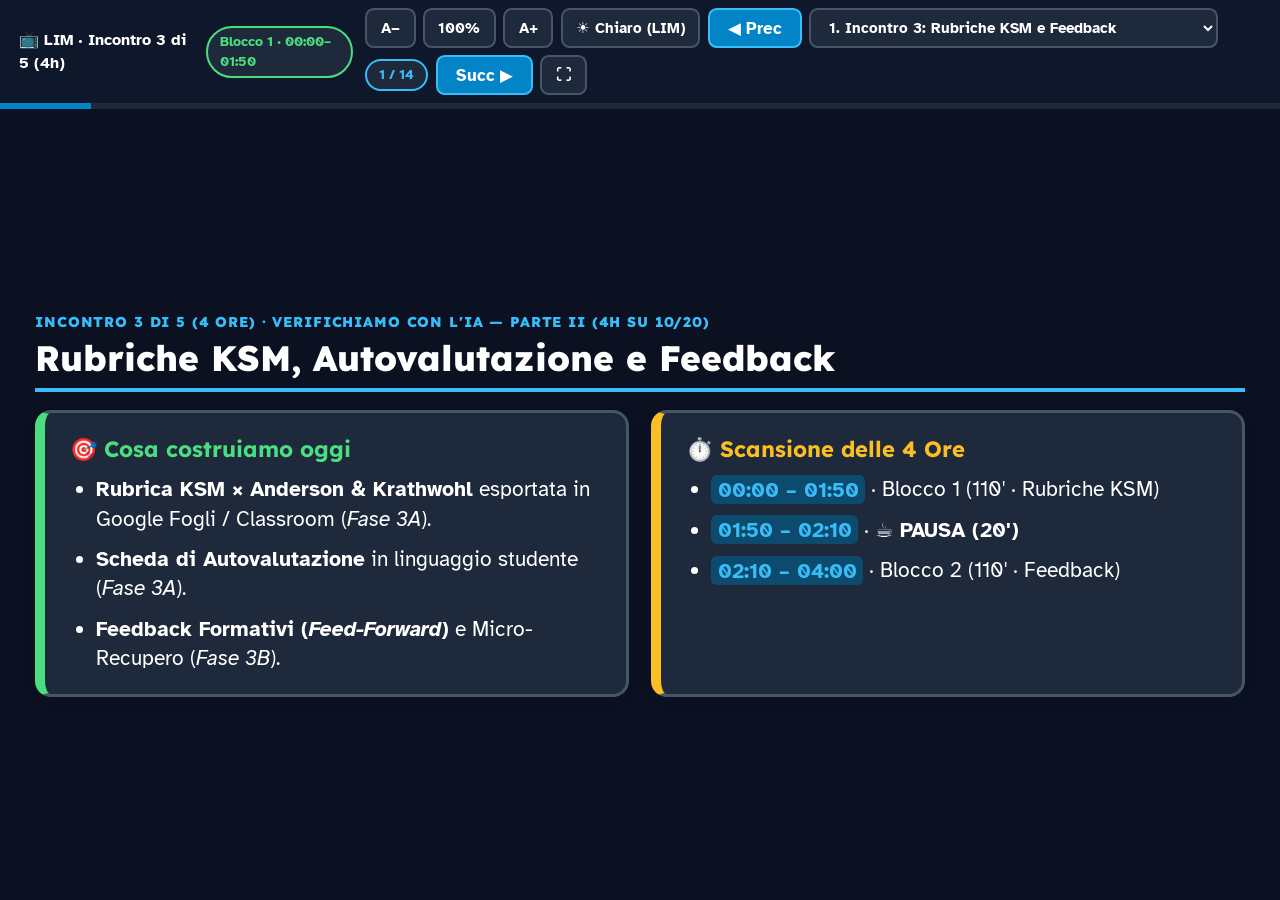
<file: Incontro_3/Incontro_3_Presentazione_Aula.html>
﻿<!DOCTYPE html>
<html lang="it">
<head>
  <meta charset="UTF-8" />
  <meta name="viewport" content="width=device-width, initial-scale=1.0" />
  <title>VALUTARE PER CRESCERE — Incontro 3 (Presentazione d'Aula PC & Animazioni)</title>
  <link rel="preconnect" href="https://fonts.googleapis.com">
  <link rel="preconnect" href="https://fonts.gstatic.com" crossorigin>
  <link href="https://fonts.googleapis.com/css2?family=Atkinson+Hyperlegible:ital,wght@0,400;0,700;1,400&family=Lexend:wght@500;600;700;800&display=swap" rel="stylesheet">
  <style>
    :root {
      --scale: 0.85;
      --bg: #f8fafc;
      --surface: #ffffff;
      --text: #0f172a;
      --muted: #334155;
      --border: #cbd5e1;
      --blue: #0369a1;
      --blue-bg: #e0f2fe;
      --green: #15803d;
      --green-bg: #dcfce7;
      --amber: #b45309;
      --amber-bg: #fef3c7;
      --purple: #6d28d9;
      --purple-bg: #f3e8ff;
      --red: #b91c1c;
      --red-bg: #fee2e2;
      --bar-bg: #0f172a;
      --bar-text: #ffffff;
    }
    body.dark {
      --bg: #0b1120;
      --surface: #1e293b;
      --text: #ffffff;
      --muted: #e2e8f0;
      --border: #475569;
      --blue: #38bdf8;
      --blue-bg: #0c4a6e;
      --green: #4ade80;
      --green-bg: #14532d;
      --amber: #fbbf24;
      --amber-bg: #78350f;
      --purple: #c084fc;
      --purple-bg: #4c1d95;
      --red: #f87171;
      --red-bg: #7f1d1d;
    }
    * { box-sizing: border-box; margin: 0; padding: 0; }
    body {
      font-family: 'Atkinson Hyperlegible', 'Lexend', system-ui, sans-serif;
      background: var(--bg);
      color: var(--text);
      height: 100vh;
      display: flex;
      flex-direction: column;
      overflow: hidden;
      line-height: 1.42;
    }
    header {
      background: var(--bar-bg);
      color: var(--bar-text);
      padding: 0.5rem 1.2rem;
      display: flex;
      align-items: center;
      justify-content: space-between;
      gap: 0.75rem;
      flex-shrink: 0;
    }
    .brand { display: flex; align-items: center; gap: 0.65rem; font-weight: 700; font-size: 1rem; }
    .pill {
      padding: 0.25rem 0.75rem;
      border-radius: 999px;
      font-size: 0.88rem;
      font-weight: 700;
      background: #1e293b;
      color: #38bdf8;
      border: 2px solid #38bdf8;
    }
    .pill.b1 { color: #4ade80; border-color: #4ade80; }
    .pill.b2 { color: #38bdf8; border-color: #38bdf8; }
    .pill.pausa { color: #fbbf24; border-color: #fbbf24; }
    .controls { display: flex; align-items: center; gap: 0.45rem; flex-wrap: wrap; }
    .controls button, .controls select {
      font-family: inherit;
      background: #1e293b;
      color: #ffffff;
      border: 2px solid #475569;
      padding: 0.45rem 0.85rem;
      border-radius: 0.55rem;
      cursor: pointer;
      font-size: 0.95rem;
      font-weight: 700;
      min-height: 40px;
    }
    .controls button:hover, .controls select:hover { background: #334155; border-color: #38bdf8; }
    .nav-touch { background: #0284c7 !important; border-color: #38bdf8 !important; padding: 0.45rem 1.15rem !important; font-size: 1.05rem !important; }
    #progress-container { width: 100%; height: 6px; background: #1e293b; flex-shrink: 0; }
    #progress-bar { height: 100%; background: #0284c7; width: 6%; transition: width 0.25s ease; }

    main {
      flex: 1;
      overflow-y: auto;
      padding: 1.4rem 2.2rem;
      display: flex;
      align-items: center;
      justify-content: center;
    }
    .slide { display: none; width: 100%; max-width: 1320px; margin: auto; animation: slideIn 0.3s ease; }
    @keyframes slideIn { from { opacity: 0; transform: translateY(10px); } to { opacity: 1; transform: translateY(0); } }
    .kicker {
      font-family: 'Lexend', sans-serif;
      font-size: calc(1.05rem * var(--scale));
      font-weight: 800;
      text-transform: uppercase;
      letter-spacing: 0.06em;
      color: var(--blue);
      margin-bottom: 0.35rem;
    }
    h1 {
      font-family: 'Lexend', sans-serif;
      font-size: calc(2.6rem * var(--scale));
      font-weight: 800;
      color: var(--text);
      line-height: 1.18;
      margin-bottom: 1.1rem;
      border-bottom: 4px solid var(--blue);
      padding-bottom: 0.55rem;
    }
    h2 {
      font-family: 'Lexend', sans-serif;
      font-size: calc(1.62rem * var(--scale));
      font-weight: 700;
      margin-bottom: 0.65rem;
      color: var(--blue);
    }
    p, li { font-size: calc(1.52rem * var(--scale)); color: var(--text); }
    ul, ol { padding-left: 1.6rem; display: flex; flex-direction: column; gap: 0.7rem; }
    .grid-2 { display: grid; grid-template-columns: 1fr 1fr; gap: 1.35rem; margin-top: 0.8rem; }
    .card {
      background: var(--surface);
      border: 3px solid var(--border);
      border-radius: 1rem;
      padding: 1.3rem 1.55rem;
      box-shadow: 0 4px 12px rgba(15, 23, 42, 0.07);
    }
    .card.blue { border-left: 10px solid var(--blue); }
    .card.green { border-left: 10px solid var(--green); }
    .card.amber { border-left: 10px solid var(--amber); }
    .card.purple { border-left: 10px solid var(--purple); }
    .card.red { border-left: 10px solid var(--red); }
    .card.green h2 { color: var(--green); }
    .card.amber h2 { color: var(--amber); }
    .card.purple h2 { color: var(--purple); }
    .card.red h2 { color: var(--red); }

    .callout {
      margin-top: 1rem;
      padding: 0.95rem 1.35rem;
      border-radius: 0.85rem;
      background: var(--blue-bg);
      border: 3px solid var(--blue);
      font-size: calc(1.42rem * var(--scale));
      font-weight: 700;
    }
    .callout.green { background: var(--green-bg); border-color: var(--green); }
    .callout.amber { background: var(--amber-bg); border-color: var(--amber); }

    table {
      width: 100%;
      border-collapse: collapse;
      margin-top: 0.75rem;
      background: var(--surface);
      border: 3px solid var(--border);
      border-radius: 0.85rem;
      overflow: hidden;
    }
    th, td {
      padding: 0.8rem 1.1rem;
      text-align: left;
      border-bottom: 2px solid var(--border);
      font-size: calc(1.36rem * var(--scale));
    }
    th { background: var(--blue); color: #ffffff; font-family: 'Lexend', sans-serif; font-weight: 700; }
    code {
      font-family: 'Atkinson Hyperlegible', monospace;
      font-weight: 700;
      background: var(--blue-bg);
      color: var(--blue);
      padding: 0.1rem 0.4rem;
      border-radius: 0.35rem;
    }
    a { color: var(--blue); font-weight: 700; text-decoration: underline; }
    .big-copy-btn {
      display: inline-flex;
      align-items: center;
      gap: 0.5rem;
      margin-top: 0.95rem;
      padding: 0.85rem 1.55rem;
      font-family: 'Lexend', sans-serif;
      font-size: calc(1.28rem * var(--scale));
      font-weight: 700;
      background: var(--blue);
      color: #ffffff;
      border: none;
      border-radius: 0.75rem;
      cursor: pointer;
    }
    .hidden-prompt { display: none; }
    .pause-box {
      text-align: center;
      padding: 3rem 2rem;
      background: var(--amber-bg);
      border: 6px solid var(--amber);
      border-radius: 1.5rem;
    }
    .pause-box h1 { border: none; font-size: calc(3.5rem * var(--scale)); color: var(--amber); margin-bottom: 0.8rem; }

    /* Visual Animations & Mockups */
    .ksm-bar-wrap {
      display: flex;
      width: 100%;
      height: 64px;
      border-radius: 1rem;
      overflow: hidden;
      border: 3px solid var(--border);
      margin: 1rem 0;
      font-family: 'Lexend', sans-serif;
      font-weight: 800;
      font-size: calc(1.35rem * var(--scale));
      color: #ffffff;
    }
    .ksm-seg {
      display: flex;
      align-items: center;
      justify-content: center;
      animation: growWidth 0.9s cubic-bezier(0.22, 1, 0.36, 1) forwards;
      transform-origin: left;
    }
    @keyframes growWidth { from { transform: scaleX(0); } to { transform: scaleX(1); } }

    .stairs {
      display: grid;
      grid-template-columns: repeat(4, 1fr);
      gap: 0.85rem;
      align-items: end;
      margin-top: 1rem;
    }
    .step-box {
      border-radius: 0.85rem;
      padding: 1rem;
      color: #ffffff;
      font-weight: 700;
      animation: riseUp 0.6s ease backwards;
    }
    .step-1 { background: #64748b; min-height: 155px; animation-delay: 0.05s; }
    .step-2 { background: #0284c7; min-height: 195px; animation-delay: 0.18s; }
    .step-3 { background: #15803d; min-height: 235px; animation-delay: 0.31s; }
    .step-4 { background: #6d28d9; min-height: 275px; animation-delay: 0.44s; }
    @keyframes riseUp { from { opacity: 0; transform: translateY(25px); } to { opacity: 1; transform: translateY(0); } }

    .ui-mockup {
      background: var(--surface);
      border: 3px solid var(--border);
      border-radius: 1rem;
      overflow: hidden;
      box-shadow: 0 8px 20px rgba(0,0,0,0.1);
    }
    .ui-top {
      background: #1e293b;
      color: #ffffff;
      padding: 0.55rem 1rem;
      display: flex;
      align-items: center;
      gap: 0.5rem;
      font-size: 1rem;
      font-weight: 700;
    }
    .dot { width: 12px; height: 12px; border-radius: 50%; display: inline-block; }
    .pulse-btn {
      display: inline-flex;
      align-items: center;
      gap: 0.4rem;
      background: #15803d;
      color: #ffffff;
      padding: 0.5rem 1rem;
      border-radius: 0.55rem;
      font-weight: 800;
      animation: pulseGlow 1.6s infinite;
    }
    @keyframes pulseGlow {
      0%, 100% { box-shadow: 0 0 0 0 rgba(21, 128, 61, 0.55); transform: scale(1); }
      50% { box-shadow: 0 0 0 12px rgba(21, 128, 61, 0); transform: scale(1.03); }
    }
    .ff-flow {
      display: grid;
      grid-template-columns: repeat(3, 1fr);
      gap: 1.1rem;
      margin-top: 1rem;
    }
    .ff-card {
      border-radius: 1rem;
      padding: 1.25rem;
      border: 3px solid var(--border);
      background: var(--surface);
      animation: riseUp 0.55s ease backwards;
    }
  </style>
</head>
<body class="dark">
  <header>
    <div class="brand">
      <span>📺 LIM · Incontro 3 di 5 (4h)</span>
      <span id="block-badge" class="pill b1">Blocco 1 · 00:00–01:50</span>
    </div>
    <div class="controls">
      <button onclick="changeScale(-0.1)" title="Riduci testo">A−</button>
      <button onclick="resetScale()" title="Ripristina testo">100%</button>
      <button onclick="changeScale(0.1)" title="Ingrandisci testo">A+</button>
      <button id="theme-btn" onclick="toggleTheme()" title="Cambia contrasto Chiaro/Scuro">☀️ Chiaro (LIM)</button>
      <button class="nav-touch" onclick="prevSlide()">◀ Prec</button>
      <select id="slide-select" onchange="jumpToSlide(this.value)" aria-label="Vai alla slide"></select>
      <span id="counter" class="pill">1 / 14</span>
      <button class="nav-touch" onclick="nextSlide()">Succ ▶</button>
      <button onclick="toggleFullScreen()">⛶</button>
    </div>
  </header>
  <div id="progress-container"><div id="progress-bar"></div></div>

  <main>
    <!-- SLIDE 1 -->
    <section class="slide" data-block="Blocco 1 · 00:00–01:50" data-badge="b1" data-title="1. Incontro 3: Rubriche KSM e Feedback">
      <div class="kicker">Incontro 3 di 5 (4 ore) · VerifichIAmo con l'IA — Parte II (4h su 10/20)</div>
      <h1>Rubriche KSM, Autovalutazione e Feedback</h1>
      <div class="grid-2">
        <div class="card green">
          <h2>🎯 Cosa costruiamo oggi</h2>
          <ul>
            <li><strong>Rubrica KSM × Anderson & Krathwohl</strong> esportata in Google Fogli / Classroom (<em>Fase 3A</em>).</li>
            <li><strong>Scheda di Autovalutazione</strong> in linguaggio studente (<em>Fase 3A</em>).</li>
            <li><strong>Feedback Formativi (<em>Feed-Forward</em>)</strong> e Micro-Recupero (<em>Fase 3B</em>).</li>
          </ul>
        </div>
        <div class="card amber">
          <h2>⏱️ Scansione delle 4 Ore</h2>
          <ul>
            <li><strong><code>00:00 – 01:50</code></strong> · Blocco 1 (110' · Rubriche KSM)</li>
            <li><strong><code>01:50 – 02:10</code></strong> · ☕ <strong>PAUSA (20')</strong></li>
            <li><strong><code>02:10 – 04:00</code></strong> · Blocco 2 (110' · Feedback)</li>
          </ul>
        </div>
      </div>
    </section>

    <!-- SLIDE 2 -->
    <section class="slide" data-block="Blocco 1 · 00:00–01:50" data-badge="b1" data-title="2. Dal Voto a Valutare per Crescere">
      <div class="kicker">Docimologia & Inclusione · D.Lgs. 62/2017</div>
      <h1>Perché il Solo Voto Numerico Non Basta?</h1>
      <div class="grid-2">
        <div class="card red">
          <h2>❌ Voto Solitario (es. "5 ½" o "6")</h2>
          <ul>
            <li>Non spiega <strong>dove</strong> si trova l'inciampo.</li>
            <li>Rischio <strong>Effetto Alone</strong> (penalizzare calligrafia o disortografia nei DSA!).</li>
            <li>Non indica <strong>cosa fare domani</strong> per crescere.</li>
          </ul>
        </div>
        <div class="card green">
          <h2>✅ Rubrica KSM + Feed-Forward</h2>
          <ul>
            <li>Distingue <strong>Sapere (K)</strong>, <strong>Saper Fare (S)</strong> e <strong>Autonomia/Metacognizione (M)</strong>.</li>
            <li>Rende trasparenti i criteri <strong>prima</strong> della prova.</li>
            <li>Attiva l'<strong>autovalutazione</strong> del ragazzo.</li>
          </ul>
        </div>
      </div>
    </section>

    <!-- SLIDE 3 -->
    <section class="slide" data-block="Blocco 1 · 00:00–01:50" data-badge="b1" data-title="3. Errore delle Griglie Generiche IA">
      <div class="kicker">Confronto Live su Google Gemini</div>
      <h1>Cosa Sbaglia l'IA con un Prompt Generico?</h1>
      <div class="grid-2">
        <div class="card red">
          <h2>❌ Griglia Generica dell'IA</h2>
          <p>Differenzia i livelli solo con <strong>avverbi vaghi</strong>:</p>
          <p style="margin-top:0.6rem; font-style:italic;">"Conosce gli argomenti in modo <strong>scarso / sufficiente / buono / ottimo</strong>."</p>
          <p style="margin-top:0.6rem;">👉 <strong>Inutile!</strong> Lo studente non capisce cosa deve fare per passare da 6 a 8.</p>
        </div>
        <div class="card green">
          <h2>✅ Rubrica KSM × Anderson & Krathwohl</h2>
          <ul>
            <li>Ogni descrittore inizia con un <strong>verbo d'azione osservabile</strong> (<em>Individua, Spiega, Confronta, Argomenta</em>).</li>
            <li>I 4 livelli salgono lungo la scala <strong>LOTS → HOTS</strong>.</li>
            <li>Tutela l'uso degli <strong>strumenti compensativi</strong>.</li>
          </ul>
        </div>
      </div>
    </section>

    <!-- SLIDE 4 (ANIMAZIONE BARRA KSM) -->
    <section class="slide" data-block="Blocco 1 · 00:00–01:50" data-badge="b1" data-title="4. Visualizzazione Animata: I 3 Assi KSM">
      <div class="kicker">Ponderazione Standard della Rubrica · Bilanciamento Olistico</div>
      <h1>I 3 Pilastri del Criterio KSM nella Griglia</h1>
      <div class="ksm-bar-wrap" role="img" aria-label="Barra di bilanciamento KSM: K 35%, S 40%, M 25%">
        <div class="ksm-seg" style="width:35%; background:#0284c7;">📘 K · Knowledge (35%)</div>
        <div class="ksm-seg" style="width:40%; background:#15803d;">⚙️ S · Skills (40%)</div>
        <div class="ksm-seg" style="width:25%; background:#6d28d9;">🧠 M · Mindset (25%)</div>
      </div>
      <table>
        <thead>
          <tr><th>Asse KSM</th><th>Codici A&K</th><th>Cosa Valuta nella Verifica</th></tr>
        </thead>
        <tbody>
          <tr><td><strong>📘 K — Knowledge (35%)</strong></td><td><code>[A1, B2 → B4]</code></td><td>Comprensione di concetti e relazioni (anche con mappe/glossari).</td></tr>
          <tr><td><strong>⚙️ S — Skills (40%)</strong></td><td><code>[C3 → C5]</code></td><td>Applicazione di procedure, calcoli, tabelle o struttura del testo.</td></tr>
          <tr><td><strong>🧠 M — Mindset & Metacogn. (25%)</strong></td><td><code>[D2 → D6]</code></td><td><strong>"Caccia all'errore"</strong>, autonomia e autovalutazione consapevole.</td></tr>
        </tbody>
      </table>
    </section>

    <!-- SLIDE 5 (SCALA ANIMATA 4 LIVELLI) -->
    <section class="slide" data-block="Blocco 1 · 00:00–01:50" data-badge="b1" data-title="5. Animazione: Scala dei 4 Livelli (LOTS -> HOTS)">
      <div class="kicker">Progressione Qualitativa dei Descrittori</div>
      <h1>Come Salgono i 4 Livelli nella Rubrica KSM</h1>
      <div class="stairs">
        <div class="step-box step-1">
          <div style="font-size:1.1rem; opacity:0.9;">LIVELLO 1 · Voto 4–5</div>
          <div style="font-size:1.45rem; margin:0.3rem 0;">Iniziale (D)</div>
          <div style="font-size:1.15rem; font-weight:400;"><strong>LOTS parziale</strong> <code>[A1, C1, D1]</code>: individua dati isolati solo se guidato passo-passo.</div>
        </div>
        <div class="step-box step-2">
          <div style="font-size:1.1rem; opacity:0.9;">LIVELLO 2 · Voto 6</div>
          <div style="font-size:1.45rem; margin:0.3rem 0;">Base (C)</div>
          <div style="font-size:1.15rem; font-weight:400;"><strong>LOTS consolidato</strong> <code>[B2, C3, D2]</code>: comprende i nuclei ed esegue procedure note (anche con supporti).</div>
        </div>
        <div class="step-box step-3">
          <div style="font-size:1.1rem; opacity:0.9;">LIVELLO 3 · Voto 7–8</div>
          <div style="font-size:1.45rem; margin:0.3rem 0;">Intermedio (B)</div>
          <div style="font-size:1.15rem; font-weight:400;"><strong>Ponte LOTS → HOTS</strong> <code>[B4, C4, D4]</code>: analizza, confronta e corregge l'errore in autonomia.</div>
        </div>
        <div class="step-box step-4">
          <div style="font-size:1.1rem; opacity:0.9;">LIVELLO 4 · Voto 9–10</div>
          <div style="font-size:1.45rem; margin:0.3rem 0;">Avanzato (A)</div>
          <div style="font-size:1.15rem; font-weight:400;"><strong>HOTS + Mastery</strong> <code>[B6, C6, D6]</code>: argomenta criticamente e rielabora in modo originale.</div>
        </div>
      </div>
      <div class="callout green">⚖️ <strong>Equità PDP/PEI:</strong> usare gli strumenti compensativi (mappe, formulario, spartito facilitato) permette di raggiungere anche il <strong>Livello 4 Avanzato</strong>!</div>
    </section>

    <!-- SLIDE 6 (SCREENSHOT / MOCKUP INTERFACCIA GEMINI -> FOGLI -> CLASSROOM) -->
    <section class="slide" data-block="Blocco 1 · 00:00–01:50" data-badge="b1" data-title="6. Schermata: Da Gemini a Google Classroom">
      <div class="kicker">Visualizzazione Interfaccia · Zero Copia-Incolla Manuale</div>
      <h1>Dal Pulsante di Gemini alle Griglie di Classroom</h1>
      <div class="grid-2">
        <div class="ui-mockup">
          <div class="ui-top">
            <span class="dot" style="background:#ef4444;"></span>
            <span class="dot" style="background:#f59e0b;"></span>
            <span class="dot" style="background:#22c55e;"></span>
            <span>Schermata 1 · Google Gemini (sotto la Tabella Rubrica)</span>
          </div>
          <div style="padding:1.2rem;">
            <div style="background:var(--blue-bg); padding:0.75rem; border-radius:0.5rem; font-size:1.15rem; margin-bottom:1rem;">
              <strong>Tabella Rubrica KSM generata</strong> (3 righe × 6 colonne)
            </div>
            <p style="margin-bottom:0.8rem;">In basso a destra sotto la tabella clicca su:</p>
            <div class="pulse-btn">📊 Esporta in Fogli</div>
          </div>
        </div>

        <div class="ui-mockup">
          <div class="ui-top">
            <span class="dot" style="background:#ef4444;"></span>
            <span class="dot" style="background:#f59e0b;"></span>
            <span class="dot" style="background:#22c55e;"></span>
            <span>Schermata 2 · Google Classroom (Compito)</span>
          </div>
          <div style="padding:1.2rem;">
            <p style="margin-bottom:0.8rem;">Nella colonna destra del Compito in Classroom clicca su:</p>
            <div class="pulse-btn" style="background:#0284c7;">➕ Griglia (Rubric) ▾</div>
            <ul style="margin-top:0.9rem; font-size:1.25rem;">
              <li><strong>Importa da Fogli</strong> (oppure <em>Crea griglia</em>)</li>
              <li>Lo studente vede i livelli <strong>prima e dopo</strong> la consegna!</li>
            </ul>
          </div>
        </div>
      </div>
    </section>

    <!-- SLIDE 7 -->
    <section class="slide" data-block="Blocco 1 · 00:00–01:50" data-badge="b1" data-title="7. I 6 Esempi Pronti (Incontro 3)">
      <div class="kicker">Ricettario dei 30 Esempi · Clicca per Aprire il Prompt</div>
      <h1>6 Modelli Pronti per il Laboratorio dell'Incontro 3</h1>
      <div class="grid-2">
        <div class="card blue">
          <ul>
            <li>📘 <a href="../Materiali_Trasversali/01_Ricettario_Prompt_30_Esempi_Scuola_Media.html#esempio-05" target="_blank">#05 Italiano (3ª) ↗</a> · Rubrica KSM Testo Argomentativo</li>
            <li>🇫🇷 <a href="../Materiali_Trasversali/01_Ricettario_Prompt_30_Esempi_Scuola_Media.html#esempio-20" target="_blank">#20 2ª Lingua (1ª) ↗</a> · Supporto e Feedback DSA</li>
            <li>⚙️ <a href="../Materiali_Trasversali/01_Ricettario_Prompt_30_Esempi_Scuola_Media.html#esempio-23" target="_blank">#23 Tecnologia (1ª–2ª) ↗</a> · Rubrica Disegno (Disgrafia)</li>
          </ul>
        </div>
        <div class="card green">
          <ul>
            <li>🎵 <a href="../Materiali_Trasversali/01_Ricettario_Prompt_30_Esempi_Scuola_Media.html#esempio-26" target="_blank">#26 Musica (1ª–2ª) ↗</a> · Rubrica KSM Spartito Facilitato</li>
            <li>🏃 <a href="../Materiali_Trasversali/01_Ricettario_Prompt_30_Esempi_Scuola_Media.html#esempio-28" target="_blank">#28 Ed. Fisica (2ª) ↗</a> · Autovalutazione Motoria (Asse M)</li>
            <li>🤝 <a href="../Materiali_Trasversali/01_Ricettario_Prompt_30_Esempi_Scuola_Media.html#esempio-30" target="_blank">#30 IRC / Ed. Civica ↗</a> · Scenario Etico + Rubrica KSM</li>
          </ul>
        </div>
      </div>
    </section>

    <!-- SLIDE 8 -->
    <section class="slide" data-block="Blocco 1 · 00:00–01:50" data-badge="b1" data-title="8. Lavoro 3 - Fase 3A (Rubrica KSM)">
      <div class="kicker">🛠️ LAVORO PRATICO 3 · FASE 3A (40 Minuti · Prima della Pausa)</div>
      <h1>Genera la Rubrica KSM e l'Autovalutazione</h1>
      <div class="card blue">
        <ol>
          <li>Apri la chat Gemini della tua verifica dell'Incontro 2 (modalità <strong>Thinking</strong>).</li>
          <li>Copia e incolla il <strong>Prompt Template 3A</strong> col pulsante qui sotto.</li>
          <li>Clicca su <strong>"Esporta in Fogli"</strong> sotto la Rubrica e salva la Scheda di Autovalutazione in <code>03_Incontro3_Rubrica_KSM_e_Feedback</code>.</li>
        </ol>
        <button class="big-copy-btn" onclick="copyHiddenPrompt('p3a', this)">📋 Copia Prompt Template 3A (Rubrica KSM + Autovalutazione)</button>
        <pre id="p3a" class="hidden-prompt">[R - RUOLO] Agisci come esperto di valutazione formativa e docimologia nella Scuola Secondaria di Primo Grado.
[C - CLASSE] Classe [1ª / 2ª / 3ª] media.
[N - NUCLEI E MODELLO KSM] Costruisci la Griglia/Rubrica di valutazione per la verifica su [ARGOMENTO] (prodotta nel Lavoro 2), basandoti obbligatoriamente sulla Tassonomia di Anderson & Krathwohl (matrice 4x6: Conoscenze A Fattuale, B Concettuale, C Procedurale, D Metacognitiva x Processi 1. Ricordare, 2. Comprendere, 3. Applicare, 4. Analizzare, 5. Valutare, 6. Creare) e sul Criterio KSM:
- Asse K (Knowledge — Conoscenze A e B — peso 35%)
- Asse S (Skills — Abilità procedurali C — peso 40%)
- Asse M (Mindset, Metacognition & Mastery — Metacognizione D, individuazione dell'errore e autonomia — peso 25%)
[A - ACCESSIBILITÀ ED EQUITÀ] I descrittori devono valutare il raggiungimento del processo cognitivo anche attraverso l'uso legittimo degli strumenti compensativi e dello scaffolding presenti nella Versione Facilitata (prove equipollenti). Non usare avverbi vaghi ("poco, abbastanza, molto"), ma verbi d'azione osservabili che progrediscono da LOTS (Livelli 1-2) a HOTS (Livelli 3-4).
[F - FORMATO DI OUTPUT] Restituisci:
1. TABELLA RUBRICA DOCENTE (Colonne: Asse KSM e Peso % | Indicatore e Codice [A-D][1-6] | Livello 1 Iniziale (Voto 4-5) | Livello 2 Base (Voto 6) | Livello 3 Intermedio (Voto 7-8) | Livello 4 Avanzato (Voto 9-10));
2. MINI-SCHEDA DI AUTOVALUTAZIONE PER LO STUDENTE ("Valutare per crescere"): 4 domande brevi in prima persona ("Che cosa ho capito bene...", "Dove ho trovato difficoltà...", "Come ho usato gli aiuti/schemi...", "Il mio prossimo passo per migliorare...") per riflettere sulla prova.</pre>
      </div>
    </section>

    <!-- SLIDE 9 (PAUSA CENTRALE) -->
    <section class="slide" data-block="Pausa Centrale · 01:50–02:10" data-badge="pausa" data-title="9. PAUSA CENTRALE (20 min)">
      <div class="pause-box">
        <div class="kicker" style="color:var(--amber);">01:50 – 02:10 · Metà Pomeriggio</div>
        <h1>☕ PAUSA — 20 Minuti</h1>
        <p style="font-size:calc(1.7rem * var(--scale)); font-weight:700;">Al rientro: <strong>Feedback Formativo (Feed-Forward)</strong>, Micro-Recupero mirato e <strong>Fase 3B</strong>!</p>
      </div>
    </section>

    <!-- SLIDE 10 (ANIMAZIONE FEED-FORWARD 3 PASSI) -->
    <section class="slide" data-block="Blocco 2 · 02:10–04:00" data-badge="b2" data-title="10. Schema Animato: Il Feedback che Fa Crescere">
      <div class="kicker">Blocco 2 (`02:10 – 04:00`) · Modello Hattie & Timperley</div>
      <h1>La Formula del Feed-Forward in 3 Passi</h1>
      <div class="ff-flow">
        <div class="ff-card" style="border-top:10px solid var(--green); animation-delay:0.05s;">
          <h2 style="color:var(--green);">1. 🌟 Punto di Forza (Glow)</h2>
          <p>Riconosce ciò che lo studente ha impostato o capito bene.</p>
          <p style="margin-top:0.6rem; font-weight:700; color:var(--green);">👉 Protegge autostima e motivazione!</p>
        </div>
        <div class="ff-card" style="border-top:10px solid var(--amber); animation-delay:0.2s;">
          <h2 style="color:var(--amber);">2. 🔍 Punto d'Attenzione (Grow)</h2>
          <p>Spiega con parole semplici dove e perché è avvenuto l'inciampo.</p>
          <p style="margin-top:0.6rem; font-weight:700; color:var(--amber);">👉 Valuta il procedimento, mai la persona!</p>
        </div>
        <div class="ff-card" style="border-top:10px solid var(--purple); animation-delay:0.35s;">
          <h2 style="color:var(--purple);">3. 🚀 Prossimo Passo (Feed-Forward)</h2>
          <p>Offre subito <strong>1 micro-esercizio guidato da 5–10 minuti</strong> per superare l'ostacolo.</p>
          <p style="margin-top:0.6rem; font-weight:700; color:var(--purple);">👉 Trasforma l'errore in crescita!</p>
        </div>
      </div>
    </section>

    <!-- SLIDE 11 -->
    <section class="slide" data-block="Blocco 2 · 02:10–04:00" data-badge="b2" data-title="11. Demo: 3 Profili d'Errore Anonimi">
      <div class="kicker">100% Conforme al GDPR · Zero Nomi</div>
      <h1>Simulare 3 Profili d'Inciampo con Gemini</h1>
      <div class="card blue">
        <ul>
          <li><strong>Profilo 1 (Inciampo su Asse K)</strong>: confonde due termini o concetti di base.</li>
          <li><strong>Profilo 2 (Inciampo su Asse S)</strong>: ha capito la regola ma sbaglia il passaggio procedurale o la tabella.</li>
          <li><strong>Profilo 3 (Inciampo su Asse M)</strong>: svolge gli esercizi standard ma si blocca nella <em>"Caccia all'errore"</em>.</li>
        </ul>
      </div>
      <div class="callout green">💡 Gemini genera in 10 secondi una <strong>banca di commenti formativi pronti da incollare su Classroom o sul Registro Elettronico</strong> + le 3 schede di recupero!</div>
    </section>

    <!-- SLIDE 12 -->
    <section class="slide" data-block="Blocco 2 · 02:10–04:00" data-badge="b2" data-title="12. Lavoro 3 - Fase 3B (Feedback e Recupero)">
      <div class="kicker">🛠️ LAVORO PRATICO 3 · FASE 3B (45 Minuti al PC)</div>
      <h1>Genera il Kit di Feedback e Micro-Recupero</h1>
      <div class="card green">
        <ol>
          <li>Nella stessa chat di Gemini della tua Rubrica KSM, incolla il <strong>Prompt Template 3B</strong> qui sotto.</li>
          <li>Se appartieni al <strong>Binario Approfondimento</strong>, aggiungi anche un vero errore ricorrente (anonimo) della tua classe.</li>
          <li>Clicca su <strong>"Esporta in Documenti"</strong> e salva in <code>03_Incontro3_Rubrica_KSM_e_Feedback</code>.</li>
        </ol>
        <button class="big-copy-btn" style="background:var(--green);" onclick="copyHiddenPrompt('p3b', this)">📋 Copia Prompt Template 3B (Feedback + Micro-Recupero)</button>
        <pre id="p3b" class="hidden-prompt">[R - RUOLO] Agisci come docente esperto in valutazione formativa ("Valutare per crescere") nella Scuola Secondaria di Primo Grado.
[C - CLASSE] Classe [1ª / 2ª / 3ª] media — Verifica su [ARGOMENTO].
[N - FEEDBACK E RECUPERO] A partire dalla verifica e dalla Rubrica KSM appena create, simula 3 profili tipici di esito della prova (100% anonimi):
- Profilo 1 (Difficoltà su Asse K): studente che confonde i termini chiave o le relazioni di base;
- Profilo 2 (Difficoltà su Asse S): studente che ha capito la regola ma si blocca nell'applicazione procedurale o nella lettura della tabella;
- Profilo 3 (Difficoltà su Asse M): studente che risolve gli esercizi standard ma non riesce ad argomentare la "Caccia all'errore".
[A - TONO FORMATIVO E ACCESSIBILE] Per ciascuno dei 3 profili genera:
1. Un Feedback Formativo in 3 righe rivolto direttamente allo studente secondo la struttura:
   - 🌟 Punto di forza (cosa hai dimostrato di saper fare);
   - 🔍 Punto di attenzione (dove si trova l'inciampo specifico);
   - 🚀 Il tuo prossimo passo (consiglio pratico immediato — feed-forward);
2. Una Micro-Attività di Recupero Mirato da 10 minuti (con scaffolding) specifica per superare quell'inciampo.
[F - FORMATO DI OUTPUT] Scheda strutturata pronta per "Esporta in Documenti".</pre>
      </div>
    </section>

    <!-- SLIDE 13 -->
    <section class="slide" data-block="Blocco 2 · 02:10–04:00" data-badge="b2" data-title="13. Deontologia Human-in-the-Loop">
      <div class="kicker">Etica della Valutazione & AI Act Europeo</div>
      <h1>3 Regole Deontologiche sul Feedback con l'IA</h1>
      <div class="grid-2">
        <div class="card red">
          <h2>1️⃣ Mai Voti Automatici Ciechi</h2>
          <p>L'IA propone la griglia e la bozza del commento; <strong>il giudizio educativo finale è sempre dell'insegnante</strong>.</p>
        </div>
        <div class="card blue">
          <h2>2️⃣ Anonimizzazione al 100%</h2>
          <p>Si sottopone a Gemini solo la tipologia di errore o la frase trascritta senza nome.</p>
        </div>
      </div>
      <div class="callout amber">🌱 <strong>3️⃣ Growth Mindset (Mentalità di crescita):</strong> il feedback valuta sempre la strategia usata nel compito, mai l'intelligenza del ragazzo!</div>
    </section>

    <!-- SLIDE 14 -->
    <section class="slide" data-block="Blocco 2 · 02:10–04:00" data-badge="b2" data-title="14. Checklist e Ponte Incontro 4">
      <div class="kicker">Chiusura Incontro 3 di 5 · Arrivederci al Giorno 4!</div>
      <h1>Checklist Finale & Prossimo Incontro</h1>
      <div class="grid-2">
        <div class="card green">
          <h2>✅ Nella tua cartella Drive</h2>
          <ul>
            <li>✔ Rubrica KSM in Google Fogli</li>
            <li>✔ Scheda Autovalutazione + 3 Feedback e Micro-Recupero</li>
            <li>🔒 <strong>Fai LOGOUT dal browser!</strong></li>
          </ul>
        </div>
        <div class="card purple">
          <h2>🚀 Incontro 4 (4 ore · Area 1 + Area 2)</h2>
          <ul>
            <li><strong>Blocco 1 (Area 1)</strong>: Banca di 10–12 quesiti inclusivi in Google Fogli</li>
            <li><strong>Blocco 2 (Area 2)</strong>: Google Modulo Quiz con ramificazione + Wordwall/Quizizz</li>
          </ul>
        </div>
      </div>
    </section>
  </main>

  <script>
    const slides = document.querySelectorAll('.slide');
    const counter = document.getElementById('counter');
    const progressBar = document.getElementById('progress-bar');
    const blockBadge = document.getElementById('block-badge');
    const slideSelect = document.getElementById('slide-select');
    const themeBtn = document.getElementById('theme-btn');
    let currentSlide = 0;
    let currentScale = 0.85;

    function initSelect() {
      slides.forEach((s, idx) => {
        const opt = document.createElement('option');
        opt.value = idx;
        opt.textContent = s.dataset.title || `Slide ${idx + 1}`;
        slideSelect.appendChild(opt);
      });
    }

    function showSlide(n, slidesList, counterEl) {
      if (n < 0) n = 0;
      if (n >= slidesList.length) n = slidesList.length - 1;
      currentSlide = n;
      slidesList.forEach((slide, index) => {
        slide.style.display = index === n ? 'block' : 'none';
      });
      counterEl.textContent = `${n + 1} / ${slidesList.length}`;
      slideSelect.value = n;
      progressBar.style.width = `${((n + 1) / slidesList.length) * 100}%`;
      const active = slidesList[n];
      blockBadge.textContent = active.dataset.block || '';
      blockBadge.className = `pill ${active.dataset.badge || 'b1'}`;
    }

    function nextSlide() { showSlide(currentSlide + 1, slides, counter); }
    function prevSlide() { showSlide(currentSlide - 1, slides, counter); }
    function jumpToSlide(val) { showSlide(parseInt(val, 10), slides, counter); }

    function changeScale(delta) {
      currentScale = Math.min(1.4, Math.max(0.75, +(currentScale + delta).toFixed(2)));
      document.documentElement.style.setProperty('--scale', currentScale);
    }
    function resetScale() {
      currentScale = 1;
      document.documentElement.style.setProperty('--scale', 1);
    }
    function toggleTheme() {
      document.body.classList.toggle('dark');
      themeBtn.textContent = document.body.classList.contains('dark') ? '☀️ Chiaro' : '☀️ Chiaro (LIM)';
    }
    function copyHiddenPrompt(id, btn) {
      const text = document.getElementById(id).textContent.trim();
      navigator.clipboard.writeText(text).then(() => {
        const old = btn.textContent;
        btn.textContent = '✅ Prompt Copiato negli Appunti!';
        setTimeout(() => { btn.textContent = old; }, 1800);
      });
    }
    function toggleFullScreen() {
      if (!document.fullscreenElement) document.documentElement.requestFullscreen().catch(() => {});
      else document.exitFullscreen().catch(() => {});
    }

    document.addEventListener('keydown', (e) => {
      if (e.key === 'ArrowRight' || e.key === ' ') { e.preventDefault(); nextSlide(); }
      else if (e.key === 'ArrowLeft') { e.preventDefault(); prevSlide(); }
      else if (e.key === '+' || e.key === '=') { changeScale(0.1); }
      else if (e.key === '-') { changeScale(-0.1); }
    });

    initSelect();
    showSlide(0, slides, counter);
  </script>
</body>
</html>
</file>
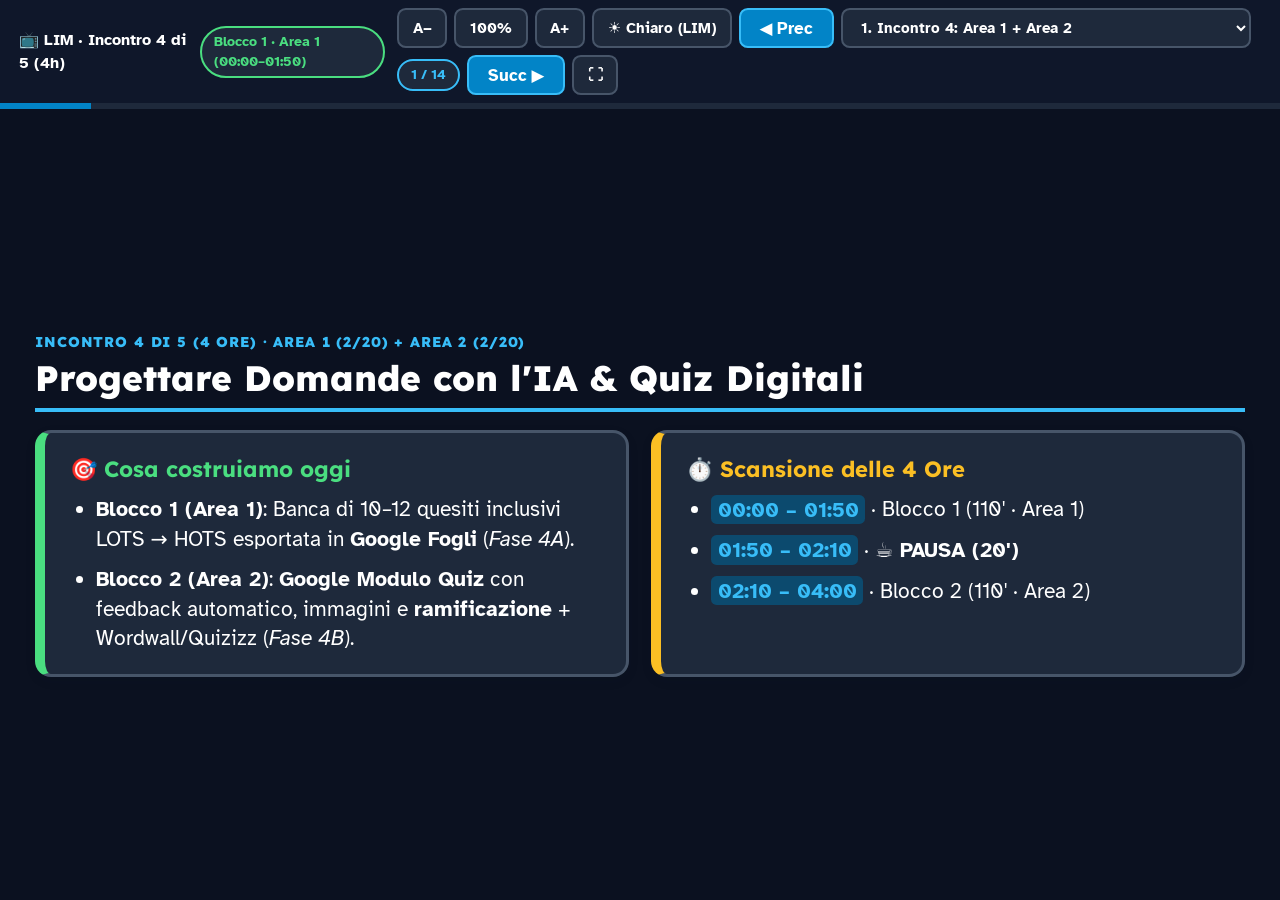
<file: Incontro_4/Incontro_4_Presentazione_Aula.html>
﻿<!DOCTYPE html>
<html lang="it">
<head>
  <meta charset="UTF-8" />
  <meta name="viewport" content="width=device-width, initial-scale=1.0" />
  <title>VALUTARE PER CRESCERE — Incontro 4 (Presentazione d'Aula PC & Animazioni)</title>
  <link rel="preconnect" href="https://fonts.googleapis.com">
  <link rel="preconnect" href="https://fonts.gstatic.com" crossorigin>
  <link href="https://fonts.googleapis.com/css2?family=Atkinson+Hyperlegible:ital,wght@0,400;0,700;1,400&family=Lexend:wght@500;600;700;800&display=swap" rel="stylesheet">
  <style>
    :root {
      --scale: 0.85;
      --bg: #f8fafc;
      --surface: #ffffff;
      --text: #0f172a;
      --muted: #334155;
      --border: #cbd5e1;
      --blue: #0369a1;
      --blue-bg: #e0f2fe;
      --green: #15803d;
      --green-bg: #dcfce7;
      --amber: #b45309;
      --amber-bg: #fef3c7;
      --purple: #6d28d9;
      --purple-bg: #f3e8ff;
      --red: #b91c1c;
      --red-bg: #fee2e2;
      --bar-bg: #0f172a;
      --bar-text: #ffffff;
    }
    body.dark {
      --bg: #0b1120;
      --surface: #1e293b;
      --text: #ffffff;
      --muted: #e2e8f0;
      --border: #475569;
      --blue: #38bdf8;
      --blue-bg: #0c4a6e;
      --green: #4ade80;
      --green-bg: #14532d;
      --amber: #fbbf24;
      --amber-bg: #78350f;
      --purple: #c084fc;
      --purple-bg: #4c1d95;
      --red: #f87171;
      --red-bg: #7f1d1d;
    }
    * { box-sizing: border-box; margin: 0; padding: 0; }
    body {
      font-family: 'Atkinson Hyperlegible', 'Lexend', system-ui, sans-serif;
      background: var(--bg);
      color: var(--text);
      height: 100vh;
      display: flex;
      flex-direction: column;
      overflow: hidden;
      line-height: 1.42;
    }
    header {
      background: var(--bar-bg);
      color: var(--bar-text);
      padding: 0.5rem 1.2rem;
      display: flex;
      align-items: center;
      justify-content: space-between;
      gap: 0.75rem;
      flex-shrink: 0;
    }
    .brand { display: flex; align-items: center; gap: 0.65rem; font-weight: 700; font-size: 1rem; }
    .pill {
      padding: 0.25rem 0.75rem;
      border-radius: 999px;
      font-size: 0.88rem;
      font-weight: 700;
      background: #1e293b;
      color: #38bdf8;
      border: 2px solid #38bdf8;
    }
    .pill.b1 { color: #4ade80; border-color: #4ade80; }
    .pill.b2 { color: #38bdf8; border-color: #38bdf8; }
    .pill.pausa { color: #fbbf24; border-color: #fbbf24; }
    .controls { display: flex; align-items: center; gap: 0.45rem; flex-wrap: wrap; }
    .controls button, .controls select {
      font-family: inherit;
      background: #1e293b;
      color: #ffffff;
      border: 2px solid #475569;
      padding: 0.45rem 0.85rem;
      border-radius: 0.55rem;
      cursor: pointer;
      font-size: 0.95rem;
      font-weight: 700;
      min-height: 40px;
    }
    .controls button:hover, .controls select:hover { background: #334155; border-color: #38bdf8; }
    .nav-touch { background: #0284c7 !important; border-color: #38bdf8 !important; padding: 0.45rem 1.15rem !important; font-size: 1.05rem !important; }
    #progress-container { width: 100%; height: 6px; background: #1e293b; flex-shrink: 0; }
    #progress-bar { height: 100%; background: #0284c7; width: 6%; transition: width 0.25s ease; }

    main {
      flex: 1;
      overflow-y: auto;
      padding: 1.4rem 2.2rem;
      display: flex;
      align-items: center;
      justify-content: center;
    }
    .slide { display: none; width: 100%; max-width: 1320px; margin: auto; animation: slideIn 0.3s ease; }
    @keyframes slideIn { from { opacity: 0; transform: translateY(10px); } to { opacity: 1; transform: translateY(0); } }
    .kicker {
      font-family: 'Lexend', sans-serif;
      font-size: calc(1.05rem * var(--scale));
      font-weight: 800;
      text-transform: uppercase;
      letter-spacing: 0.06em;
      color: var(--blue);
      margin-bottom: 0.35rem;
    }
    h1 {
      font-family: 'Lexend', sans-serif;
      font-size: calc(2.6rem * var(--scale));
      font-weight: 800;
      color: var(--text);
      line-height: 1.18;
      margin-bottom: 1.1rem;
      border-bottom: 4px solid var(--blue);
      padding-bottom: 0.55rem;
    }
    h2 {
      font-family: 'Lexend', sans-serif;
      font-size: calc(1.62rem * var(--scale));
      font-weight: 700;
      margin-bottom: 0.65rem;
      color: var(--blue);
    }
    p, li { font-size: calc(1.52rem * var(--scale)); color: var(--text); }
    ul, ol { padding-left: 1.6rem; display: flex; flex-direction: column; gap: 0.7rem; }
    .grid-2 { display: grid; grid-template-columns: 1fr 1fr; gap: 1.35rem; margin-top: 0.8rem; }
    .card {
      background: var(--surface);
      border: 3px solid var(--border);
      border-radius: 1rem;
      padding: 1.3rem 1.55rem;
      box-shadow: 0 4px 12px rgba(15, 23, 42, 0.07);
    }
    .card.blue { border-left: 10px solid var(--blue); }
    .card.green { border-left: 10px solid var(--green); }
    .card.amber { border-left: 10px solid var(--amber); }
    .card.purple { border-left: 10px solid var(--purple); }
    .card.red { border-left: 10px solid var(--red); }
    .card.green h2 { color: var(--green); }
    .card.amber h2 { color: var(--amber); }
    .card.purple h2 { color: var(--purple); }
    .card.red h2 { color: var(--red); }

    .callout {
      margin-top: 1rem;
      padding: 0.95rem 1.35rem;
      border-radius: 0.85rem;
      background: var(--blue-bg);
      border: 3px solid var(--blue);
      font-size: calc(1.42rem * var(--scale));
      font-weight: 700;
    }
    .callout.green { background: var(--green-bg); border-color: var(--green); }
    .callout.amber { background: var(--amber-bg); border-color: var(--amber); }

    table {
      width: 100%;
      border-collapse: collapse;
      margin-top: 0.75rem;
      background: var(--surface);
      border: 3px solid var(--border);
      border-radius: 0.85rem;
      overflow: hidden;
    }
    th, td {
      padding: 0.8rem 1.1rem;
      text-align: left;
      border-bottom: 2px solid var(--border);
      font-size: calc(1.36rem * var(--scale));
    }
    th { background: var(--blue); color: #ffffff; font-family: 'Lexend', sans-serif; font-weight: 700; }
    code {
      font-family: 'Atkinson Hyperlegible', monospace;
      font-weight: 700;
      background: var(--blue-bg);
      color: var(--blue);
      padding: 0.1rem 0.4rem;
      border-radius: 0.35rem;
    }
    a { color: var(--blue); font-weight: 700; text-decoration: underline; }
    .big-copy-btn {
      display: inline-flex;
      align-items: center;
      gap: 0.5rem;
      margin-top: 0.95rem;
      padding: 0.85rem 1.55rem;
      font-family: 'Lexend', sans-serif;
      font-size: calc(1.28rem * var(--scale));
      font-weight: 700;
      background: var(--blue);
      color: #ffffff;
      border: none;
      border-radius: 0.75rem;
      cursor: pointer;
    }
    .hidden-prompt { display: none; }
    .pause-box {
      text-align: center;
      padding: 3rem 2rem;
      background: var(--amber-bg);
      border: 6px solid var(--amber);
      border-radius: 1.5rem;
    }
    .pause-box h1 { border: none; font-size: calc(3.5rem * var(--scale)); color: var(--amber); margin-bottom: 0.8rem; }

    /* Mockups & SVG Animations */
    .ui-mockup {
      background: var(--surface);
      border: 3px solid var(--border);
      border-radius: 1rem;
      overflow: hidden;
      box-shadow: 0 8px 20px rgba(0,0,0,0.08);
    }
    .ui-top {
      background: #673ab7;
      color: #ffffff;
      padding: 0.55rem 1.1rem;
      font-weight: 700;
      font-size: 1.05rem;
      display: flex;
      justify-content: space-between;
      align-items: center;
    }
    .pulse-badge {
      display: inline-block;
      background: #15803d;
      color: #ffffff;
      padding: 0.3rem 0.75rem;
      border-radius: 0.45rem;
      font-weight: 800;
      animation: pulse 1.5s infinite;
    }
    @keyframes pulse {
      0%, 100% { transform: scale(1); }
      50% { transform: scale(1.04); }
    }
    .flow-line {
      stroke-dasharray: 8 6;
      animation: dashMove 1.4s linear infinite;
    }
    @keyframes dashMove {
      to { stroke-dashoffset: -28; }
    }
  </style>
</head>
<body class="dark">
  <header>
    <div class="brand">
      <span>📺 LIM · Incontro 4 di 5 (4h)</span>
      <span id="block-badge" class="pill b1">Blocco 1 · Area 1 (00:00–01:50)</span>
    </div>
    <div class="controls">
      <button onclick="changeScale(-0.1)" title="Riduci testo">A−</button>
      <button onclick="resetScale()" title="Ripristina testo">100%</button>
      <button onclick="changeScale(0.1)" title="Ingrandisci testo">A+</button>
      <button id="theme-btn" onclick="toggleTheme()" title="Cambia contrasto Chiaro/Scuro">☀️ Chiaro (LIM)</button>
      <button class="nav-touch" onclick="prevSlide()">◀ Prec</button>
      <select id="slide-select" onchange="jumpToSlide(this.value)" aria-label="Vai alla slide"></select>
      <span id="counter" class="pill">1 / 14</span>
      <button class="nav-touch" onclick="nextSlide()">Succ ▶</button>
      <button onclick="toggleFullScreen()">⛶</button>
    </div>
  </header>
  <div id="progress-container"><div id="progress-bar"></div></div>

  <main>
    <!-- SLIDE 1 -->
    <section class="slide" data-block="Blocco 1 · Area 1 (00:00–01:50)" data-badge="b1" data-title="1. Incontro 4: Area 1 + Area 2">
      <div class="kicker">Incontro 4 di 5 (4 ore) · Area 1 (2/20) + Area 2 (2/20)</div>
      <h1>Progettare Domande con l'IA & Quiz Digitali</h1>
      <div class="grid-2">
        <div class="card green">
          <h2>🎯 Cosa costruiamo oggi</h2>
          <ul>
            <li><strong>Blocco 1 (Area 1)</strong>: Banca di 10–12 quesiti inclusivi LOTS → HOTS esportata in <strong>Google Fogli</strong> (<em>Fase 4A</em>).</li>
            <li><strong>Blocco 2 (Area 2)</strong>: <strong>Google Modulo Quiz</strong> con feedback automatico, immagini e <strong>ramificazione</strong> + Wordwall/Quizizz (<em>Fase 4B</em>).</li>
          </ul>
        </div>
        <div class="card amber">
          <h2>⏱️ Scansione delle 4 Ore</h2>
          <ul>
            <li><strong><code>00:00 – 01:50</code></strong> · Blocco 1 (110' · Area 1)</li>
            <li><strong><code>01:50 – 02:10</code></strong> · ☕ <strong>PAUSA (20')</strong></li>
            <li><strong><code>02:10 – 04:00</code></strong> · Blocco 2 (110' · Area 2)</li>
          </ul>
        </div>
      </div>
    </section>

    <!-- SLIDE 2 -->
    <section class="slide" data-block="Blocco 1 · Area 1 (00:00–01:50)" data-badge="b1" data-title="2. Le 4 Regole d'Oro dei Quiz Inclusivi">
      <div class="kicker">Area 1 · Docimologia & Inclusione (BES / DSA / NAI)</div>
      <h1>4 Regole da Imporre a Gemini nei Quiz</h1>
      <div class="grid-2">
        <div class="card blue">
          <h2>1️⃣ Zero Doppie Negazioni</h2>
          <p>Vietato chiedere <em>"Quale NON è..."</em>: raddoppia il carico sulla memoria di lavoro.</p>
        </div>
        <div class="card green">
          <h2>2️⃣ 3 Opzioni Brevi (A, B, C)</h2>
          <p>Della stessa lunghezza: riduce del 25% la fatica di lettura per gli alunni con dislessia.</p>
        </div>
        <div class="card purple">
          <h2>3️⃣ Distrattori Diagnostici</h2>
          <p>Basati su <strong>errori di concetto</strong>, MAI su lettere invertite o trabocchetti ortografici!</p>
        </div>
        <div class="card amber">
          <h2>4️⃣ Niente "Tutte le precedenti"</h2>
          <p>Ogni opzione errata deve intercettare una specifica misconcezione per dare un feedback mirato.</p>
        </div>
      </div>
    </section>

    <!-- SLIDE 3 (MOCKUP VISUALE CONFRONTO QUESITO) -->
    <section class="slide" data-block="Blocco 1 · Area 1 (00:00–01:50)" data-badge="b1" data-title="3. Visualizzazione: Quesito Barriera vs Inclusivo">
      <div class="kicker">Confronto Visivo · Esempio #12 (Inglese Past Simple)</div>
      <h1>Schermata a Confronto: Barriera vs Inclusivo</h1>
      <div class="grid-2">
        <div class="card red">
          <h2>❌ Quesito con Barriere (Penalizza DSA)</h2>
          <p style="font-weight:700; margin-bottom:0.5rem;">"Quale tra le seguenti frasi al Past Simple NON è scritta in modo non corretto?"</p>
          <ul>
            <li>A) Yesterday I went to London</li>
            <li>B) Yesterday I <strong>wnet</strong> to London <em>(trabocchetto dislessia!)</em></li>
            <li>C) Yesterday I <strong>wetn</strong> to London</li>
            <li>D) Nessuna delle precedenti</li>
          </ul>
        </div>
        <div class="card green">
          <h2>✅ Quesito Inclusivo (Gemini R-C-N-A-F)</h2>
          <p style="font-weight:700; margin-bottom:0.3rem;">"Scegli la frase corretta per dire: <em>Ieri non sono andato a scuola</em>."</p>
          <p style="font-size:1.2rem; color:var(--blue); margin-bottom:0.5rem;">💡 <em>Suggerimento: dopo DIDN'T il verbo torna alla forma base!</em></p>
          <ul>
            <li>🟢 <strong>A) Yesterday I didn't go to school</strong></li>
            <li>⚪ B) Yesterday I didn't went to school <em>(errore grammaticale reale)</em></li>
            <li>⚪ C) Yesterday I not went to school</li>
          </ul>
        </div>
      </div>
    </section>

    <!-- SLIDE 4 -->
    <section class="slide" data-block="Blocco 1 · Area 1 (00:00–01:50)" data-badge="b1" data-title="4. Quiz a Scelta Multipla di Livello HOTS">
      <div class="kicker">Superare il Solo "Ricordare" con Gemini Thinking</div>
      <h1>Come Creare Quiz a Crocette di Livello HOTS</h1>
      <table>
        <thead>
          <tr><th>Quota Banca</th><th>Livello A&K</th><th>Tipologia di Quesito a 3 Opzioni (A, B, C)</th></tr>
        </thead>
        <tbody>
          <tr><td><strong>40% (4 item)</strong></td><td><strong>LOTS</strong> <code>[A1, B2]</code></td><td>Comprensione di concetti chiave e relazioni causa-effetto dirette.</td></tr>
          <tr><td><strong>40% (4 item)</strong></td><td><strong>Ponte</strong> <code>[C3, B4]</code></td><td><strong>Micro-scenario pratico</strong> (2 righe) a cui applicare la regola o formula.</td></tr>
          <tr><td><strong>20% (2 item)</strong></td><td><strong>HOTS</strong> <code>[C4, C5]</code></td><td><strong>"Individua in quale passaggio si trova l'errore"</strong> (con spiegazione nel feedback).</td></tr>
        </tbody>
      </table>
    </section>

    <!-- SLIDE 5 -->
    <section class="slide" data-block="Blocco 1 · Area 1 (00:00–01:50)" data-badge="b1" data-title="5. I 6 Esempi Pronti (Incontro 4)">
      <div class="kicker">Ricettario dei 30 Esempi · Clicca per Aprire il Prompt</div>
      <h1>6 Modelli Pronti per il Laboratorio dell'Incontro 4</h1>
      <div class="grid-2">
        <div class="card blue">
          <ul>
            <li>📘 <a href="../Materiali_Trasversali/01_Ricettario_Prompt_30_Esempi_Scuola_Media.html#esempio-06" target="_blank">#06 Italiano (1ª) ↗</a> · Banca Quiz Lessico & Figurato</li>
            <li>📐 <a href="../Materiali_Trasversali/01_Ricettario_Prompt_30_Esempi_Scuola_Media.html#esempio-09" target="_blank">#09 Matematica (3ª) ↗</a> · Equazioni + <em>Trova l'errore</em></li>
            <li>📐 <a href="../Materiali_Trasversali/01_Ricettario_Prompt_30_Esempi_Scuola_Media.html#esempio-10" target="_blank">#10 Matematica (2ª) ↗</a> · Modulo Ramificato Percentuali</li>
          </ul>
        </div>
        <div class="card green">
          <ul>
            <li>🇬🇧 <a href="../Materiali_Trasversali/01_Ricettario_Prompt_30_Esempi_Scuola_Media.html#esempio-12" target="_blank">#12 Inglese (2ª) ↗</a> · Past Simple (Zero trappole DSA)</li>
            <li>🌍 <a href="../Materiali_Trasversali/01_Ricettario_Prompt_30_Esempi_Scuola_Media.html#esempio-17" target="_blank">#17 Geografia (2ª) ↗</a> · Quiz Visivo Europa con Carte</li>
            <li>🇪🇸 <a href="../Materiali_Trasversali/01_Ricettario_Prompt_30_Esempi_Scuola_Media.html#esempio-21" target="_blank">#21 2ª Lingua (2ª) ↗</a> · Dialoghi Situazionali (Wordwall)</li>
          </ul>
        </div>
      </div>
    </section>

    <!-- SLIDE 6 -->
    <section class="slide" data-block="Blocco 1 · Area 1 (00:00–01:50)" data-badge="b1" data-title="6. Lavoro 4 - Fase 4A (Banca Quesiti in Fogli)">
      <div class="kicker">🛠️ LAVORO PRATICO 4 · FASE 4A (50 Minuti · Area 1)</div>
      <h1>Genera la Banca di 10 Quesiti in Google Fogli</h1>
      <div class="card blue">
        <ol>
          <li>Apri <strong>Google Gemini (<em>Thinking</em>)</strong> e incolla il <strong>Prompt Template 4A</strong> col pulsante qui sotto.</li>
          <li>Verifica la tabella a 9 colonne (inclusi <strong>Suggerimento</strong> e <strong>Feedback Formativo</strong>).</li>
          <li>Clicca su <strong>"Esporta in Fogli"</strong> e salva in <code>04_Incontro4_Banca_Quesiti_e_Quiz_Digitale</code>.</li>
        </ol>
        <button class="big-copy-btn" onclick="copyHiddenPrompt('p4a', this)">📋 Copia Prompt Template 4A (Banca 10 Quesiti per Fogli)</button>
        <pre id="p4a" class="hidden-prompt">[R - RUOLO] Agisci come esperto di progettazione di test e quiz inclusivi per la Scuola Secondaria di Primo Grado.
[C - CLASSE] Classe [1ª / 2ª / 3ª] media — Materia: [MATERIA] — Argomento: [ARGOMENTO].
[N - NUCLEI E SCALA LOTS -> HOTS] Genera una banca di 10 quesiti a scelta multipla così distribuiti:
- 4 quesiti LOTS (1. Ricordare / 2. Comprendere — codice [A1, B2]);
- 4 quesiti PONTE (3. Applicare / 4. Analizzare tramite brevi casi pratici — codice [C3, B4]);
- 2 quesiti HOTS (5. Valutare tramite "Individua l'errore nel ragionamento" — codice [C5, D4]).
[A - ACCESSIBILITÀ BES/DSA/NAI] Rispetta questi vincoli in tutti i quesiti:
- domande brevi e dirette, ZERO doppie negazioni ("Quale NON è..." è vietato);
- 3 opzioni di risposta (A, B, C) chiare e della stessa lunghezza: 1 corretta e 2 distrattori plausibili basati su errori frequenti (niente trabocchetti lessicali o ortografici);
- per ogni quesito aggiungi un breve "Suggerimento / Scaffolding" (senza svelare la risposta) e un "Feedback formativo" che spieghi con tono incoraggiante perché la risposta corretta è giusta e come correggere l'eventuale errore.
[F - FORMATO DI OUTPUT] Restituisci ESCLUSIVAMENTE una tabella con queste colonne esatte (pronta per "Esporta in Fogli"):
N. | Livello LOTS/HOTS e Codice [A-D][1-6] | Testo della Domanda | Opzione A | Opzione B | Opzione C | Risposta Corretta | Suggerimento (Scaffolding) | Feedback Formativo per lo Studente</pre>
      </div>
    </section>

    <!-- SLIDE 7 (PAUSA CENTRALE) -->
    <section class="slide" data-block="Pausa Centrale · 01:50–02:10" data-badge="pausa" data-title="7. PAUSA CENTRALE (20 min)">
      <div class="pause-box">
        <div class="kicker" style="color:var(--amber);">01:50 – 02:10 · Metà Pomeriggio</div>
        <h1>☕ PAUSA — 20 Minuti</h1>
        <p style="font-size:calc(1.7rem * var(--scale)); font-weight:700;">Al rientro: <strong>Area 2 — Quiz Digitali</strong> in Google Moduli (con ramificazione), Wordwall, Quizizz e <strong>Fase 4B</strong>!</p>
      </div>
    </section>

    <!-- SLIDE 8 (MOCKUP SCHERMATA GOOGLE MODULI) -->
    <section class="slide" data-block="Blocco 2 · Area 2 (02:10–04:00)" data-badge="b2" data-title="8. Schermata: Google Moduli Inclusivo">
      <div class="kicker">Blocco 2 (`02:10 – 04:00`) · Area 2: Quiz Digitali per la Valutazione</div>
      <h1>Schermata di una Domanda Inclusiva in Google Moduli</h1>
      <div class="ui-mockup">
        <div class="ui-top">
          <span>📝 Google Moduli · Modalità Quiz ("Pubblica voti: Subito dopo ogni invio")</span>
          <span class="pulse-badge">Punti: 2</span>
        </div>
        <div style="padding:1.3rem 1.6rem;">
          <p style="font-weight:800; font-size:calc(1.5rem * var(--scale));">Domanda 3 · Uno zaino costa 60 € ed è scontato del 20%. Quanto paghi alla cassa?</p>
          <p style="color:var(--blue); font-size:calc(1.25rem * var(--scale)); margin:0.35rem 0 0.8rem;">💡 <em>Descrizione (Scaffolding): Calcola prima lo sconto (20% di 60 €) e poi toglilo dal prezzo iniziale!</em></p>
          <div class="grid-2" style="margin-top:0.4rem;">
            <div>
              <p>🔘 <strong>A) 48 €</strong> → <em>Vai alla Sezione 3 (Sfida HOTS)</em></p>
              <p>⚪ <strong>B) 12 €</strong> → <em>Vai alla Sezione 2A (Rinforzo: hai trovato lo sconto!)</em></p>
              <p>⚪ <strong>C) 40 €</strong> → <em>Vai alla Sezione 2B (Rinforzo: barra 10 quadretti)</em></p>
            </div>
            <div style="background:var(--green-bg); border:2px solid var(--green); border-radius:0.75rem; padding:0.85rem;">
              <p style="font-size:calc(1.25rem * var(--scale)); font-weight:700; color:var(--green);">☑️ Chiave di risposta → Feedback automatico</p>
              <p style="font-size:calc(1.15rem * var(--scale));">Incolla qui la colonna <strong>Feedback Formativo</strong> del tuo Foglio Google!</p>
            </div>
          </div>
        </div>
      </div>
    </section>

    <!-- SLIDE 9 (DIAGRAMMA SVG ANIMATO RAMIFICAZIONE) -->
    <section class="slide" data-block="Blocco 2 · Area 2 (02:10–04:00)" data-badge="b2" data-title="9. Animazione: Percorso Ramificato LOTS -> HOTS">
      <div class="kicker">Visualizzazione Animata · "Vai alla sezione in base alla risposta" (<a href="../Materiali_Trasversali/01_Ricettario_Prompt_30_Esempi_Scuola_Media.html#esempio-10" target="_blank">Esempio #10 ↗</a>)</div>
      <h1>Come Funziona il Quiz Adattivo in Google Moduli</h1>
      <div class="card" style="padding:1rem; text-align:center;">
        <svg viewBox="0 0 960 300" style="width:100%; max-height:310px;" role="img" aria-label="Schema animato ramificazione Google Moduli">
          <!-- Lines -->
          <path d="M 270 150 L 630 150" stroke="#15803d" stroke-width="5" fill="none" class="flow-line" />
          <path d="M 160 205 L 350 250 L 630 175" stroke="#b45309" stroke-width="4" fill="none" class="flow-line" />
          <path d="M 160 95 L 350 50 L 630 125" stroke="#0284c7" stroke-width="4" fill="none" class="flow-line" />

          <!-- Node 1 -->
          <rect x="20" y="95" width="250" height="110" rx="16" fill="#0284c7" />
          <text x="145" y="138" fill="#fff" font-size="20" font-weight="bold" text-anchor="middle">SEZIONE 1</text>
          <text x="145" y="168" fill="#e0f2fe" font-size="17" text-anchor="middle">Domanda Filtro (Ponte C3)</text>

          <!-- Node 2A Top -->
          <rect x="330" y="12" width="250" height="80" rx="14" fill="#b45309" />
          <text x="455" y="45" fill="#fff" font-size="18" font-weight="bold" text-anchor="middle">Sezione 2A (Errore B)</text>
          <text x="455" y="72" fill="#fef3c7" font-size="15" text-anchor="middle">Scaffolding + Esempio Visivo</text>

          <!-- Direct Green Label -->
          <rect x="370" y="128" width="170" height="42" rx="10" fill="#15803d" />
          <text x="455" y="155" fill="#fff" font-size="16" font-weight="bold" text-anchor="middle">✔ Risposta Esatta</text>

          <!-- Node 2B Bottom -->
          <rect x="330" y="208" width="250" height="80" rx="14" fill="#b45309" />
          <text x="455" y="242" fill="#fff" font-size="18" font-weight="bold" text-anchor="middle">Sezione 2B (Errore C)</text>
          <text x="455" y="268" fill="#fef3c7" font-size="15" text-anchor="middle">Barra a 10 Quadretti Guidata</text>

          <!-- Node 3 -->
          <rect x="630" y="95" width="300" height="110" rx="16" fill="#6d28d9" />
          <text x="780" y="138" fill="#fff" font-size="20" font-weight="bold" text-anchor="middle">SEZIONE 3 · HOTS (C5)</text>
          <text x="780" y="168" fill="#f3e8ff" font-size="17" text-anchor="middle">Sfida Finale per Tutti!</text>
        </svg>
      </div>
      <div class="callout green">💡 Si attiva in 2 clic: pulsante <strong><code>〓 Aggiungi sezione</code></strong> + menu <strong><code>⋮ → Vai alla sezione in base alla risposta</code></strong>!</div>
    </section>

    <!-- SLIDE 10 -->
    <section class="slide" data-block="Blocco 2 · Area 2 (02:10–04:00)" data-badge="b2" data-title="10. Wordwall e Quizizz Inclusivi">
      <div class="kicker">Gamification Accessibile dal tuo Foglio Google</div>
      <h1>Wordwall e Quizizz: 2 Accorgimenti Fondamentali</h1>
      <div class="grid-2">
        <div class="card blue">
          <h2>🧩 Wordwall (<code>wordwall.net</code>)</h2>
          <ul>
            <li>Copi e incolli 2 colonne dal tuo Foglio Google.</li>
            <li>Con <strong>Cambia formato</strong> trasformi in 1 clic lo stesso quiz in <strong>Abbinamento, Carte o Cloze</strong> (ideale per BES/DSA/NAI).</li>
          </ul>
        </div>
        <div class="card purple">
          <h2>🎮 Quizizz (<code>quizizz.com</code>)</h2>
          <ul>
            <li>Importa direttamente il file da Google Fogli.</li>
            <li>⏱️ <strong>TIMER OFF</strong>: spegni sempre il timer al millisecondo (che penalizza chi ha dislessia)!</li>
            <li>🔊 <strong>READ ALOUD ON</strong>: attiva la sintesi vocale.</li>
          </ul>
        </div>
      </div>
    </section>

    <!-- SLIDE 11 -->
    <section class="slide" data-block="Blocco 2 · Area 2 (02:10–04:00)" data-badge="b2" data-title="11. Lavoro 4 - Fase 4B (Google Modulo)">
      <div class="kicker">🛠️ LAVORO PRATICO 4 · FASE 4B (55 Minuti · Area 2)</div>
      <h1>Realizza il tuo Google Modulo Quiz Inclusivo</h1>
      <div class="grid-2">
        <div class="card green">
          <h2>🟢 BINARIO BASE</h2>
          <ol>
            <li>Crea un <strong>Google Modulo</strong> in <code>04_Incontro4_Banca_Quesiti_e_Quiz_Digitale</code> → <strong>Trasforma in un quiz</strong>.</li>
            <li>Inserisci 6 quesiti dal Foglio Google con <strong>Suggerimento</strong> nella descrizione e <strong>Feedback Formativo</strong> nella chiave di risposta.</li>
            <li>Aggiungi almeno <strong>2 immagini</strong> di supporto.</li>
          </ol>
        </div>
        <div class="card blue">
          <h2>🔵 APPROFONDIMENTO</h2>
          <ol>
            <li>Costruisci nel Modulo <strong>1 percorso ramificato a 3 Sezioni</strong> (<code>⋮ → Vai alla sezione in base alla risposta</code>).</li>
            <li>Testa l'importazione del Foglio Google in <strong>Wordwall</strong> o <strong>Quizizz</strong> (con <em>Timer Off</em>).</li>
          </ol>
        </div>
      </div>
    </section>

    <!-- SLIDE 12 -->
    <section class="slide" data-block="Blocco 2 · Area 2 (02:10–04:00)" data-badge="b2" data-title="12. Statistiche Errori (Item Analysis)">
      <div class="kicker">Dal Quiz al Recupero in Classe · 10 Minuti</div>
      <h1>Leggere le Statistiche di Google Moduli</h1>
      <div class="card amber">
        <h2>Scheda <code>Risposte → Riepilogo</code></h2>
        <ul>
          <li>Il box automatico <strong>"Domande in cui si riscontrano spesso errori"</strong> ti segnala subito i quesiti sotto il 50% di risposte esatte.</li>
          <li>Guardando quale <strong>distrattore</strong> è stato scelto di più, scopri in 30 secondi quale misconcezione rispiegare in classe il giorno dopo!</li>
        </ul>
      </div>
    </section>

    <!-- SLIDE 13 -->
    <section class="slide" data-block="Blocco 2 · Area 2 (02:10–04:00)" data-badge="b2" data-title="13. Assegnazione Differenziata in Classroom">
      <div class="kicker">Inclusione Senza Stigma</div>
      <h1>Assegnare il Modulo in Google Classroom</h1>
      <div class="card green">
        <ul>
          <li>In Google Classroom → <strong>Crea → Compito con quiz</strong>.</li>
          <li>Nel menu in alto a destra <strong><code>Per: Tutti gli studenti ▾</code></strong>, puoi deselezionare "Tutti" e assegnare una versione specifica (es. con più immagini o meno quesiti) a un sottogruppo di alunni <strong>senza che nessuno in classe veda cosa hanno ricevuto i compagni</strong>!</li>
        </ul>
      </div>
    </section>

    <!-- SLIDE 14 -->
    <section class="slide" data-block="Blocco 2 · Area 2 (02:10–04:00)" data-badge="b2" data-title="14. Checklist e Ponte Incontro 5">
      <div class="kicker">Chiusura Incontro 4 di 5 · Arrivederci all'Incontro Finale!</div>
      <h1>Checklist Finale & Prossimo Incontro</h1>
      <div class="grid-2">
        <div class="card green">
          <h2>✅ Nella tua cartella Drive</h2>
          <ul>
            <li>✔ Banca di 10 quesiti in Google Fogli</li>
            <li>✔ Google Modulo Quiz con Feedback e Ramificazione</li>
            <li>🔒 <strong>Fai LOGOUT dal browser!</strong></li>
          </ul>
        </div>
        <div class="card purple">
          <h2>🚀 Incontro 5 (4 ore · Area 3 + Chiusura)</h2>
          <ul>
            <li><strong>Blocco 1 (Area 3)</strong>: Verifiche integrate a Video e Materiali (NotebookLM, Moduli+YouTube, Edpuzzle)</li>
            <li><strong>Blocco 2</strong>: Peer-Review e Showcase del Kit Completo!</li>
          </ul>
        </div>
      </div>
    </section>
  </main>

  <script>
    const slides = document.querySelectorAll('.slide');
    const counter = document.getElementById('counter');
    const progressBar = document.getElementById('progress-bar');
    const blockBadge = document.getElementById('block-badge');
    const slideSelect = document.getElementById('slide-select');
    const themeBtn = document.getElementById('theme-btn');
    let currentSlide = 0;
    let currentScale = 0.85;

    function initSelect() {
      slides.forEach((s, idx) => {
        const opt = document.createElement('option');
        opt.value = idx;
        opt.textContent = s.dataset.title || `Slide ${idx + 1}`;
        slideSelect.appendChild(opt);
      });
    }

    function showSlide(n, slidesList, counterEl) {
      if (n < 0) n = 0;
      if (n >= slidesList.length) n = slidesList.length - 1;
      currentSlide = n;
      slidesList.forEach((slide, index) => {
        slide.style.display = index === n ? 'block' : 'none';
      });
      counterEl.textContent = `${n + 1} / ${slidesList.length}`;
      slideSelect.value = n;
      progressBar.style.width = `${((n + 1) / slidesList.length) * 100}%`;
      const active = slidesList[n];
      blockBadge.textContent = active.dataset.block || '';
      blockBadge.className = `pill ${active.dataset.badge || 'b1'}`;
    }

    function nextSlide() { showSlide(currentSlide + 1, slides, counter); }
    function prevSlide() { showSlide(currentSlide - 1, slides, counter); }
    function jumpToSlide(val) { showSlide(parseInt(val, 10), slides, counter); }

    function changeScale(delta) {
      currentScale = Math.min(1.4, Math.max(0.75, +(currentScale + delta).toFixed(2)));
      document.documentElement.style.setProperty('--scale', currentScale);
    }
    function resetScale() {
      currentScale = 1;
      document.documentElement.style.setProperty('--scale', 1);
    }
    function toggleTheme() {
      document.body.classList.toggle('dark');
      themeBtn.textContent = document.body.classList.contains('dark') ? '☀️ Chiaro' : '☀️ Chiaro (LIM)';
    }
    function copyHiddenPrompt(id, btn) {
      const text = document.getElementById(id).textContent.trim();
      navigator.clipboard.writeText(text).then(() => {
        const old = btn.textContent;
        btn.textContent = '✅ Prompt Copiato negli Appunti!';
        setTimeout(() => { btn.textContent = old; }, 1800);
      });
    }
    function toggleFullScreen() {
      if (!document.fullscreenElement) document.documentElement.requestFullscreen().catch(() => {});
      else document.exitFullscreen().catch(() => {});
    }

    document.addEventListener('keydown', (e) => {
      if (e.key === 'ArrowRight' || e.key === ' ') { e.preventDefault(); nextSlide(); }
      else if (e.key === 'ArrowLeft') { e.preventDefault(); prevSlide(); }
      else if (e.key === '+' || e.key === '=') { changeScale(0.1); }
      else if (e.key === '-') { changeScale(-0.1); }
    });

    initSelect();
    showSlide(0, slides, counter);
  </script>
</body>
</html>
</file>
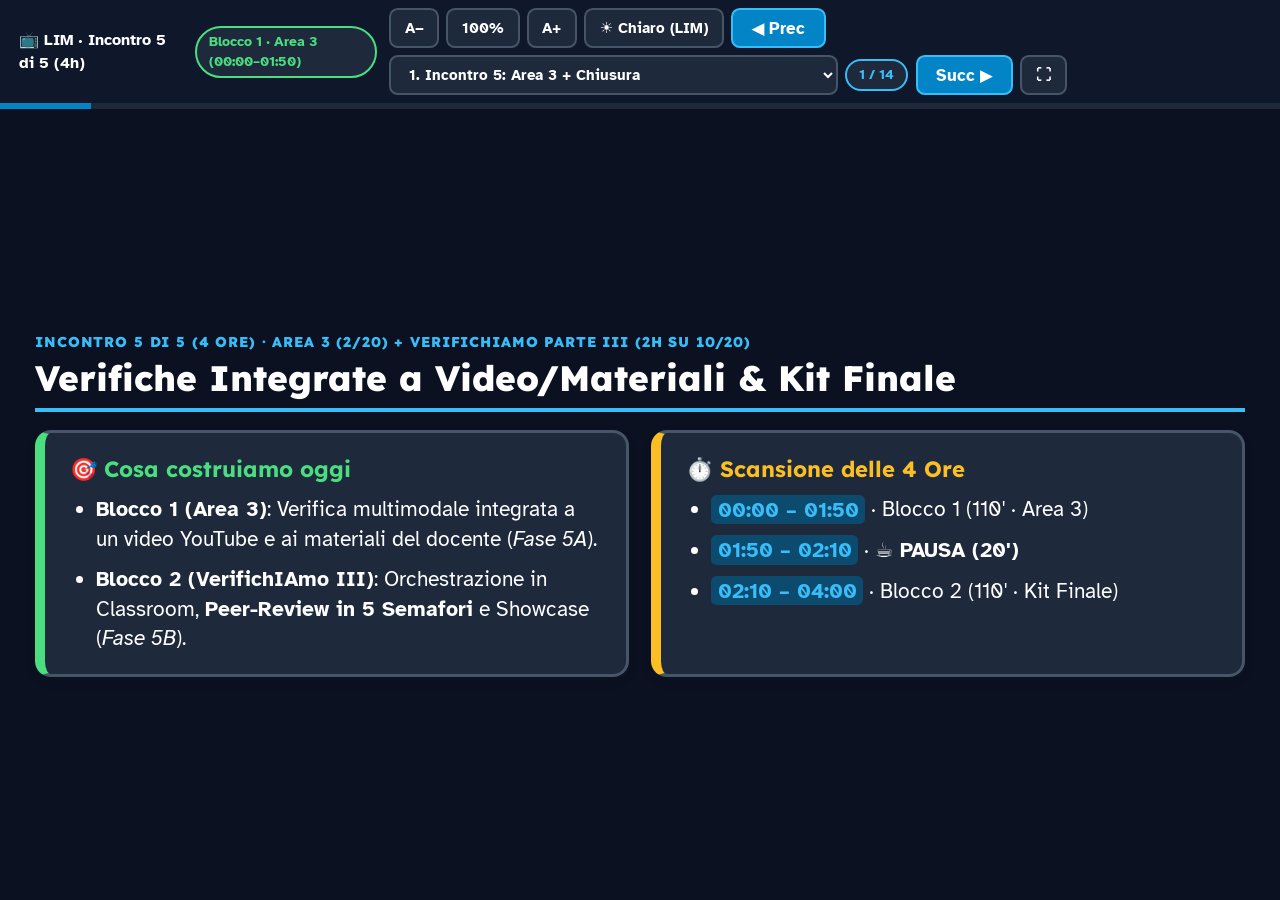
<file: Incontro_5/Incontro_5_Presentazione_Aula.html>
﻿<!DOCTYPE html>
<html lang="it">
<head>
  <meta charset="UTF-8" />
  <meta name="viewport" content="width=device-width, initial-scale=1.0" />
  <title>VALUTARE PER CRESCERE — Incontro 5 (Presentazione d'Aula PC & Animazioni)</title>
  <link rel="preconnect" href="https://fonts.googleapis.com">
  <link rel="preconnect" href="https://fonts.gstatic.com" crossorigin>
  <link href="https://fonts.googleapis.com/css2?family=Atkinson+Hyperlegible:ital,wght@0,400;0,700;1,400&family=Lexend:wght@500;600;700;800&display=swap" rel="stylesheet">
  <style>
    :root {
      --scale: 0.85;
      --bg: #f8fafc;
      --surface: #ffffff;
      --text: #0f172a;
      --muted: #334155;
      --border: #cbd5e1;
      --blue: #0369a1;
      --blue-bg: #e0f2fe;
      --green: #15803d;
      --green-bg: #dcfce7;
      --amber: #b45309;
      --amber-bg: #fef3c7;
      --purple: #6d28d9;
      --purple-bg: #f3e8ff;
      --red: #b91c1c;
      --red-bg: #fee2e2;
      --bar-bg: #0f172a;
      --bar-text: #ffffff;
    }
    body.dark {
      --bg: #0b1120;
      --surface: #1e293b;
      --text: #ffffff;
      --muted: #e2e8f0;
      --border: #475569;
      --blue: #38bdf8;
      --blue-bg: #0c4a6e;
      --green: #4ade80;
      --green-bg: #14532d;
      --amber: #fbbf24;
      --amber-bg: #78350f;
      --purple: #c084fc;
      --purple-bg: #4c1d95;
      --red: #f87171;
      --red-bg: #7f1d1d;
    }
    * { box-sizing: border-box; margin: 0; padding: 0; }
    body {
      font-family: 'Atkinson Hyperlegible', 'Lexend', system-ui, sans-serif;
      background: var(--bg);
      color: var(--text);
      height: 100vh;
      display: flex;
      flex-direction: column;
      overflow: hidden;
      line-height: 1.42;
    }
    header {
      background: var(--bar-bg);
      color: var(--bar-text);
      padding: 0.5rem 1.2rem;
      display: flex;
      align-items: center;
      justify-content: space-between;
      gap: 0.75rem;
      flex-shrink: 0;
    }
    .brand { display: flex; align-items: center; gap: 0.65rem; font-weight: 700; font-size: 1rem; }
    .pill {
      padding: 0.25rem 0.75rem;
      border-radius: 999px;
      font-size: 0.88rem;
      font-weight: 700;
      background: #1e293b;
      color: #38bdf8;
      border: 2px solid #38bdf8;
    }
    .pill.b1 { color: #4ade80; border-color: #4ade80; }
    .pill.b2 { color: #38bdf8; border-color: #38bdf8; }
    .pill.pausa { color: #fbbf24; border-color: #fbbf24; }
    .controls { display: flex; align-items: center; gap: 0.45rem; flex-wrap: wrap; }
    .controls button, .controls select {
      font-family: inherit;
      background: #1e293b;
      color: #ffffff;
      border: 2px solid #475569;
      padding: 0.45rem 0.85rem;
      border-radius: 0.55rem;
      cursor: pointer;
      font-size: 0.95rem;
      font-weight: 700;
      min-height: 40px;
    }
    .controls button:hover, .controls select:hover { background: #334155; border-color: #38bdf8; }
    .nav-touch { background: #0284c7 !important; border-color: #38bdf8 !important; padding: 0.45rem 1.15rem !important; font-size: 1.05rem !important; }
    #progress-container { width: 100%; height: 6px; background: #1e293b; flex-shrink: 0; }
    #progress-bar { height: 100%; background: #0284c7; width: 6%; transition: width 0.25s ease; }

    main {
      flex: 1;
      overflow-y: auto;
      padding: 1.4rem 2.2rem;
      display: flex;
      align-items: center;
      justify-content: center;
    }
    .slide { display: none; width: 100%; max-width: 1320px; margin: auto; animation: slideIn 0.3s ease; }
    @keyframes slideIn { from { opacity: 0; transform: translateY(10px); } to { opacity: 1; transform: translateY(0); } }
    .kicker {
      font-family: 'Lexend', sans-serif;
      font-size: calc(1.05rem * var(--scale));
      font-weight: 800;
      text-transform: uppercase;
      letter-spacing: 0.06em;
      color: var(--blue);
      margin-bottom: 0.35rem;
    }
    h1 {
      font-family: 'Lexend', sans-serif;
      font-size: calc(2.6rem * var(--scale));
      font-weight: 800;
      color: var(--text);
      line-height: 1.18;
      margin-bottom: 1.1rem;
      border-bottom: 4px solid var(--blue);
      padding-bottom: 0.55rem;
    }
    h2 {
      font-family: 'Lexend', sans-serif;
      font-size: calc(1.62rem * var(--scale));
      font-weight: 700;
      margin-bottom: 0.65rem;
      color: var(--blue);
    }
    p, li { font-size: calc(1.52rem * var(--scale)); color: var(--text); }
    ul, ol { padding-left: 1.6rem; display: flex; flex-direction: column; gap: 0.7rem; }
    .grid-2 { display: grid; grid-template-columns: 1fr 1fr; gap: 1.35rem; margin-top: 0.8rem; }
    .card {
      background: var(--surface);
      border: 3px solid var(--border);
      border-radius: 1rem;
      padding: 1.3rem 1.55rem;
      box-shadow: 0 4px 12px rgba(15, 23, 42, 0.07);
    }
    .card.blue { border-left: 10px solid var(--blue); }
    .card.green { border-left: 10px solid var(--green); }
    .card.amber { border-left: 10px solid var(--amber); }
    .card.purple { border-left: 10px solid var(--purple); }
    .card.red { border-left: 10px solid var(--red); }
    .card.green h2 { color: var(--green); }
    .card.amber h2 { color: var(--amber); }
    .card.purple h2 { color: var(--purple); }
    .card.red h2 { color: var(--red); }

    .callout {
      margin-top: 1rem;
      padding: 0.95rem 1.35rem;
      border-radius: 0.85rem;
      background: var(--blue-bg);
      border: 3px solid var(--blue);
      font-size: calc(1.42rem * var(--scale));
      font-weight: 700;
    }
    .callout.green { background: var(--green-bg); border-color: var(--green); }
    .callout.amber { background: var(--amber-bg); border-color: var(--amber); }

    table {
      width: 100%;
      border-collapse: collapse;
      margin-top: 0.75rem;
      background: var(--surface);
      border: 3px solid var(--border);
      border-radius: 0.85rem;
      overflow: hidden;
    }
    th, td {
      padding: 0.78rem 1.1rem;
      text-align: left;
      border-bottom: 2px solid var(--border);
      font-size: calc(1.34rem * var(--scale));
    }
    th { background: var(--blue); color: #ffffff; font-family: 'Lexend', sans-serif; font-weight: 700; }
    code {
      font-family: 'Atkinson Hyperlegible', monospace;
      font-weight: 700;
      background: var(--blue-bg);
      color: var(--blue);
      padding: 0.1rem 0.4rem;
      border-radius: 0.35rem;
    }
    a { color: var(--blue); font-weight: 700; text-decoration: underline; }
    .big-copy-btn {
      display: inline-flex;
      align-items: center;
      gap: 0.5rem;
      margin-top: 0.95rem;
      padding: 0.85rem 1.55rem;
      font-family: 'Lexend', sans-serif;
      font-size: calc(1.28rem * var(--scale));
      font-weight: 700;
      background: var(--blue);
      color: #ffffff;
      border: none;
      border-radius: 0.75rem;
      cursor: pointer;
    }
    .hidden-prompt { display: none; }
    .pause-box {
      text-align: center;
      padding: 3rem 2rem;
      background: var(--amber-bg);
      border: 6px solid var(--amber);
      border-radius: 1.5rem;
    }
    .pause-box h1 { border: none; font-size: calc(3.5rem * var(--scale)); color: var(--amber); margin-bottom: 0.8rem; }

    /* Video Timeline & Kit Visuals */
    .video-player-mock {
      background: #0f172a;
      color: #ffffff;
      border-radius: 1.1rem;
      padding: 1.3rem 1.6rem;
      border: 4px solid #334155;
      margin-top: 0.8rem;
    }
    .timeline-track {
      position: relative;
      height: 16px;
      background: #334155;
      border-radius: 999px;
      margin: 2.2rem 0 1.2rem;
    }
    .timeline-fill {
      height: 100%;
      background: linear-gradient(90deg, #22c55e, #38bdf8, #c084fc);
      border-radius: 999px;
      width: 100%;
      animation: fillTimeline 1.4s ease-out forwards;
      transform-origin: left;
    }
    @keyframes fillTimeline { from { transform: scaleX(0); } to { transform: scaleX(1); } }
    .pin {
      position: absolute;
      top: -14px;
      transform: translateX(-50%);
      padding: 0.3rem 0.7rem;
      border-radius: 999px;
      font-weight: 800;
      font-size: 1rem;
      color: #0f172a;
      animation: bouncePin 1.6s infinite;
    }
    @keyframes bouncePin {
      0%, 100% { transform: translateX(-50%) translateY(0); }
      50% { transform: translateX(-50%) translateY(-6px); }
    }
    .kit-grid {
      display: grid;
      grid-template-columns: repeat(5, 1fr);
      gap: 0.75rem;
      margin-top: 1rem;
    }
    .kit-folder {
      border-radius: 0.9rem;
      padding: 1rem;
      color: #ffffff;
      font-weight: 700;
      text-align: center;
      animation: popIn 0.5s ease backwards;
    }
    @keyframes popIn { from { opacity: 0; transform: scale(0.88); } to { opacity: 1; transform: scale(1); } }
    .ui-mockup {
      background: var(--surface);
      border: 3px solid var(--border);
      border-radius: 1rem;
      overflow: hidden;
    }
    .ui-top {
      background: #15803d;
      color: #ffffff;
      padding: 0.55rem 1.1rem;
      font-weight: 700;
      font-size: 1.05rem;
    }
  </style>
</head>
<body class="dark">
  <header>
    <div class="brand">
      <span>📺 LIM · Incontro 5 di 5 (4h)</span>
      <span id="block-badge" class="pill b1">Blocco 1 · Area 3 (00:00–01:50)</span>
    </div>
    <div class="controls">
      <button onclick="changeScale(-0.1)" title="Riduci testo">A−</button>
      <button onclick="resetScale()" title="Ripristina testo">100%</button>
      <button onclick="changeScale(0.1)" title="Ingrandisci testo">A+</button>
      <button id="theme-btn" onclick="toggleTheme()" title="Cambia contrasto Chiaro/Scuro">☀️ Chiaro (LIM)</button>
      <button class="nav-touch" onclick="prevSlide()">◀ Prec</button>
      <select id="slide-select" onchange="jumpToSlide(this.value)" aria-label="Vai alla slide"></select>
      <span id="counter" class="pill">1 / 14</span>
      <button class="nav-touch" onclick="nextSlide()">Succ ▶</button>
      <button onclick="toggleFullScreen()">⛶</button>
    </div>
  </header>
  <div id="progress-container"><div id="progress-bar"></div></div>

  <main>
    <!-- SLIDE 1 -->
    <section class="slide" data-block="Blocco 1 · Area 3 (00:00–01:50)" data-badge="b1" data-title="1. Incontro 5: Area 3 + Chiusura">
      <div class="kicker">Incontro 5 di 5 (4 ore) · Area 3 (2/20) + VerifichIAmo Parte III (2h su 10/20)</div>
      <h1>Verifiche Integrate a Video/Materiali & Kit Finale</h1>
      <div class="grid-2">
        <div class="card green">
          <h2>🎯 Cosa costruiamo oggi</h2>
          <ul>
            <li><strong>Blocco 1 (Area 3)</strong>: Verifica multimodale integrata a un video YouTube e ai materiali del docente (<em>Fase 5A</em>).</li>
            <li><strong>Blocco 2 (VerifichIAmo III)</strong>: Orchestrazione in Classroom, <strong>Peer-Review in 5 Semafori</strong> e Showcase (<em>Fase 5B</em>).</li>
          </ul>
        </div>
        <div class="card amber">
          <h2>⏱️ Scansione delle 4 Ore</h2>
          <ul>
            <li><strong><code>00:00 – 01:50</code></strong> · Blocco 1 (110' · Area 3)</li>
            <li><strong><code>01:50 – 02:10</code></strong> · ☕ <strong>PAUSA (20')</strong></li>
            <li><strong><code>02:10 – 04:00</code></strong> · Blocco 2 (110' · Kit Finale)</li>
          </ul>
        </div>
      </div>
    </section>

    <!-- SLIDE 2 -->
    <section class="slide" data-block="Blocco 1 · Area 3 (00:00–01:50)" data-badge="b1" data-title="2. Perché la Valutazione Multimodale Include">
      <div class="kicker">Area 3 · Teoria del Doppio Codice (Paivio & Mayer)</div>
      <h1>Perché Integrare Video e Materiali Moltiplica l'Inclusione</h1>
      <div class="grid-2">
        <div class="card blue">
          <h2>👁️🔊 1. Doppio Canale Cognitivo</h2>
          <p>Unire <strong>immagini + voce + sottotitoli</strong> aggira il collo di bottiglia della sola lettura per alunni con <strong>dislessia (DSA)</strong> e <strong>Italiano L2 (NAI)</strong>.</p>
        </div>
        <div class="card green">
          <h2>⏱️ 2. Attenzione Segmentata</h2>
          <p>Per studenti con <strong>ADHD</strong>, un breve video di 3–4 minuti scandito da domande con <strong>minutaggio preciso</strong> evita la perdita del filo.</p>
        </div>
      </div>
      <div class="callout amber">🔄 <strong>3. Riascolto senza ansia:</strong> lo studente può mettere in pausa e rivedere i 30 secondi chiave prima di rispondere!</div>
    </section>

    <!-- SLIDE 3 (MOCKUP ANIMATO TIMELINE VIDEO-VERIFICA) -->
    <section class="slide" data-block="Blocco 1 · Area 3 (00:00–01:50)" data-badge="b1" data-title="3. Animazione: Timeline della Video-Verifica">
      <div class="kicker">Visualizzazione Animata · Domande in Crescendo Cognitivo lungo il Video</div>
      <h1>La Timeline della Video-Verifica: LOTS → Ponte → HOTS</h1>
      <div class="video-player-mock">
        <div style="display:flex; justify-content:space-between; align-items:center;">
          <span style="font-size:1.35rem; font-weight:700;">🎬 Video Didattico (Durata consigliata: 3–5 minuti)</span>
          <span style="background:#ef4444; padding:0.25rem 0.7rem; border-radius:0.4rem; font-weight:700;">▶ YouTube / Classroom</span>
        </div>
        <div class="timeline-track">
          <div class="timeline-fill"></div>
          <div class="pin" style="left:22%; background:#4ade80;">01:10 · Q1–Q2 LOTS</div>
          <div class="pin" style="left:55%; background:#38bdf8; animation-delay:0.3s;">02:30 · Q3–Q4 Ponte</div>
          <div class="pin" style="left:86%; background:#c084fc; animation-delay:0.6s;">03:50 · Q5 HOTS</div>
        </div>
        <div class="grid-2" style="margin-top:0.8rem;">
          <div style="background:#1e293b; padding:0.9rem; border-radius:0.75rem;">
            <p style="color:#4ade80; font-size:1.25rem; font-weight:700;">🟢 01:10 · Osservare e Comprendere [A2, B2]</p>
            <p style="color:#f8fafc; font-size:1.15rem;"><em>"Guarda dal minuto 00:30 al 01:10: quale fenomeno si osserva?"</em></p>
          </div>
          <div style="background:#1e293b; padding:0.9rem; border-radius:0.75rem;">
            <p style="color:#c084fc; font-size:1.25rem; font-weight:700;">🟣 03:50 · Valutare / Caccia all'errore [B5, C5]</p>
            <p style="color:#f8fafc; font-size:1.15rem;"><em>"Spiega perché l'esperimento al min 03:20 smentisce questa tesi..."</em></p>
          </div>
        </div>
      </div>
    </section>

    <!-- SLIDE 4 -->
    <section class="slide" data-block="Blocco 1 · Area 3 (00:00–01:50)" data-badge="b1" data-title="4. I 3 Percorsi Online (+ Lumi H5P Locale)">
      <div class="kicker">Scegli lo Strumento più Adatto alla Tua Materia</div>
      <h1>3 Percorsi Online Gratuiti (+ 1 Locale Offline)</h1>
      <div class="grid-2">
        <div class="card green">
          <h2>1️⃣ Google NotebookLM Multimodale</h2>
          <p>Carichi nello stesso taccuino <strong>Dispensa PDF + Slide + Link YouTube</strong> → genera domande che incrociano video e testo con citazioni!</p>
        </div>
        <div class="card blue">
          <h2>2️⃣ Google Moduli + Video YouTube</h2>
          <p>100% dentro Workspace (zero account esterni!): clicchi <strong><code>🎬 Aggiungi video</code></strong> nel Modulo e incolli sotto i quesiti di Gemini.</p>
        </div>
        <div class="card amber">
          <h2>3️⃣ Edpuzzle + Google Classroom</h2>
          <p>Il video <strong>si ferma da solo</strong> nel secondo esatto per mostrare la domanda o far ascoltare la tua <strong>Nota Vocale</strong>.</p>
        </div>
        <div class="card purple">
          <h2>4️⃣ Locale: Lumi Education (H5P)</h2>
          <p>App desktop offline per creare video interattivi esportabili in <strong>1 singolo file <code>.html</code></strong> per Classroom.</p>
        </div>
      </div>
    </section>

    <!-- SLIDE 5 -->
    <section class="slide" data-block="Blocco 1 · Area 3 (00:00–01:50)" data-badge="b1" data-title="5. I 6 Esempi Pronti (Incontro 5)">
      <div class="kicker">Ricettario dei 30 Esempi · Clicca per Aprire il Prompt</div>
      <h1>6 Modelli Pronti per il Laboratorio dell'Incontro 5</h1>
      <div class="grid-2">
        <div class="card blue">
          <ul>
            <li>🇬🇧 <a href="../Materiali_Trasversali/01_Ricettario_Prompt_30_Esempi_Scuola_Media.html#esempio-13" target="_blank">#13 Inglese (3ª) ↗</a> · Video-Listening in 3 Fasi</li>
            <li>🏛️ <a href="../Materiali_Trasversali/01_Ricettario_Prompt_30_Esempi_Scuola_Media.html#esempio-15" target="_blank">#15 Storia (3ª) ↗</a> · NotebookLM Dispensa + Video</li>
            <li>🔬 <a href="../Materiali_Trasversali/01_Ricettario_Prompt_30_Esempi_Scuola_Media.html#esempio-19" target="_blank">#19 Scienze (3ª) ↗</a> · Video Esperimento di Laboratorio</li>
          </ul>
        </div>
        <div class="card green">
          <ul>
            <li>🎨 <a href="../Materiali_Trasversali/01_Ricettario_Prompt_30_Esempi_Scuola_Media.html#esempio-25" target="_blank">#25 Arte e Imm. (3ª) ↗</a> · Verifica Visiva Avanguardie</li>
            <li>🎵 <a href="../Materiali_Trasversali/01_Ricettario_Prompt_30_Esempi_Scuola_Media.html#esempio-27" target="_blank">#27 Musica (2ª–3ª) ↗</a> · Ascolto Guidato su Video/Audio</li>
            <li>🏃 <a href="../Materiali_Trasversali/01_Ricettario_Prompt_30_Esempi_Scuola_Media.html#esempio-29" target="_blank">#29 Ed. Fisica (3ª) ↗</a> · Video Gesto Motorio / Soccorso</li>
          </ul>
        </div>
      </div>
    </section>

    <!-- SLIDE 6 -->
    <section class="slide" data-block="Blocco 1 · Area 3 (00:00–01:50)" data-badge="b1" data-title="6. Lavoro 5 - Fase 5A (Video-Verifica)">
      <div class="kicker">🛠️ LAVORO PRATICO 5 · FASE 5A (50 Minuti · Area 3)</div>
      <h1>Costruisci la tua Verifica Integrata a Video e Materiali</h1>
      <div class="card blue">
        <ol>
          <li>Scegli un breve video YouTube (3–5 minuti) sul tuo argomento e aggiungilo al tuo taccuino <strong>NotebookLM</strong> (o aprilo con <strong>Gemini</strong>).</li>
          <li>Copia e incolla il <strong>Prompt della Fase 5A</strong> col pulsante qui sotto.</li>
          <li>Allestisci la verifica in <strong>NotebookLM</strong>, <strong>Google Moduli + Video YouTube</strong> o <strong>Edpuzzle</strong> e salvala in <code>05_Incontro5_Verifica_Multimodale_e_Kit_Finale</code>.</li>
        </ol>
        <button class="big-copy-btn" onclick="copyHiddenPrompt('p5a', this)">📋 Copia Prompt Fase 5A (Verifica Integrata Video + Dispensa)</button>
        <pre id="p5a" class="hidden-prompt">Incrociando esclusivamente la dispensa e il video YouTube caricati in questo taccuino (riportando sempre le citazioni delle fonti):
1. Genera una micro-verifica multimodale di 5 quesiti in crescendo cognitivo LOTS -> HOTS:
   - Q1 e Q2 (LOTS - Comprensione [A2, B2]): domande sul contenuto del video con indicazione dell'intervallo di minuti esatto da guardare "[Guarda dal minuto ... al minuto ...]";
   - Q3 e Q4 (Ponte - Applicazione e Analisi [C3, B4]): domande che mettono in relazione un esempio mostrato nel video con una regola spiegata nella dispensa;
   - Q5 (HOTS - Valutazione critica [B5, C5]): domanda di riflessione o "caccia all'errore" supportata da 2 frasi-avvio (sentence starters) per alunni BES/DSA.
2. Aggiungi il correttorio sintetico per il docente.</pre>
      </div>
    </section>

    <!-- SLIDE 7 (PAUSA CENTRALE) -->
    <section class="slide" data-block="Pausa Centrale · 01:50–02:10" data-badge="pausa" data-title="7. PAUSA CENTRALE (20 min)">
      <div class="pause-box">
        <div class="kicker" style="color:var(--amber);">01:50 – 02:10 · Ultima Pausa del Corso</div>
        <h1>☕ PAUSA — 20 Minuti</h1>
        <p style="font-size:calc(1.7rem * var(--scale)); font-weight:700;">Al rientro: <strong>VerifichIAmo Parte III</strong> — Orchestrazione in Classroom, Peer-Review del Kit e Showcase finale!</p>
      </div>
    </section>

    <!-- SLIDE 8 (MAPPA ANIMATA 5 CARTELLE DEL KIT) -->
    <section class="slide" data-block="Blocco 2 · VerifichIAmo III (02:10–04:00)" data-badge="b2" data-title="8. Animazione: Le 5 Cartelle del tuo Kit">
      <div class="kicker">Blocco 2 (`02:10 – 04:00`) · Il Cerchio si Chiude (20 Ore)</div>
      <h1>I 5 Componenti del tuo Kit Valutativo Inclusivo</h1>
      <div class="kit-grid">
        <div class="kit-folder" style="background:#15803d; animation-delay:0.05s;">
          <div style="font-size:2rem;">📁 01</div>
          <div style="font-size:1.25rem; margin:0.4rem 0;">Incontro 1</div>
          <div style="font-size:1.05rem; font-weight:400;">Scheda Easy-to-Read + Mappa & Audio NotebookLM</div>
        </div>
        <div class="kit-folder" style="background:#0284c7; animation-delay:0.15s;">
          <div style="font-size:2rem;">📁 02</div>
          <div style="font-size:1.25rem; margin:0.4rem 0;">Incontro 2</div>
          <div style="font-size:1.05rem; font-weight:400;">Verifica UDL 3 Livelli + Caccia all'errore + Skill</div>
        </div>
        <div class="kit-folder" style="background:#6d28d9; animation-delay:0.25s;">
          <div style="font-size:2rem;">📁 03</div>
          <div style="font-size:1.25rem; margin:0.4rem 0;">Incontro 3</div>
          <div style="font-size:1.05rem; font-weight:400;">Rubrica KSM in Fogli + Autovalutaz. + Feedback</div>
        </div>
        <div class="kit-folder" style="background:#b45309; animation-delay:0.35s;">
          <div style="font-size:2rem;">📁 04</div>
          <div style="font-size:1.25rem; margin:0.4rem 0;">Incontro 4</div>
          <div style="font-size:1.05rem; font-weight:400;">Banca 10 Quesiti in Fogli + Google Modulo Quiz</div>
        </div>
        <div class="kit-folder" style="background:#0f766e; animation-delay:0.45s;">
          <div style="font-size:2rem;">📁 05</div>
          <div style="font-size:1.25rem; margin:0.4rem 0;">Incontro 5</div>
          <div style="font-size:1.05rem; font-weight:400;">Verifica Integrata Video + Regia per Classroom</div>
        </div>
      </div>
      <div class="callout green">🎉 Hai costruito un'intera <strong>Unità Valutativa Inclusiva UDL</strong> pronta da usare in classe!</div>
    </section>

    <!-- SLIDE 9 (MOCKUP CLASSROOM ASSEGNAZIONE DIFFERENZIATA) -->
    <section class="slide" data-block="Blocco 2 · VerifichIAmo III (02:10–04:00)" data-badge="b2" data-title="9. Schermata: Assegnazione Differenziata in Classroom">
      <div class="kicker">Inclusione Senza Stigma · Visualizzazione Interfaccia</div>
      <h1>Come Assegnare le 3 Versioni in Google Classroom</h1>
      <div class="ui-mockup">
        <div class="ui-top">🏫 Google Classroom · Lavori del corso → Crea → Compito</div>
        <div class="grid-2" style="padding:1.25rem 1.5rem; margin-top:0;">
          <div>
            <p style="font-weight:800; color:var(--green);">1. Menu Destinatari (in alto a destra):</p>
            <div style="border:3px solid var(--green); background:var(--green-bg); padding:0.75rem; border-radius:0.6rem; margin:0.6rem 0; font-weight:700;">
              👥 Per: <u>Gruppo Versione A (4 studenti) ▾</u>
            </div>
            <p style="font-size:1.25rem;">Deseleziona <em>"Tutti gli studenti"</em> e spunta solo i destinatari della Versione A (poi ripeti con <em>"Riutilizza post"</em> per B e C).</p>
          </div>
          <div>
            <p style="font-weight:800; color:var(--blue);">2. Allega la Rubrica KSM:</p>
            <div style="border:3px solid var(--blue); background:var(--blue-bg); padding:0.75rem; border-radius:0.6rem; margin:0.6rem 0; font-weight:700;">
              ➕ Griglia → Importa da Fogli (Rubrica KSM)
            </div>
            <p style="font-size:1.25rem;">👉 <strong>Nessun compagno in classe vede quale versione hanno ricevuto gli altri!</strong></p>
          </div>
        </div>
      </div>
    </section>

    <!-- SLIDE 10 -->
    <section class="slide" data-block="Blocco 2 · VerifichIAmo III (02:10–04:00)" data-badge="b2" data-title="10. Modulo Extra B: La Prova Orale Inclusiva">
      <div class="kicker">Risorsa Extra Disponibile nel Repository</div>
      <h1>E per l'Interrogazione Orale? Il Modulo Extra B</h1>
      <div class="grid-2">
        <div class="card blue">
          <h2>🗺️ Scaletta "Semi-Muta" + NotebookLM</h2>
          <ul>
            <li>Prompt su Gemini per creare una <strong>Scaletta "Semi-Muta" per parole-gancio</strong> ammessa durante l'orale.</li>
            <li>Allenamento a casa con <strong>Mappa Mentale + Audio Overview</strong> di NotebookLM.</li>
          </ul>
        </div>
        <div class="card purple">
          <h2>🎓 Esame di 3ª Media + Griglia Orale KSM</h2>
          <ul>
            <li>Prompt per <strong>collegamenti interdisciplinari con "Frasi-Ponte"</strong> per il colloquio d'esame.</li>
            <li><strong>Griglia di valutazione della prova orale (Anderson & Krathwohl × KSM)</strong> pronta all'uso.</li>
          </ul>
        </div>
      </div>
    </section>

    <!-- SLIDE 11 -->
    <section class="slide" data-block="Blocco 2 · VerifichIAmo III (02:10–04:00)" data-badge="b2" data-title="11. Lavoro 5 - Fase 5B (Scheda Regia + Peer-Review)">
      <div class="kicker">🛠️ LAVORO PRATICO 5 · FASE 5B (45 Minuti · VerifichIAmo Parte III)</div>
      <h1>Genera la Scheda di Regia e Fai la Peer-Review</h1>
      <div class="card green">
        <ol>
          <li><strong>Primi 15 min</strong>: genera con Gemini la <strong>"Scheda di Regia Didattica in 1 Pagina"</strong> del tuo Kit usando il pulsante qui sotto e salvala in <code>05_Incontro5_Verifica_Multimodale_e_Kit_Finale</code>.</li>
          <li><strong>Successivi 30 min</strong>: in coppia con un collega di dipartimento, verificate insieme i vostri Kit con la <strong>Checklist dei 5 Semafori</strong> (nella slide successiva)!</li>
        </ol>
        <button class="big-copy-btn" style="background:var(--green);" onclick="copyHiddenPrompt('p5b', this)">📋 Copia Prompt Fase 5B (Scheda di Regia per la Classe)</button>
        <pre id="p5b" class="hidden-prompt">Agisci come coordinatore didattico esperto in inclusione e Google Classroom.
Ho realizzato per la mia classe [1ª/2ª/3ª] media su [ARGOMENTO] un Kit Valutativo Inclusivo composto da 5 elementi:
1. Pacchetto di Studio Accessibile (Scheda Easy-to-Read + Mappa Mentale e Audio Overview di NotebookLM);
2. Verifica scritta UDL a 3 livelli (Facilitata, Standard, Potenziamento) sulla scala LOTS -> HOTS;
3. Rubrica di valutazione KSM + Scheda di Autovalutazione e Feedback formativi;
4. Banca quesiti in Fogli + Quiz digitale in Google Moduli;
5. Micro-verifica multimodale integrata a video.
Genera una "Scheda di Regia Didattica in 1 Pagina" che indichi passo-passo come distribuire e usare questi 5 strumenti in classe lungo una settimana di lavoro (Prima della verifica -> Durante la verifica con assegnazione differenziata su Classroom -> Dopo la verifica per l'autovalutazione e il recupero).</pre>
      </div>
    </section>

    <!-- SLIDE 12 -->
    <section class="slide" data-block="Blocco 2 · VerifichIAmo III (02:10–04:00)" data-badge="b2" data-title="12. Checklist Peer-Review in 5 Semafori">
      <div class="kicker">Validazione Incrociata tra Colleghi · 30 Minuti</div>
      <h1>I 5 Semafori di Qualità Inclusiva (Peer-Review)</h1>
      <table>
        <thead>
          <tr><th>Semaforo</th><th>Cartella Drive</th><th>Cosa Controllare con il Collega</th></tr>
        </thead>
        <tbody>
          <tr><td>🟢 <strong>1. Studio</strong></td><td><code>01_Incontro1</code></td><td>Testo <em>Easy-to-Read</em> (Lexend, grassetto, glossario) + Mappa/Audio NotebookLM.</td></tr>
          <tr><td>🟢 <strong>2. Verifica UDL</strong></td><td><code>02_Incontro2</code></td><td>3 versioni parallele (A, B, C) con <strong>"Caccia all'errore" HOTS</strong> + <em>scaffolding</em>.</td></tr>
          <tr><td>🟢 <strong>3. Rubrica KSM</strong></td><td><code>03_Incontro3</code></td><td>Assi <strong>K (35%), S (40%), M (25%)</strong> con codici <code>[A-D][1-6]</code> + Autovalutazione e Feedback.</td></tr>
          <tr><td>🟢 <strong>4. Quiz Digitale</strong></td><td><code>04_Incontro4</code></td><td>Banca in Fogli + Google Modulo con <strong>zero doppie negazioni</strong> e 3 opzioni diagnostiche.</td></tr>
          <tr><td>🟢 <strong>5. Video & GDPR</strong></td><td><code>05_Incontro5</code></td><td>Domande LOTS→HOTS con minutaggio + <strong>ZERO nomi o dati clinici</strong> in tutte le 5 cartelle!</td></tr>
        </tbody>
      </table>
    </section>

    <!-- SLIDE 13 -->
    <section class="slide" data-block="Blocco 2 · VerifichIAmo III (02:10–04:00)" data-badge="b2" data-title="13. Showcase Finale tra Dipartimenti">
      <div class="kicker">Condivisione Plenaria · 30 Minuti</div>
      <h1>Showcase dei Kit Valutativi Inclusivi</h1>
      <div class="grid-2">
        <div class="card blue">
          <h2>🎤 Presentazione Lampo (4–5 Kit)</h2>
          <ul>
            <li>1 Kit Area Lettere (Italiano / Storia / Geografia)</li>
            <li>1 Kit Area STEM (Matematica / Scienze)</li>
            <li>1 Kit Area Lingue (Inglese / 2ª Lingua)</li>
            <li>1–2 Kit Area Tecnico-Artistica, Musicale, Motoria o IRC</li>
          </ul>
        </div>
        <div class="card green">
          <h2>🚀 Il Mio Impegno per la Prossima Settimana</h2>
          <p>Qual è il <strong>primo strumento del tuo Kit</strong> che porterai subito in classe nei prossimi 7 giorni?</p>
          <p style="margin-top:0.6rem; color:var(--green); font-weight:700;">Condividiamolo in un giro di tavolo finale!</p>
        </div>
      </div>
    </section>

    <!-- SLIDE 14 -->
    <section class="slide" data-block="Blocco 2 · VerifichIAmo III (02:10–04:00)" data-badge="b2" data-title="14. Conclusione del Corso (20 Ore)">
      <div class="kicker">Conclusione del Corso · 5 Incontri × 4 Ore (20 Ore)</div>
      <h1>Grazie e Buon Lavoro con "VALUTARE PER CRESCERE"!</h1>
      <div class="card purple" style="text-align:center; padding:2.2rem;">
        <h2 style="font-size:calc(2rem * var(--scale)); color:var(--purple);">🌟 L'IA riduce il tempo di preparazione tecnica, così l'insegnante può dedicare più tempo alla relazione, all'osservazione e alla crescita di ogni studente.</h2>
        <p style="margin-top:1.2rem; font-weight:700;">🔒 Ricorda di verificare che le tue 5 sottocartelle su Google Drive siano complete e di effettuare il <strong>LOGOUT finale</strong> dal PC del laboratorio!</p>
      </div>
    </section>
  </main>

  <script>
    const slides = document.querySelectorAll('.slide');
    const counter = document.getElementById('counter');
    const progressBar = document.getElementById('progress-bar');
    const blockBadge = document.getElementById('block-badge');
    const slideSelect = document.getElementById('slide-select');
    const themeBtn = document.getElementById('theme-btn');
    let currentSlide = 0;
    let currentScale = 0.85;

    function initSelect() {
      slides.forEach((s, idx) => {
        const opt = document.createElement('option');
        opt.value = idx;
        opt.textContent = s.dataset.title || `Slide ${idx + 1}`;
        slideSelect.appendChild(opt);
      });
    }

    function showSlide(n, slidesList, counterEl) {
      if (n < 0) n = 0;
      if (n >= slidesList.length) n = slidesList.length - 1;
      currentSlide = n;
      slidesList.forEach((slide, index) => {
        slide.style.display = index === n ? 'block' : 'none';
      });
      counterEl.textContent = `${n + 1} / ${slidesList.length}`;
      slideSelect.value = n;
      progressBar.style.width = `${((n + 1) / slidesList.length) * 100}%`;
      const active = slidesList[n];
      blockBadge.textContent = active.dataset.block || '';
      blockBadge.className = `pill ${active.dataset.badge || 'b1'}`;
    }

    function nextSlide() { showSlide(currentSlide + 1, slides, counter); }
    function prevSlide() { showSlide(currentSlide - 1, slides, counter); }
    function jumpToSlide(val) { showSlide(parseInt(val, 10), slides, counter); }

    function changeScale(delta) {
      currentScale = Math.min(1.4, Math.max(0.75, +(currentScale + delta).toFixed(2)));
      document.documentElement.style.setProperty('--scale', currentScale);
    }
    function resetScale() {
      currentScale = 1;
      document.documentElement.style.setProperty('--scale', 1);
    }
    function toggleTheme() {
      document.body.classList.toggle('dark');
      themeBtn.textContent = document.body.classList.contains('dark') ? '☀️ Chiaro' : '☀️ Chiaro (LIM)';
    }
    function copyHiddenPrompt(id, btn) {
      const text = document.getElementById(id).textContent.trim();
      navigator.clipboard.writeText(text).then(() => {
        const old = btn.textContent;
        btn.textContent = '✅ Prompt Copiato negli Appunti!';
        setTimeout(() => { btn.textContent = old; }, 1800);
      });
    }
    function toggleFullScreen() {
      if (!document.fullscreenElement) document.documentElement.requestFullscreen().catch(() => {});
      else document.exitFullscreen().catch(() => {});
    }

    document.addEventListener('keydown', (e) => {
      if (e.key === 'ArrowRight' || e.key === ' ') { e.preventDefault(); nextSlide(); }
      else if (e.key === 'ArrowLeft') { e.preventDefault(); prevSlide(); }
      else if (e.key === '+' || e.key === '=') { changeScale(0.1); }
      else if (e.key === '-') { changeScale(-0.1); }
    });

    initSelect();
    showSlide(0, slides, counter);
  </script>
</body>
</html>
</file>
<file: assets/presentazione.css>
:root {
  --bg: #0f172a;
  --card: #1e293b;
  --card-alt: #263449;
  --text: #f8fafc;
  --muted: #cbd5e1;
  --accent: #38bdf8;
  --accent-green: #4ade80;
  --accent-amber: #fbbf24;
  --accent-purple: #c084fc;
  --danger: #f87171;
  --border: #334155;
}

* {
  box-sizing: border-box;
  margin: 0;
  padding: 0;
}

body {
  font-family: 'Lexend', 'Atkinson Hyperlegible', system-ui, sans-serif;
  background: var(--bg);
  color: var(--text);
  height: 100vh;
  display: flex;
  flex-direction: column;
  overflow: hidden;
  line-height: 1.5;
}

header {
  background: #020617;
  border-bottom: 1px solid var(--border);
  padding: 0.75rem 1.5rem;
  display: flex;
  align-items: center;
  justify-content: space-between;
  gap: 1rem;
}

.brand {
  display: flex;
  align-items: center;
  gap: 0.75rem;
  font-weight: 700;
  font-size: 1rem;
  color: var(--accent);
}

.badge {
  padding: 0.25rem 0.75rem;
  border-radius: 999px;
  font-size: 0.82rem;
  font-weight: 600;
  background: var(--card);
  color: var(--text);
  border: 1px solid var(--border);
  white-space: nowrap;
}

.badge.b1 {
  border-color: var(--accent-green);
  color: var(--accent-green);
}

.badge.b2 {
  border-color: var(--accent);
  color: var(--accent);
}

.badge.pausa {
  border-color: var(--accent-amber);
  color: var(--accent-amber);
}

.controls {
  display: flex;
  align-items: center;
  gap: 0.5rem;
}

button,
select {
  font-family: inherit;
  background: var(--card);
  color: var(--text);
  border: 1px solid var(--border);
  padding: 0.45rem 0.85rem;
  border-radius: 0.5rem;
  cursor: pointer;
  font-size: 0.9rem;
  transition: background 0.15s, border-color 0.15s, transform 0.12s;
}

button:hover,
select:hover {
  background: var(--card-alt);
  border-color: var(--accent);
}

button:active {
  transform: scale(0.97);
}

#progress-container {
  width: 100%;
  height: 5px;
  background: #020617;
}

#progress-bar {
  height: 100%;
  background: linear-gradient(90deg, var(--accent-green), var(--accent), var(--accent-purple));
  width: 5%;
  transition: width 0.25s ease;
}

main {
  flex: 1;
  overflow-y: auto;
  padding: 1.8rem 3.2rem;
  display: flex;
  align-items: flex-start;
  justify-content: center;
}

.slide {
  display: none;
  width: 100%;
  max-width: 1220px;
  animation: fadeIn 0.28s ease;
}

@keyframes fadeIn {
  from {
    opacity: 0;
    transform: translateY(8px);
  }
  to {
    opacity: 1;
    transform: translateY(0);
  }
}

@keyframes cardIn {
  from {
    opacity: 0;
    transform: translateY(12px) scale(0.985);
  }
  to {
    opacity: 1;
    transform: translateY(0) scale(1);
  }
}

.slide .card {
  animation: cardIn 0.35s ease both;
}

.slide .grid-2 .card:nth-child(2),
.slide .grid-3 .card:nth-child(2) {
  animation-delay: 0.08s;
}

.slide .grid-3 .card:nth-child(3),
.slide .grid-2 .card:nth-child(3) {
  animation-delay: 0.16s;
}

.slide .grid-2 .card:nth-child(4),
.slide .grid-3 .card:nth-child(4) {
  animation-delay: 0.22s;
}

.slide .grid-3 .card:nth-child(5) {
  animation-delay: 0.28s;
}

.slide .grid-3 .card:nth-child(6) {
  animation-delay: 0.34s;
}

.slide-header {
  margin-bottom: 1.25rem;
  border-bottom: 2px solid var(--border);
  padding-bottom: 0.85rem;
}

.slide-kicker {
  font-size: 0.9rem;
  text-transform: uppercase;
  letter-spacing: 0.06em;
  color: var(--accent);
  font-weight: 600;
  margin-bottom: 0.3rem;
}

h1 {
  font-size: 2.05rem;
  font-weight: 700;
  color: #ffffff;
}

h2 {
  font-size: 1.28rem;
  color: var(--accent);
  margin-bottom: 0.6rem;
}

p,
li {
  font-size: 1.06rem;
  color: var(--text);
}

a {
  color: var(--accent);
  text-decoration: none;
}

a:hover {
  text-decoration: underline;
}

ul,
ol {
  padding-left: 1.5rem;
  display: flex;
  flex-direction: column;
  gap: 0.5rem;
}

.grid-2 {
  display: grid;
  grid-template-columns: 1fr 1fr;
  gap: 1.2rem;
  margin-top: 0.9rem;
}

.grid-3 {
  display: grid;
  grid-template-columns: repeat(3, 1fr);
  gap: 1.05rem;
  margin-top: 0.9rem;
}

.card {
  background: var(--card);
  border: 1px solid var(--border);
  border-radius: 0.85rem;
  padding: 1.15rem 1.35rem;
  transition: transform 0.18s ease, border-color 0.18s ease, box-shadow 0.18s ease;
}

.card:hover {
  border-color: rgba(56, 189, 248, 0.55);
  box-shadow: 0 8px 24px rgba(2, 6, 23, 0.35);
}

.card.highlight-green {
  border-left: 5px solid var(--accent-green);
}

.card.highlight-blue {
  border-left: 5px solid var(--accent);
}

.card.highlight-amber {
  border-left: 5px solid var(--accent-amber);
}

.card.highlight-purple {
  border-left: 5px solid var(--accent-purple);
}

.card.highlight-red {
  border-left: 5px solid var(--danger);
}

/* Visual & Illustrated Assets */
.hero-banner {
  width: 100%;
  max-height: 235px;
  object-fit: cover;
  border-radius: 0.85rem;
  border: 1px solid var(--border);
  margin-bottom: 1rem;
  display: block;
  box-shadow: 0 10px 28px rgba(2, 6, 23, 0.45);
}

.visual-box {
  background: #0b1222;
  border: 1px solid var(--border);
  border-radius: 0.85rem;
  padding: 0.95rem 1.2rem;
  margin-top: 0.9rem;
}

.visual-box svg {
  width: 100%;
  height: auto;
  display: block;
}

.visual-caption {
  font-size: 0.88rem;
  color: var(--muted);
  margin-top: 0.45rem;
  text-align: center;
}

/* Animated Audio Soundwave */
.wave-bars {
  display: inline-flex;
  align-items: flex-end;
  gap: 3px;
  height: 18px;
  margin-left: 0.45rem;
  vertical-align: middle;
}

.wave-bars span {
  display: block;
  width: 3px;
  border-radius: 2px;
  background: var(--accent-purple);
  animation: waveBounce 1.1s ease-in-out infinite;
}

.wave-bars span:nth-child(1) { height: 6px; animation-delay: 0s; }
.wave-bars span:nth-child(2) { height: 15px; animation-delay: 0.15s; }
.wave-bars span:nth-child(3) { height: 10px; animation-delay: 0.3s; }
.wave-bars span:nth-child(4) { height: 18px; animation-delay: 0.45s; }
.wave-bars span:nth-child(5) { height: 8px; animation-delay: 0.6s; }

@keyframes waveBounce {
  0%, 100% { transform: scaleY(0.45); opacity: 0.65; }
  50% { transform: scaleY(1); opacity: 1; }
}

/* Thinking Chain-of-Thought sequential pulse */
.think-node {
  animation: nodePulse 2.4s ease-in-out infinite;
}

.think-node.n2 { animation-delay: 0.6s; }
.think-node.n3 { animation-delay: 1.2s; }

@keyframes nodePulse {
  0%, 100% { opacity: 0.65; }
  40% { opacity: 1; }
}

/* Error analysis highlight pulse */
.err-pill {
  display: inline-block;
  padding: 0.1rem 0.45rem;
  border-radius: 0.35rem;
  background: rgba(248, 113, 113, 0.2);
  border: 1px solid var(--danger);
  color: #fecaca;
  font-weight: 700;
  animation: errGlow 1.8s ease-in-out infinite;
}

.ok-pill {
  display: inline-block;
  padding: 0.1rem 0.45rem;
  border-radius: 0.35rem;
  background: rgba(74, 222, 128, 0.18);
  border: 1px solid var(--accent-green);
  color: #bbf7d0;
  font-weight: 700;
}

@keyframes errGlow {
  0%, 100% { box-shadow: 0 0 0 0 rgba(248, 113, 113, 0.35); }
  50% { box-shadow: 0 0 0 6px rgba(248, 113, 113, 0); }
}

/* Coffee steam gentle float */
.coffee-float {
  display: inline-block;
  animation: gentleFloat 2.6s ease-in-out infinite;
}

@keyframes gentleFloat {
  0%, 100% { transform: translateY(0); }
  50% { transform: translateY(-6px); }
}

/* Interactive Countdown Timer Widget */
.timer-widget {
  margin-top: 1rem;
  background: #020617;
  border: 1px solid var(--accent-amber);
  border-radius: 0.8rem;
  padding: 0.75rem 1.1rem;
  display: flex;
  flex-wrap: wrap;
  align-items: center;
  justify-content: space-between;
  gap: 0.85rem;
}

.timer-label {
  font-size: 0.92rem;
  font-weight: 600;
  color: var(--accent-amber);
}

.timer-display {
  font-family: 'Atkinson Hyperlegible', monospace;
  font-size: 1.75rem;
  font-weight: 700;
  color: #ffffff;
  letter-spacing: 0.04em;
  min-width: 92px;
  text-align: center;
}

.timer-controls {
  display: flex;
  align-items: center;
  gap: 0.45rem;
}

.timer-controls button {
  padding: 0.35rem 0.75rem;
  font-size: 0.84rem;
}

.timer-bar-wrap {
  width: 100%;
  height: 6px;
  background: var(--card);
  border-radius: 999px;
  overflow: hidden;
}

.timer-bar-fill {
  height: 100%;
  width: 100%;
  background: linear-gradient(90deg, var(--accent-green), var(--accent-amber));
  transition: width 0.5s linear;
}

.timer-widget.timer-done {
  border-color: var(--danger);
  animation: errGlow 1.5s ease-in-out infinite;
}

table {
  width: 100%;
  border-collapse: collapse;
  margin-top: 0.75rem;
  background: var(--card);
  border-radius: 0.75rem;
  overflow: hidden;
}

th,
td {
  padding: 0.72rem 0.95rem;
  text-align: left;
  border-bottom: 1px solid var(--border);
  font-size: 1rem;
}

th {
  background: #020617;
  color: var(--accent);
  font-weight: 600;
}

.prompt-box {
  background: #020617;
  border: 1px solid var(--accent);
  border-radius: 0.75rem;
  padding: 0.95rem 1.15rem;
  font-family: 'Atkinson Hyperlegible', monospace;
  font-size: 0.94rem;
  white-space: pre-wrap;
  margin-top: 0.7rem;
  position: relative;
  color: #e2e8f0;
}

.copy-btn {
  position: absolute;
  top: 0.55rem;
  right: 0.55rem;
  background: var(--accent);
  color: #020617;
  font-weight: 700;
  border: none;
  padding: 0.28rem 0.68rem;
  font-size: 0.78rem;
}

.copy-btn:hover {
  background: #7dd3fc;
}

.trainer-note {
  margin-top: 1rem;
  padding: 0.8rem 1.15rem;
  background: rgba(56, 189, 248, 0.1);
  border: 1px dashed var(--accent);
  border-radius: 0.65rem;
  font-size: 0.94rem;
  color: var(--muted);
}

/* Highlighted Step Cards + Interactive Step Popups & Collapsible Prompt */
.steps-grid {
  display: grid;
  grid-template-columns: repeat(3, 1fr);
  gap: 1.1rem;
  margin-top: 0.75rem;
}

.step-card {
  background: var(--card);
  border: 1px solid var(--border);
  border-top: 4px solid var(--accent);
  border-radius: 0.9rem;
  padding: 1.05rem 1.2rem;
  display: flex;
  flex-direction: column;
  gap: 0.6rem;
  box-shadow: 0 8px 22px rgba(2, 6, 23, 0.35);
  transition: transform 0.18s ease, border-color 0.18s ease;
}

.step-card:hover {
  transform: translateY(-2px);
}

.step-card.step-green { border-top-color: var(--accent-green); }
.step-card.step-blue { border-top-color: var(--accent); }
.step-card.step-purple { border-top-color: var(--accent-purple); }

.step-card-top {
  display: flex;
  align-items: center;
  justify-content: space-between;
  gap: 0.5rem;
}

.step-num {
  display: inline-flex;
  align-items: center;
  gap: 0.4rem;
  font-size: 0.82rem;
  font-weight: 700;
  text-transform: uppercase;
  letter-spacing: 0.05em;
  padding: 0.22rem 0.62rem;
  border-radius: 999px;
  background: rgba(56, 189, 248, 0.14);
  color: var(--accent);
  border: 1px solid rgba(56, 189, 248, 0.45);
}

.step-green .step-num {
  background: rgba(74, 222, 128, 0.14);
  color: var(--accent-green);
  border-color: rgba(74, 222, 128, 0.45);
}

.step-purple .step-num {
  background: rgba(192, 132, 252, 0.14);
  color: var(--accent-purple);
  border-color: rgba(192, 132, 252, 0.45);
}

.step-time {
  font-size: 0.8rem;
  font-weight: 700;
  color: var(--accent-amber);
  background: rgba(251, 191, 36, 0.12);
  border: 1px solid rgba(251, 191, 36, 0.4);
  padding: 0.18rem 0.55rem;
  border-radius: 999px;
}

.step-card h2 {
  font-size: 1.15rem;
  color: #ffffff;
  margin-bottom: 0;
  line-height: 1.3;
}

.step-card p {
  font-size: 0.93rem;
  color: var(--muted);
  line-height: 1.48;
  flex: 1;
}

.step-open-btn {
  margin-top: 0.25rem;
  width: 100%;
  display: inline-flex;
  align-items: center;
  justify-content: center;
  gap: 0.4rem;
  background: #0f172a;
  color: var(--accent);
  border: 1px solid var(--accent);
  font-weight: 700;
  font-size: 0.86rem;
  padding: 0.5rem 0.8rem;
  border-radius: 0.55rem;
}

.step-open-btn:hover {
  background: rgba(56, 189, 248, 0.18);
  color: #ffffff;
}

.step-green .step-open-btn {
  color: var(--accent-green);
  border-color: var(--accent-green);
}

.step-green .step-open-btn:hover {
  background: rgba(74, 222, 128, 0.18);
  color: #ffffff;
}

.step-purple .step-open-btn {
  color: var(--accent-purple);
  border-color: var(--accent-purple);
}

.step-purple .step-open-btn:hover {
  background: rgba(192, 132, 252, 0.18);
  color: #ffffff;
}

/* Collapsible Prompt Accordion */
.prompt-accordion {
  margin-top: 1rem;
  background: #020617;
  border: 1px solid var(--accent);
  border-radius: 0.8rem;
  overflow: hidden;
}

.prompt-accordion summary {
  list-style: none;
  cursor: pointer;
  padding: 0.72rem 1.1rem;
  display: flex;
  align-items: center;
  justify-content: space-between;
  gap: 0.75rem;
  background: rgba(56, 189, 248, 0.1);
  color: #ffffff;
  font-weight: 700;
  font-size: 0.96rem;
  user-select: none;
}

.prompt-accordion summary::-webkit-details-marker {
  display: none;
}

.prompt-accordion summary:hover {
  background: rgba(56, 189, 248, 0.18);
}

.accordion-hint {
  font-size: 0.82rem;
  font-weight: 600;
  color: var(--accent);
}

.prompt-accordion[open] .accordion-hint::before {
  content: "▲ Nascondi";
}

.prompt-accordion:not([open]) .accordion-hint::before {
  content: "▼ Mostra testo completo";
}

.prompt-accordion .prompt-box {
  margin-top: 0;
  border: none;
  border-top: 1px solid var(--border);
  border-radius: 0;
  font-size: 0.88rem;
  padding: 0.9rem 1.15rem;
}

/* Step Detail Modal Popup */
.step-modal {
  position: fixed;
  inset: 0;
  z-index: 1000;
  display: none;
  align-items: center;
  justify-content: center;
  padding: 1.25rem;
  background: rgba(2, 6, 23, 0.82);
  backdrop-filter: blur(4px);
}

.step-modal.is-open {
  display: flex;
  animation: fadeIn 0.18s ease;
}

.step-modal-dialog {
  width: 100%;
  max-width: 960px;
  max-height: 90vh;
  background: #0f172a;
  border: 2px solid var(--accent);
  border-radius: 1rem;
  box-shadow: 0 24px 60px rgba(0, 0, 0, 0.65);
  display: flex;
  flex-direction: column;
  overflow: hidden;
}

.step-modal-header {
  padding: 1rem 1.35rem;
  background: #020617;
  border-bottom: 1px solid var(--border);
  display: flex;
  align-items: center;
  justify-content: space-between;
  gap: 1rem;
}

.step-modal-title-wrap {
  display: flex;
  flex-direction: column;
  gap: 0.25rem;
}

.step-modal-kicker {
  font-size: 0.8rem;
  font-weight: 700;
  text-transform: uppercase;
  letter-spacing: 0.06em;
  color: var(--accent);
}

.step-modal-header h3 {
  font-size: 1.25rem;
  color: #ffffff;
}

.modal-close-btn {
  background: var(--card);
  color: var(--text);
  border: 1px solid var(--border);
  font-weight: 700;
  padding: 0.4rem 0.85rem;
  border-radius: 0.5rem;
  font-size: 0.88rem;
}

.modal-close-btn:hover {
  border-color: var(--danger);
  color: #fecaca;
}

.step-modal-body {
  padding: 1.2rem 1.4rem;
  overflow-y: auto;
  display: flex;
  flex-direction: column;
  gap: 1rem;
}

.step-modal-body ol {
  padding-left: 1.45rem;
  gap: 0.6rem;
}

.step-modal-body li {
  font-size: 0.98rem;
  line-height: 1.55;
  color: var(--text);
}

.step-modal-tracks {
  display: grid;
  grid-template-columns: 1fr 1fr;
  gap: 0.85rem;
}

.step-track {
  background: var(--card);
  border: 1px solid var(--border);
  border-radius: 0.7rem;
  padding: 0.75rem 0.95rem;
  font-size: 0.92rem;
  color: var(--text);
}

.step-track.base { border-left: 4px solid var(--accent-green); }
.step-track.pro { border-left: 4px solid var(--accent); }

.step-modal-figure {
  background: #020617;
  border: 1px solid var(--border);
  border-radius: 0.75rem;
  padding: 0.65rem;
  text-align: center;
}

.step-modal-figure img {
  width: 100%;
  height: auto;
  border-radius: 0.5rem;
  display: block;
}

.step-modal-figure figcaption {
  margin-top: 0.45rem;
  font-size: 0.84rem;
  color: var(--muted);
}

.step-modal-footer {
  padding: 0.8rem 1.35rem;
  background: #020617;
  border-top: 1px solid var(--border);
  display: flex;
  align-items: center;
  justify-content: space-between;
  gap: 0.75rem;
}

.step-modal-nav {
  display: flex;
  gap: 0.5rem;
}

/* Prominent Subject Examples Bridge (Slide 3) & Dropdown Selector (Slide 4) */
.subject-bridge-banner {
  margin-top: 0.65rem;
  background: linear-gradient(95deg, rgba(251, 191, 36, 0.14) 0%, rgba(56, 189, 248, 0.14) 100%);
  border: 2px solid var(--accent-amber);
  border-radius: 0.85rem;
  padding: 0.72rem 1.1rem;
  display: flex;
  align-items: center;
  justify-content: space-between;
  gap: 1rem;
  box-shadow: 0 8px 24px rgba(2, 6, 23, 0.4);
}

.subject-bridge-text {
  flex: 1;
  min-width: 0;
  display: flex;
  flex-direction: column;
  gap: 0.32rem;
}

.subject-bridge-title {
  font-size: 0.96rem;
  font-weight: 700;
  color: #ffffff;
}

.subject-bridge-title strong {
  color: var(--accent-amber);
}

.subject-bridge-tags {
  display: flex;
  flex-wrap: wrap;
  gap: 0.4rem;
}

.subject-mini-btn {
  background: #020617;
  color: var(--text);
  border: 1px solid rgba(251, 191, 36, 0.55);
  border-radius: 999px;
  padding: 0.22rem 0.68rem;
  font-size: 0.82rem;
  font-weight: 600;
}

.subject-mini-btn:hover {
  background: rgba(251, 191, 36, 0.2);
  border-color: var(--accent-amber);
  color: #ffffff;
}

.subject-bridge-cta {
  background: var(--accent-amber);
  color: #020617;
  border: none;
  font-weight: 700;
  font-size: 0.94rem;
  padding: 0.6rem 1.05rem;
  border-radius: 0.6rem;
  white-space: nowrap;
  box-shadow: 0 4px 14px rgba(251, 191, 36, 0.25);
}

.subject-bridge-cta:hover {
  background: #fde047;
  color: #020617;
}

.subject-selector-box {
  background: linear-gradient(135deg, #172540 0%, #0b1324 100%);
  border: 2px solid var(--accent-amber);
  border-radius: 0.9rem;
  padding: 0.9rem 1.25rem;
  margin-bottom: 0.85rem;
  box-shadow: 0 10px 28px rgba(2, 6, 23, 0.5);
  display: flex;
  flex-direction: column;
  gap: 0.7rem;
}

.subject-selector-main {
  display: flex;
  align-items: center;
  justify-content: space-between;
  gap: 1rem;
  flex-wrap: wrap;
}

.subject-selector-info {
  display: flex;
  flex-direction: column;
  gap: 0.2rem;
}

.subject-selector-kicker {
  display: inline-flex;
  align-items: center;
  gap: 0.4rem;
  width: fit-content;
  font-size: 0.78rem;
  font-weight: 700;
  text-transform: uppercase;
  letter-spacing: 0.06em;
  color: #020617;
  background: var(--accent-amber);
  padding: 0.16rem 0.6rem;
  border-radius: 999px;
}

.subject-selector-label {
  font-size: 1.08rem;
  font-weight: 700;
  color: #ffffff;
  cursor: pointer;
}

.subject-select-wrap {
  position: relative;
  display: flex;
  align-items: center;
}

.subject-select-dropdown {
  appearance: none;
  -webkit-appearance: none;
  background-color: #020617;
  background-image: url("data:image/svg+xml,%3Csvg xmlns='http://www.w3.org/2000/svg' width='20' height='20' viewBox='0 0 24 24' fill='none' stroke='%23fbbf24' stroke-width='2.8' stroke-linecap='round' stroke-linejoin='round'%3E%3Cpolyline points='6 9 12 15 18 9'%3E%3C/polyline%3E%3C/svg%3E");
  background-repeat: no-repeat;
  background-position: right 0.85rem center;
  background-size: 1.15rem;
  color: #ffffff;
  border: 2px solid var(--accent-amber);
  border-radius: 0.65rem;
  padding: 0.58rem 2.7rem 0.58rem 1rem;
  font-size: 1.06rem;
  font-weight: 700;
  min-width: 310px;
  box-shadow: 0 4px 16px rgba(2, 6, 23, 0.55);
}

.subject-select-dropdown:hover,
.subject-select-dropdown:focus {
  background-color: #0f172a;
  border-color: #fde047;
  outline: 2px solid rgba(251, 191, 36, 0.35);
  outline-offset: 2px;
}

.subject-quick-pills {
  display: flex;
  align-items: center;
  gap: 0.45rem;
  flex-wrap: wrap;
  padding-top: 0.55rem;
  border-top: 1px solid rgba(148, 163, 184, 0.22);
}

.subject-quick-label {
  font-size: 0.84rem;
  font-weight: 600;
  color: var(--muted);
  margin-right: 0.2rem;
}

.subject-pill {
  background: rgba(15, 23, 42, 0.85);
  color: var(--muted);
  border: 1px solid var(--border);
  border-radius: 999px;
  padding: 0.28rem 0.75rem;
  font-size: 0.85rem;
  font-weight: 600;
}

.subject-pill:hover {
  color: #ffffff;
  border-color: var(--accent);
}

.subject-pill.is-active {
  background: rgba(251, 191, 36, 0.2);
  color: #fde047;
  border-color: var(--accent-amber);
  font-weight: 700;
}

.subject-panel {
  display: none;
  animation: fadeIn 0.22s ease;
}

.subject-panel.is-active {
  display: block;
}

.subject-panel-head {
  background: #020617;
  border: 1px solid var(--border);
  border-bottom: none;
  border-radius: 0.75rem 0.75rem 0 0;
  padding: 0.65rem 1rem;
  display: flex;
  align-items: center;
  justify-content: space-between;
  gap: 0.75rem;
  flex-wrap: wrap;
}

.subject-panel-title {
  font-size: 1.05rem;
  font-weight: 700;
  color: var(--accent);
}

.subject-panel-title span {
  color: var(--muted);
  font-weight: 500;
  font-size: 0.92rem;
  margin-left: 0.35rem;
}

.subject-panel table {
  margin-top: 0;
  border-radius: 0 0 0.75rem 0.75rem;
  border: 1px solid var(--border);
}

.subject-panel th,
.subject-panel td {
  padding: 0.62rem 0.88rem;
  font-size: 0.95rem;
  vertical-align: top;
}

@media (max-width: 960px) {
  .steps-grid,
  .step-modal-tracks {
    grid-template-columns: 1fr;
  }
  .subject-select-dropdown {
    min-width: 100%;
    width: 100%;
  }
  .subject-select-wrap {
    width: 100%;
  }
}

footer {
  background: #020617;
  border-top: 1px solid var(--border);
  padding: 0.55rem 1.5rem;
  display: flex;
  justify-content: space-between;
  align-items: center;
  font-size: 0.86rem;
  color: var(--muted);
}

@media (prefers-reduced-motion: reduce) {
  *,
  *::before,
  *::after {
    animation-duration: 0.01ms !important;
    animation-iteration-count: 1 !important;
    transition-duration: 0.01ms !important;
  }
}
</file>
